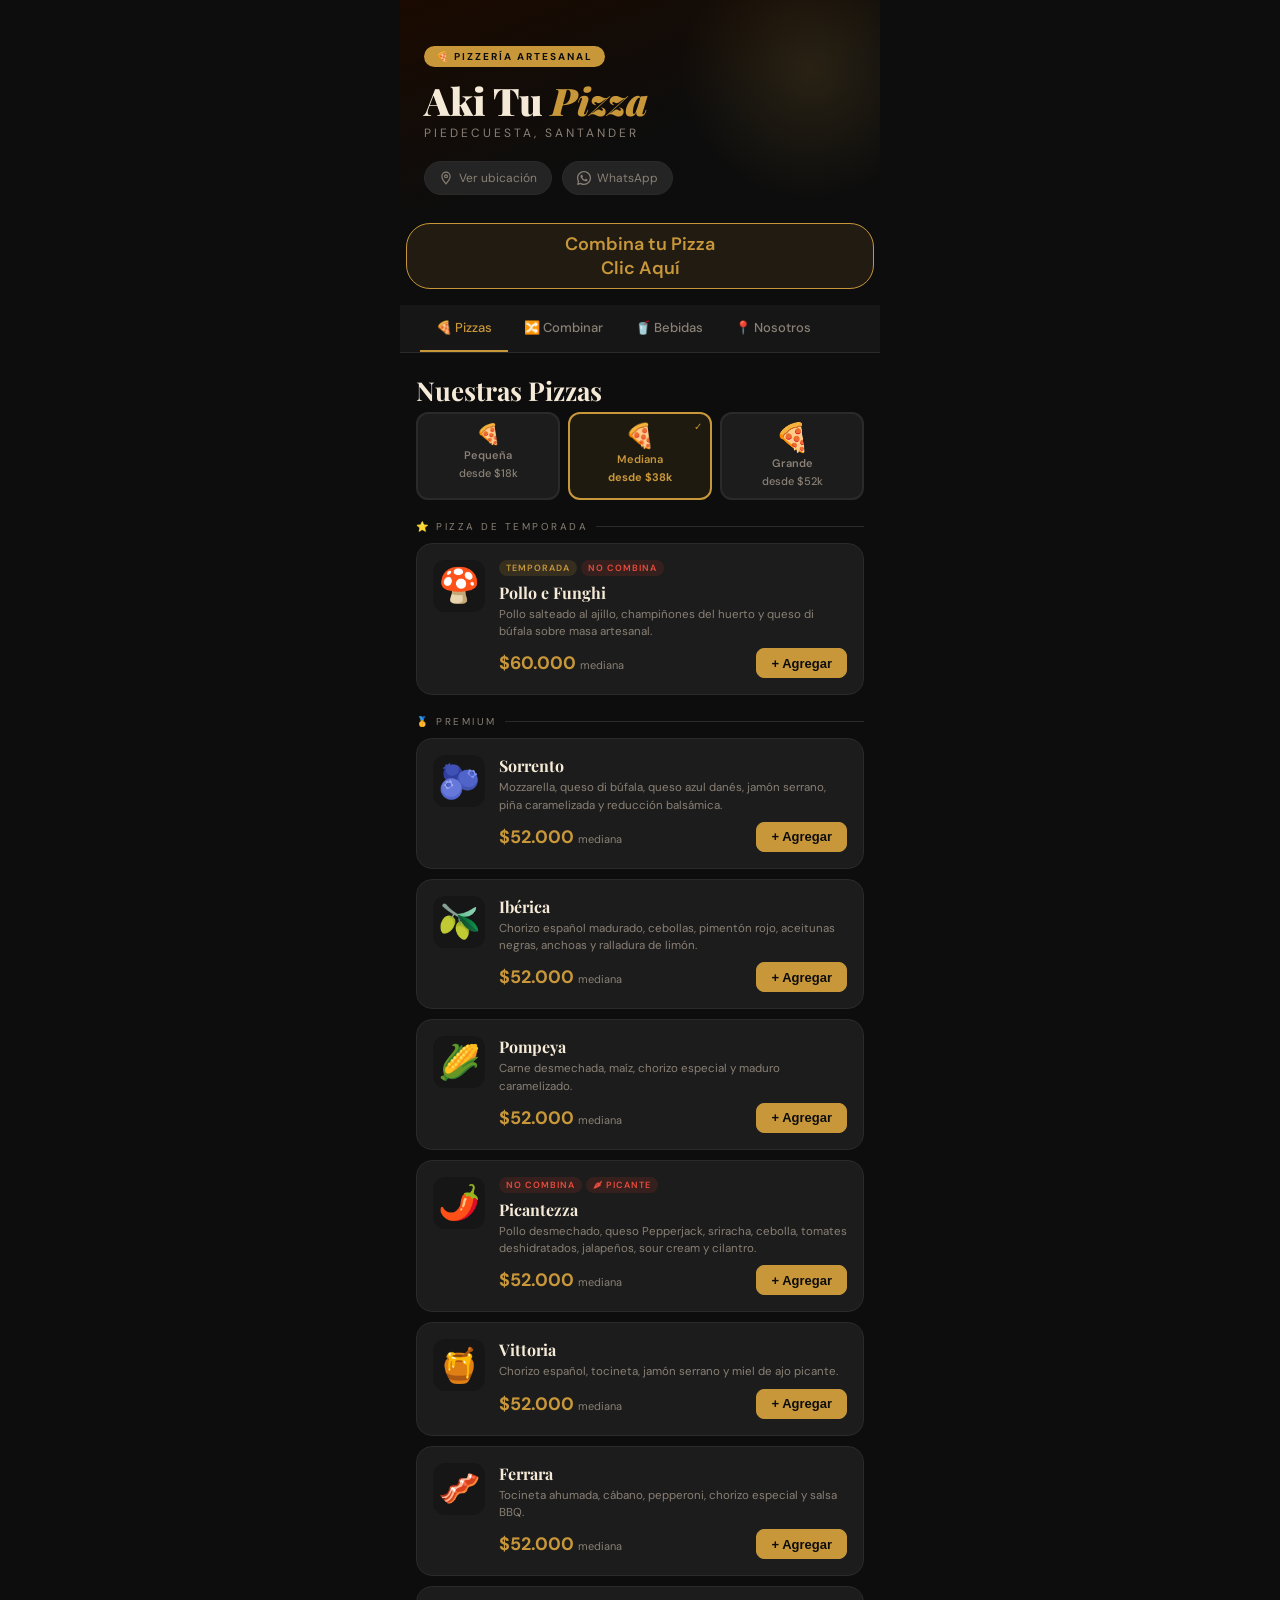
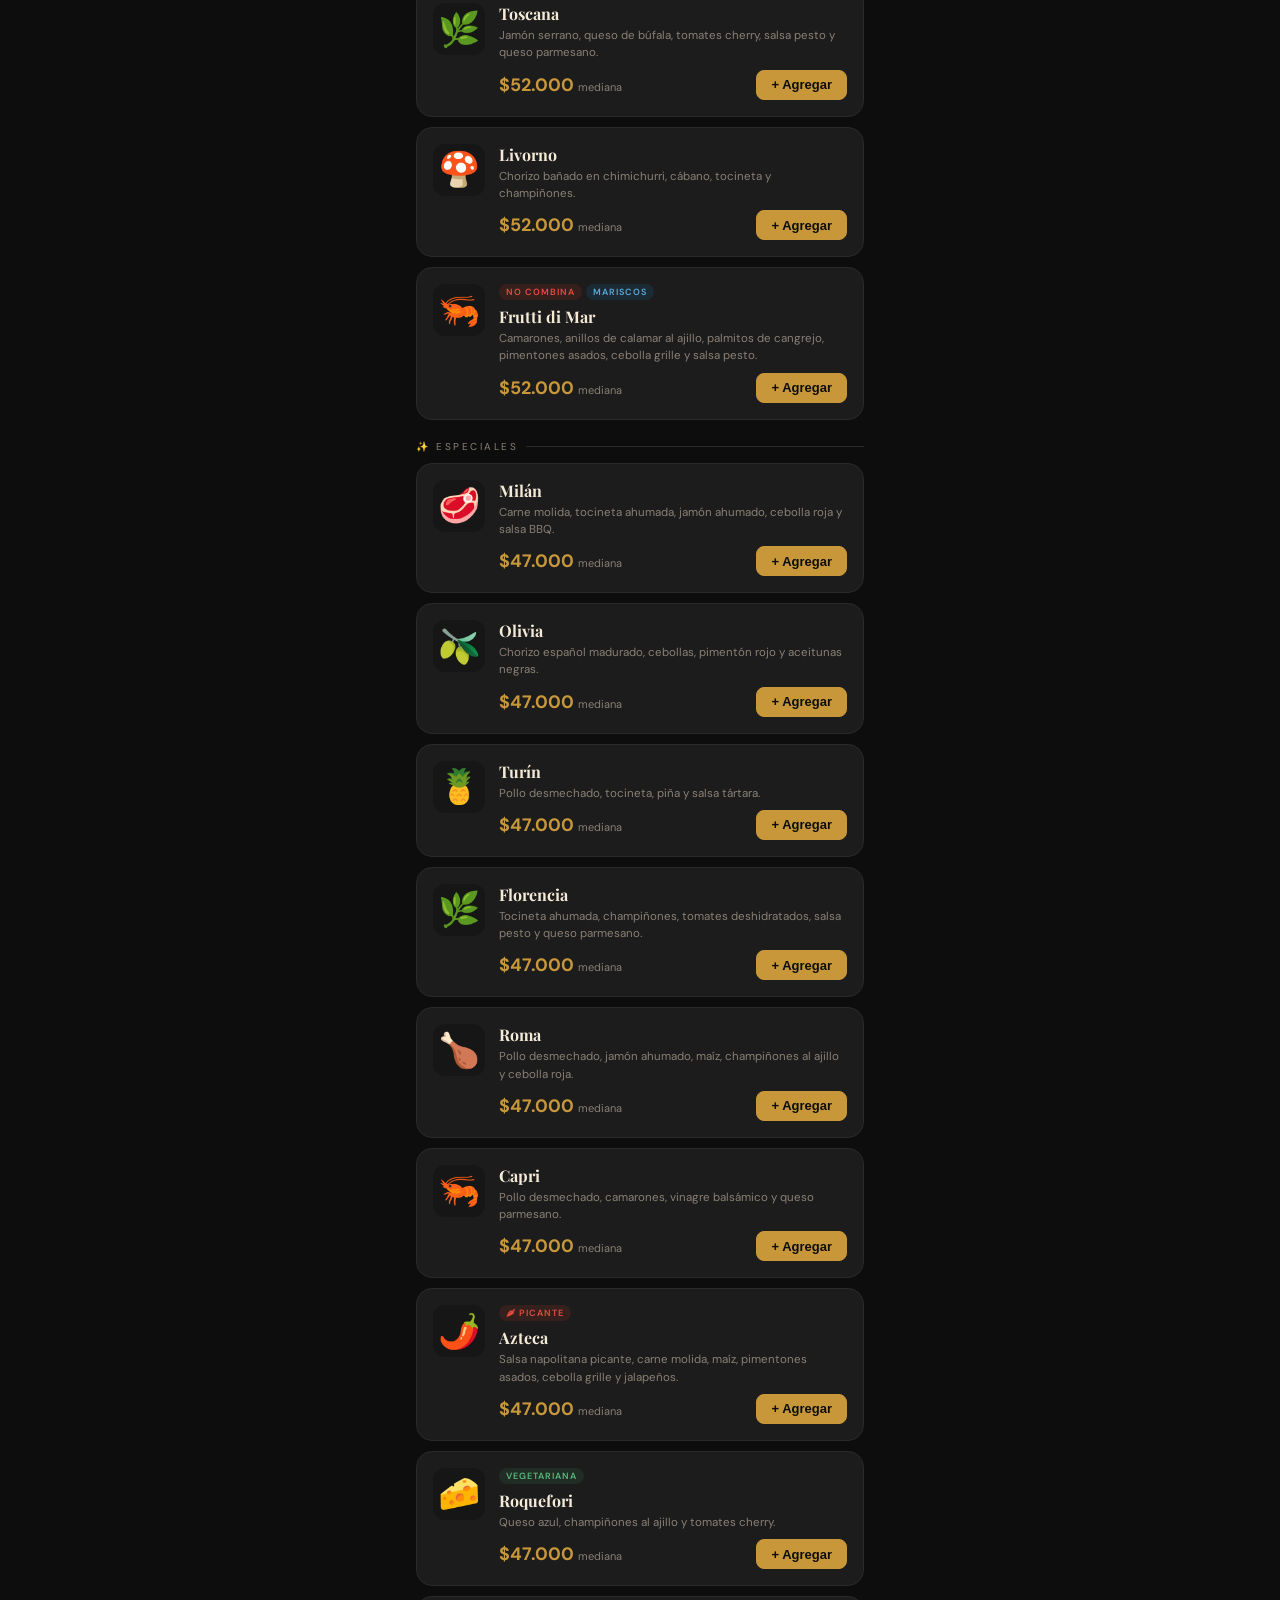
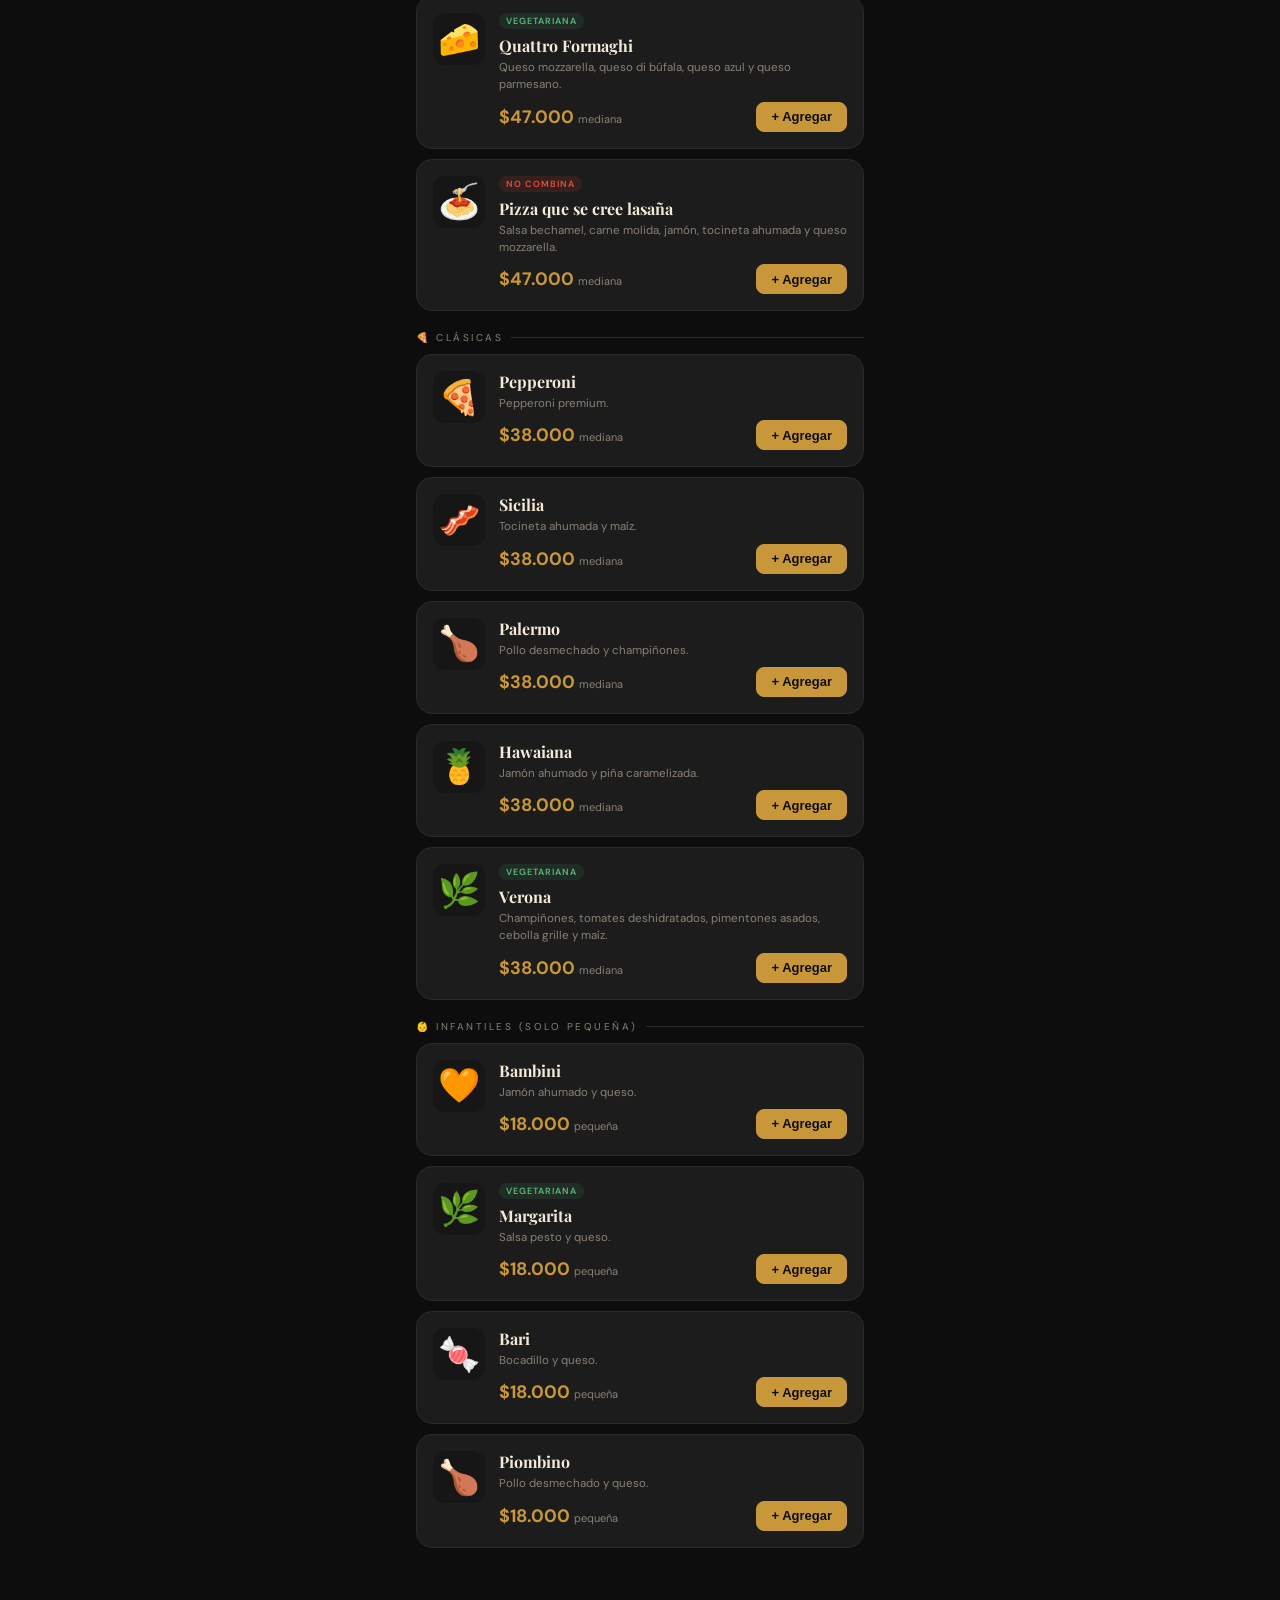
<file: index.html>
<!DOCTYPE html>
<html lang="es">
<head>
<meta charset="UTF-8">
<meta name="viewport" content="width=device-width, initial-scale=1.0, maximum-scale=1.0">
<title>Aki Tu Pizza – Piedecuesta</title>
<link href="https://fonts.googleapis.com/css2?family=Playfair+Display:ital,wght@0,700;0,900;1,700&family=DM+Sans:wght@300;400;500;600&display=swap" rel="stylesheet">
<style>
  :root {
    --bg: #0d0d0d;
    --surface: #161616;
    --card: #1c1c1c;
    --border: #2a2a2a;
    --gold: #c8973a;
    --gold-light: #e8b860;
    --red: #c0392b;
    --red-light: #e74c3c;
    --cream: #f5ead7;
    --text: #f0e8d8;
    --muted: #8a8075;
    --pill-bg: #242424;
    --green: #25D366;
  }
  * { margin: 0; padding: 0; box-sizing: border-box; -webkit-tap-highlight-color: transparent; }
  html { scroll-behavior: smooth; }
  body {
    background: var(--bg);
    color: var(--text);
    font-family: 'DM Sans', sans-serif;
    min-height: 100vh;
    max-width: 480px;
    margin: 0 auto;
    position: relative;
    overflow-x: hidden;
  }

  /* SPLASH */
  .splash {
    position: fixed; inset: 0;
    background: var(--bg);
    display: flex; flex-direction: column; align-items: center; justify-content: center;
    z-index: 999;
    transition: opacity 0.5s;
  }
  .splash.hidden { opacity: 0; pointer-events: none; }
  .splash-title { font-family: 'Playfair Display', serif; font-size: 42px; font-weight: 900; color: var(--cream); }
  .splash-title span { color: var(--gold); font-style: italic; }
  .splash-sub { font-size: 12px; letter-spacing: 3px; text-transform: uppercase; color: var(--muted); margin-top: 6px; }
  .splash-loader { margin-top: 40px; width: 36px; height: 36px; border: 3px solid var(--border); border-top-color: var(--gold); border-radius: 50%; animation: spin 0.8s linear infinite; }
  @keyframes spin { to { transform: rotate(360deg); } }

  /* HERO */
  .hero { background: linear-gradient(160deg, #1a0a00 0%, #0d0d0d 60%); padding: 0; position: relative; overflow: hidden; }
  .hero::before { content: ''; position: absolute; top: -60px; right: -60px; width: 260px; height: 260px; background: radial-gradient(circle, rgba(200,151,58,0.15) 0%, transparent 70%); border-radius: 50%; }
  .hero-inner { padding: 44px 24px 12px; position: relative; z-index: 1; }
  .hero-badge { display: inline-block; background: var(--gold); color: #0d0d0d; font-size: 10px; font-weight: 700; letter-spacing: 2px; text-transform: uppercase; padding: 4px 12px; border-radius: 20px; margin-bottom: 14px; }
  .hero-title { font-family: 'Playfair Display', serif; font-size: 38px; font-weight: 900; line-height: 1.05; color: var(--cream); margin-bottom: 4px; }
  .hero-title span { color: var(--gold); font-style: italic; }
  .hero-sub { font-size: 12px; letter-spacing: 3px; text-transform: uppercase; color: var(--muted); margin-bottom: 20px; }
  .hero-actions { display: flex; gap: 10px; flex-wrap: wrap; }
  .btn-pill { display: flex; align-items: center; gap: 6px; background: var(--pill-bg); border: 1px solid var(--border); color: var(--muted); font-size: 12px; padding: 8px 14px; border-radius: 24px; text-decoration: none; transition: border-color .2s, color .2s; }
  .btn-pill:hover { border-color: var(--gold); color: var(--gold); }
  .btn-pill svg { width: 14px; height: 14px; }

  /* NAV */
  .nav-tabs { display: flex; gap: 0; overflow-x: auto; padding: 0 20px; background: var(--surface); border-bottom: 1px solid var(--border); scrollbar-width: none; position: sticky; top: 0; z-index: 100; }
  .nav-tabs::-webkit-scrollbar { display: none; }
  .tab-btn { flex-shrink: 0; background: none; border: none; color: var(--muted); font-family: 'DM Sans', sans-serif; font-size: 13px; font-weight: 500; padding: 14px 16px; cursor: pointer; border-bottom: 2px solid transparent; transition: color .2s, border-color .2s; white-space: nowrap; }
  .tab-btn.active { color: var(--gold); border-bottom-color: var(--gold); }

  /* SECTIONS */
  .section { display: none; padding: 20px 16px 120px; }
  .section.active { display: block; }
  .section-title { font-family: 'Playfair Display', serif; font-size: 26px; font-weight: 700; color: var(--cream); margin-bottom: 4px; }
  .section-desc { font-size: 12px; color: var(--muted); margin-bottom: 20px; line-height: 1.6; }
  .cat-label { font-size: 10px; letter-spacing: 2.5px; text-transform: uppercase; color: var(--muted); margin: 20px 0 10px; display: flex; align-items: center; gap: 8px; }
  .cat-label::after { content: ''; flex: 1; height: 1px; background: var(--border); }

  /* SIZE SELECTOR */
  .size-selector { display: flex; gap: 8px; margin-bottom: 20px; }
  .size-btn {
    flex: 1; background: var(--card); border: 2px solid var(--border); color: var(--muted);
    font-family: 'DM Sans', sans-serif; font-size: 12px; font-weight: 500;
    padding: 10px 6px; border-radius: 12px; cursor: pointer;
    transition: border-color .2s, color .2s, background .2s;
    display: flex; flex-direction: column; align-items: center; gap: 4px;
    position: relative;
  }
  .size-btn .sz-icon { font-size: 20px; line-height: 1; }
  .size-btn .sz-label { font-size: 11px; font-weight: 600; }
  .size-btn .sz-price { font-size: 11px; color: var(--muted); transition: color .2s; }
  .size-btn.active { background: #1f1a0f; border-color: var(--gold); color: var(--cream); }
  .size-btn.active .sz-price { color: var(--gold); font-weight: 700; }
  .size-btn.active .sz-label { color: var(--gold); }
  .size-btn.unavailable { opacity: 0.3; cursor: not-allowed; }
  .size-check { position: absolute; top: 6px; right: 8px; font-size: 10px; color: var(--gold); display: none; }
  .size-btn.active .size-check { display: block; }

  /* PIZZA CARDS */
  .pizza-grid { display: flex; flex-direction: column; gap: 10px; }
  .pizza-card { background: var(--card); border: 1px solid var(--border); border-radius: 16px; padding: 16px; display: flex; align-items: flex-start; gap: 14px; transition: border-color .2s; position: relative; overflow: hidden; }
  .pizza-card.in-cart { border-color: var(--red); }
  .pizza-emoji { font-size: 34px; flex-shrink: 0; width: 52px; height: 52px; background: var(--surface); border-radius: 12px; display: flex; align-items: center; justify-content: center; }
  .pizza-info { flex: 1; min-width: 0; }
  .pizza-name { font-family: 'Playfair Display', serif; font-size: 16px; font-weight: 700; color: var(--cream); margin-bottom: 3px; }
  .pizza-desc { font-size: 11.5px; color: var(--muted); line-height: 1.5; margin-bottom: 8px; }
  .pizza-footer { display: flex; align-items: center; justify-content: space-between; }
  .pizza-price { font-size: 18px; font-weight: 700; color: var(--gold); }
  .pizza-price .currency { font-size: 11px; font-weight: 400; color: var(--muted); }
  .pizza-tags { display: flex; gap: 4px; flex-wrap: wrap; margin-bottom: 6px; }
  .tag { font-size: 9px; letter-spacing: 1px; text-transform: uppercase; padding: 2px 7px; border-radius: 10px; font-weight: 600; }
  .tag-season { background: rgba(200,151,58,0.15); color: var(--gold); }
  .tag-nocombine { background: rgba(192,57,43,0.15); color: var(--red-light); }
  .tag-veggie { background: rgba(46,139,87,0.15); color: #5cb87a; }
  .tag-hot { background: rgba(192,57,43,0.15); color: var(--red-light); }
  .tag-seafood { background: rgba(30,120,180,0.15); color: #5aabda; }

  /* QTY CONTROL */
  .qty-control { display: flex; align-items: center; gap: 0; }
  .qty-btn { background: var(--surface); border: 1px solid var(--border); color: var(--cream); width: 30px; height: 30px; font-size: 16px; cursor: pointer; display: flex; align-items: center; justify-content: center; transition: background .15s; font-weight: 700; }
  .qty-btn:first-child { border-radius: 8px 0 0 8px; }
  .qty-btn:last-child { border-radius: 0 8px 8px 0; border-color: var(--gold); background: var(--gold); color: #0d0d0d; }
  .qty-btn:last-child:active { opacity: .8; }
  .qty-btn.minus { border-color: var(--red); background: rgba(192,57,43,0.15); color: var(--red-light); }
  .qty-display { background: var(--surface); border-top: 1px solid var(--border); border-bottom: 1px solid var(--border); min-width: 30px; height: 30px; display: flex; align-items: center; justify-content: center; font-size: 13px; font-weight: 700; color: var(--cream); }

  /* COMBINE TAB */
  .steps-bar { display: flex; align-items: center; gap: 0; margin-bottom: 24px; background: var(--surface); border: 1px solid var(--border); border-radius: 14px; overflow: hidden; }
  .step { flex: 1; padding: 12px 8px; text-align: center; border-right: 1px solid var(--border); transition: background .3s; cursor: default; }
  .step:last-child { border-right: none; }
  .step .step-num { width: 22px; height: 22px; border-radius: 50%; background: var(--border); color: var(--muted); font-size: 11px; font-weight: 700; display: flex; align-items: center; justify-content: center; margin: 0 auto 4px; transition: background .3s, color .3s; }
  .step .step-label { font-size: 10px; color: var(--muted); letter-spacing: .5px; line-height: 1.3; }
  .step.active { background: #1f1a0f; }
  .step.active .step-num { background: var(--gold); color: #0d0d0d; }
  .step.active .step-label { color: var(--gold); }
  .step.done { background: rgba(200,151,58,0.05); }
  .step.done .step-num { background: rgba(200,151,58,0.3); color: var(--gold); }
  .step.done .step-label { color: var(--cream); }
  .combine-panel { display: none; }
  .combine-panel.active { display: block; }
  .combine-size-grid { display: flex; gap: 10px; }
  .combine-size-option { flex: 1; background: var(--card); border: 2px solid var(--border); border-radius: 16px; padding: 18px 10px; cursor: pointer; text-align: center; transition: all .2s; }
  .combine-size-option:hover { border-color: var(--gold); }
  .combine-size-option.selected { border-color: var(--gold); background: #1f1a0f; }
  .combine-size-option .cso-icon { font-size: 32px; margin-bottom: 8px; }
  .combine-size-option .cso-name { font-size: 14px; font-weight: 700; color: var(--cream); margin-bottom: 4px; }
  .combine-size-option .cso-price { font-size: 11px; color: var(--muted); }
  .combine-size-option.selected .cso-name { color: var(--gold); }
  .combine-size-option.selected .cso-price { color: var(--gold-light); }
  .step-next-btn { display: block; width: 100%; margin-top: 16px; padding: 14px; background: var(--gold); color: #0d0d0d; border: none; border-radius: 12px; font-family: 'DM Sans', sans-serif; font-size: 15px; font-weight: 700; cursor: pointer; transition: opacity .2s; }
  .step-next-btn:disabled { opacity: 0.3; cursor: not-allowed; }
  .combine-slot-mini { background: var(--card); border: 2px dashed var(--border); border-radius: 14px; padding: 14px 16px; display: flex; align-items: center; gap: 12px; margin-bottom: 16px; min-height: 70px; transition: border-color .2s, border-style .2s; }
  .combine-slot-mini.filled { border-style: solid; border-color: var(--gold); }
  .combine-slot-mini .slot-num { width: 28px; height: 28px; border-radius: 50%; background: var(--border); color: var(--muted); font-size: 12px; font-weight: 700; display: flex; align-items: center; justify-content: center; flex-shrink: 0; }
  .combine-slot-mini.filled .slot-num { background: var(--gold); color: #0d0d0d; }
  .combine-slot-mini .slot-content { flex: 1; }
  .combine-slot-mini .slot-hint { font-size: 12px; color: var(--muted); }
  .combine-slot-mini .slot-pizza-name { font-size: 14px; font-weight: 700; color: var(--cream); }
  .combine-slot-mini .slot-pizza-price { font-size: 12px; color: var(--gold); }
  .combine-slot-mini .slot-emoji { font-size: 22px; }
  .slot-clear-btn { background: none; border: none; color: var(--muted); font-size: 18px; cursor: pointer; padding: 4px; flex-shrink: 0; }
  .combine-pizza-list { display: flex; flex-direction: column; gap: 8px; }
  .combine-pizza-row { background: var(--card); border: 1px solid var(--border); border-radius: 12px; padding: 12px 14px; display: flex; align-items: center; gap: 10px; cursor: pointer; transition: border-color .2s, background .2s; }
  .combine-pizza-row:hover:not(.disabled) { border-color: var(--gold); background: #1a1500; }
  .combine-pizza-row.disabled { opacity: 0.35; cursor: not-allowed; }
  .combine-pizza-row.in-slot-1 { border-color: var(--gold); background: #1a1500; }
  .combine-pizza-row.in-slot-2 { border-color: #e8b860; background: #1a1500; }
  .cpr-emoji { font-size: 24px; }
  .cpr-info { flex: 1; }
  .cpr-name { font-size: 13px; font-weight: 600; color: var(--cream); }
  .cpr-desc { font-size: 11px; color: var(--muted); margin-top: 1px; }
  .cpr-price { font-size: 14px; font-weight: 700; color: var(--gold); flex-shrink: 0; }
  .cpr-slot-badge { font-size: 10px; font-weight: 700; padding: 2px 7px; border-radius: 10px; flex-shrink: 0; }
  .cpr-slot-badge.s1 { background: rgba(200,151,58,0.2); color: var(--gold); }
  .cpr-slot-badge.s2 { background: rgba(232,184,96,0.2); color: #e8b860; }
  .combine-summary { background: linear-gradient(135deg, #1f1200, #1c1c1c); border: 1px solid var(--gold); border-radius: 16px; padding: 20px; margin-top: 8px; }
  .cs-title { font-family: 'Playfair Display', serif; font-size: 18px; color: var(--cream); margin-bottom: 12px; }
  .cs-halves { display: flex; gap: 8px; margin-bottom: 16px; }
  .cs-half { flex: 1; background: var(--card); border-radius: 12px; padding: 12px 10px; text-align: center; }
  .cs-half .ch-emoji { font-size: 24px; }
  .cs-half .ch-name { font-size: 12px; font-weight: 600; color: var(--cream); margin-top: 4px; }
  .cs-half .ch-price { font-size: 11px; color: var(--muted); }
  .cs-divider { display: flex; align-items: center; justify-content: center; font-size: 20px; flex-shrink: 0; padding-top: 8px; }
  .cs-pricing { border-top: 1px solid var(--border); padding-top: 14px; }
  .cs-rule { font-size: 11px; color: var(--muted); margin-bottom: 6px; display: flex; align-items: center; gap: 6px; }
  .cs-rule::before { content: 'ℹ️'; }
  .cs-total { font-size: 28px; font-weight: 700; color: var(--gold); margin-bottom: 14px; }
  .btn-add-combo { display: flex; align-items: center; justify-content: center; gap: 8px; background: var(--green); color: #fff; border: none; border-radius: 12px; padding: 14px; width: 100%; font-family: 'DM Sans', sans-serif; font-size: 15px; font-weight: 700; cursor: pointer; }
  .btn-restart { display: block; width: 100%; margin-top: 10px; padding: 10px; background: none; border: 1px solid var(--border); color: var(--muted); border-radius: 10px; font-family: 'DM Sans', sans-serif; font-size: 13px; cursor: pointer; }

  /* BEBIDAS */
  .drink-grid { display: flex; flex-direction: column; gap: 8px; }
  .drink-card { background: var(--card); border: 1px solid var(--border); border-radius: 14px; padding: 14px 16px; display: flex; align-items: center; gap: 12px; }
  .drink-card.in-cart { border-color: rgba(200,151,58,0.5); }
  .drink-emoji { font-size: 26px; width: 44px; height: 44px; background: var(--surface); border-radius: 10px; display: flex; align-items: center; justify-content: center; flex-shrink: 0; }
  .drink-info { flex: 1; }
  .drink-name { font-size: 14px; font-weight: 600; color: var(--cream); }
  .drink-desc { font-size: 11px; color: var(--muted); line-height: 1.4; margin-top: 1px; }
  .drink-price { font-size: 14px; font-weight: 700; color: var(--gold); flex-shrink: 0; margin-right: 8px; }
  .drink-qty { display: flex; align-items: center; gap: 0; flex-shrink: 0; }
  .dqty-btn { width: 32px; height: 32px; border-radius: 50%; border: none; font-size: 18px; font-weight: 700; cursor: pointer; display: flex; align-items: center; justify-content: center; transition: transform .1s; }
  .dqty-btn:active { transform: scale(0.88); }
  .dqty-add { background: var(--gold); color: #0d0d0d; }
  .dqty-minus { background: rgba(192,57,43,0.2); color: var(--red-light); margin-right: 6px; }
  .dqty-count { min-width: 20px; text-align: center; font-size: 15px; font-weight: 700; color: var(--cream); }

  /* CART */
  .cart-bar { position: fixed; bottom: 0; left: 50%; transform: translateX(-50%); width: 100%; max-width: 480px; background: var(--surface); border-top: 1px solid var(--border); padding: 12px 20px 20px; z-index: 200; display: none; }
  .cart-bar.visible { display: block; }
  .cart-bar-inner { display: flex; align-items: center; gap: 12px; }
  .cart-count { background: var(--red); color: #fff; border-radius: 50%; width: 28px; height: 28px; display: flex; align-items: center; justify-content: center; font-size: 13px; font-weight: 700; flex-shrink: 0; }
  .cart-summary { flex: 1; }
  .cart-summary .items { font-size: 11px; color: var(--muted); }
  .cart-summary .total { font-size: 16px; font-weight: 700; color: var(--gold); }
  .btn-whatsapp { display: flex; align-items: center; gap: 8px; background: var(--green); color: #fff; font-family: 'DM Sans', sans-serif; font-weight: 700; font-size: 14px; padding: 13px 20px; border: none; border-radius: 14px; cursor: pointer; flex-shrink: 0; }

  /* MODAL */
  .modal-overlay { display: none; position: fixed; inset: 0; background: rgba(0,0,0,0.85); z-index: 300; align-items: flex-end; justify-content: center; }
  .modal-overlay.open { display: flex; }
  .modal { background: var(--surface); border-radius: 24px 24px 0 0; width: 100%; max-width: 480px; max-height: 90vh; overflow-y: auto; padding: 0 0 32px; border-top: 1px solid var(--border); }
  .modal-handle { width: 40px; height: 4px; background: var(--border); border-radius: 2px; margin: 14px auto 20px; }
  .modal-title { font-family: 'Playfair Display', serif; font-size: 22px; font-weight: 700; color: var(--cream); padding: 0 20px; margin-bottom: 16px; }
  .cart-item { display: flex; align-items: flex-start; gap: 12px; padding: 12px 20px; border-bottom: 1px solid var(--border); }
  .cart-item-emoji { font-size: 24px; flex-shrink: 0; }
  .cart-item-info { flex: 1; }
  .cart-item-name { font-size: 14px; font-weight: 600; color: var(--cream); }
  .cart-item-details { font-size: 12px; color: var(--muted); margin-top: 2px; }
  .cart-item-price { font-size: 15px; font-weight: 700; color: var(--gold); flex-shrink: 0; }
  .cart-item-remove { background: none; border: none; color: var(--muted); font-size: 18px; cursor: pointer; padding: 0 4px; flex-shrink: 0; }
  .cart-total-row { display: flex; justify-content: space-between; align-items: center; padding: 16px 20px; border-top: 1px solid var(--border); }
  .cart-total-label { font-size: 14px; color: var(--muted); }
  .cart-grand-total { font-size: 22px; font-weight: 700; color: var(--gold); }

  /* CUSTOMER INFO — nuevo */
  .customer-info-section {
    margin: 0 20px 16px;
    background: #111;
    border: 1px solid var(--border);
    border-radius: 14px;
    overflow: hidden;
  }
  .customer-info-header {
    background: #1a1300;
    border-bottom: 1px solid var(--border);
    padding: 10px 14px;
    font-size: 11px;
    letter-spacing: 1.5px;
    text-transform: uppercase;
    color: var(--gold);
    font-weight: 700;
  }
  .customer-field {
    display: flex;
    align-items: center;
    gap: 10px;
    padding: 12px 14px;
    border-bottom: 1px solid var(--border);
  }
  .customer-field:last-child { border-bottom: none; }
  .customer-field-icon { font-size: 16px; flex-shrink: 0; width: 20px; text-align: center; }
  .customer-field input, .customer-field textarea {
    background: none;
    border: none;
    color: var(--text);
    font-family: 'DM Sans', sans-serif;
    font-size: 13px;
    width: 100%;
    outline: none;
    resize: none;
  }
  .customer-field input::placeholder, .customer-field textarea::placeholder { color: var(--muted); }
  .customer-field.required-field .customer-field-icon::after {
    content: '*';
    color: var(--red-light);
    font-size: 10px;
    vertical-align: super;
  }

  /* Status de envío */
  .send-status {
    margin: 0 20px 12px;
    padding: 10px 14px;
    border-radius: 10px;
    font-size: 12px;
    display: none;
    align-items: center;
    gap: 8px;
  }
  .send-status.sending { display: flex; background: rgba(200,151,58,0.1); border: 1px solid rgba(200,151,58,0.3); color: var(--gold); }
  .send-status.success { display: flex; background: rgba(37,211,102,0.1); border: 1px solid rgba(37,211,102,0.3); color: #25D366; }
  .send-status.error { display: flex; background: rgba(192,57,43,0.1); border: 1px solid rgba(192,57,43,0.3); color: var(--red-light); }
  .status-spinner { width: 14px; height: 14px; border: 2px solid rgba(200,151,58,0.3); border-top-color: var(--gold); border-radius: 50%; animation: spin 0.8s linear infinite; flex-shrink: 0; }

  .modal-note { margin: 0 20px 16px; background: #1a1200; border: 1px solid rgba(200,151,58,0.3); border-radius: 10px; padding: 10px 14px; }
  .modal-note label { font-size: 12px; color: var(--muted); display: block; margin-bottom: 6px; }
  .modal-note textarea { background: none; border: none; color: var(--text); font-family: 'DM Sans', sans-serif; font-size: 13px; width: 100%; resize: none; outline: none; min-height: 60px; }
  .btn-send-order { display: flex; align-items: center; justify-content: center; gap: 10px; background: var(--green); color: #fff; font-family: 'DM Sans', sans-serif; font-weight: 700; font-size: 16px; padding: 16px; border: none; border-radius: 14px; cursor: pointer; width: calc(100% - 40px); margin: 0 20px; }
  .btn-send-order:disabled { opacity: 0.5; cursor: not-allowed; }
  .btn-clear-cart { display: block; background: none; border: 1px solid var(--border); color: var(--muted); font-family: 'DM Sans', sans-serif; font-size: 13px; padding: 10px; border-radius: 10px; cursor: pointer; width: calc(100% - 40px); margin: 10px 20px 0; text-align: center; }
  .field-error { color: var(--red-light); font-size: 11px; padding: 0 14px 8px; }

  /* ABOUT */
  .about-card { background: var(--card); border: 1px solid var(--border); border-radius: 16px; padding: 20px; margin-bottom: 12px; }
  .about-card h3 { font-family: 'Playfair Display', serif; font-size: 18px; color: var(--cream); margin-bottom: 8px; }
  .about-card p { font-size: 13px; color: var(--muted); line-height: 1.6; }
  .about-card a { color: var(--gold); text-decoration: none; }
  .empty-state { text-align: center; padding: 40px 20px; color: var(--muted); }
  .empty-state .icon { font-size: 48px; margin-bottom: 12px; }
  .empty-state p { font-size: 14px; line-height: 1.6; }

  @keyframes pulse { 0%,100%{transform:scale(1) translateX(-50%)} 50%{transform:scale(1.02) translateX(-49%)} }
  .cart-bar.bounce { animation: pulse 0.3s ease; }
  @keyframes fadeIn { from{opacity:0;transform:translateY(8px)} to{opacity:1;transform:translateY(0)} }
  .combine-panel.active { animation: fadeIn .25s ease; }
</style>
</head>
<body>

<div class="splash" id="splash">
  <div class="splash-title">Aki Tu <span>Pizza</span></div>
  <div class="splash-sub">Piedecuesta</div>
  <div class="splash-loader"></div>
</div>

<div class="hero">
  <div class="hero-inner">
    <div class="hero-badge">🍕 Pizzería Artesanal</div>
    <div class="hero-title">Aki Tu <span>Pizza</span></div>
    <div class="hero-sub">Piedecuesta, Santander</div>
    <div class="hero-actions">
      <a href="https://maps.app.goo.gl/2JH19VigtJKZnsM77" target="_blank" class="btn-pill">
        <svg viewBox="0 0 24 24" fill="none" stroke="currentColor" stroke-width="2"><path d="M12 2C8.13 2 5 5.13 5 9c0 5.25 7 13 7 13s7-7.75 7-13c0-3.87-3.13-7-7-7z"/><circle cx="12" cy="9" r="2.5"/></svg>
        Ver ubicación
      </a>
      <a href="https://wa.me/573053698712" target="_blank" class="btn-pill">
        <svg viewBox="0 0 24 24" fill="currentColor"><path d="M17.472 14.382c-.297-.149-1.758-.867-2.03-.967-.273-.099-.471-.148-.67.15-.197.297-.767.966-.94 1.164-.173.199-.347.223-.644.075-.297-.15-1.255-.463-2.39-1.475-.883-.788-1.48-1.761-1.653-2.059-.173-.297-.018-.458.13-.606.134-.133.298-.347.446-.52.149-.174.198-.298.298-.497.099-.198.05-.371-.025-.52-.075-.149-.669-1.612-.916-2.207-.242-.579-.487-.5-.669-.51-.173-.008-.371-.01-.57-.01-.198 0-.52.074-.792.372-.272.297-1.04 1.016-1.04 2.479 0 1.462 1.065 2.875 1.213 3.074.149.198 2.096 3.2 5.077 4.487.709.306 1.262.489 1.694.625.712.227 1.36.195 1.871.118.571-.085 1.758-.719 2.006-1.413.248-.694.248-1.289.173-1.413-.074-.124-.272-.198-.57-.347z"/><path d="M12 0C5.373 0 0 5.373 0 12c0 2.1.546 4.07 1.5 5.786L0 24l6.34-1.47A11.93 11.93 0 0 0 12 24c6.627 0 12-5.373 12-12S18.627 0 12 0zm0 21.818a9.797 9.797 0 0 1-5.015-1.378l-.36-.213-3.73.866.9-3.617-.234-.373A9.77 9.77 0 0 1 2.182 12C2.182 6.57 6.57 2.182 12 2.182S21.818 6.57 21.818 12 17.43 21.818 12 21.818z"/></svg>
        WhatsApp
      </a>
    </div>
    
  </div>
</div>
  <a href="#" onclick="showTab('combinar'); return false;" class="btn-pill" 
   style="border-color:var(--gold);color:var(--gold);background:rgba(200,151,58,0.1);font-weight:600;display: flex;flex-direction: row;flex-wrap: wrap;align-content: center;justify-content: center;font-size: 18px;margin: 16px 6px;text-align:center;">
   Combina tu Pizza <br> Clic Aquí
</a>
<div class="nav-tabs">

  <button class="tab-btn active" onclick="showTab('pizzas')">🍕 Pizzas</button>
 <button class="tab-btn" onclick="showTab('combinar')">🔀 Combinar</button>
  <button class="tab-btn" onclick="showTab('bebidas')">🥤 Bebidas</button>
  <button class="tab-btn" onclick="showTab('nosotros')">📍 Nosotros</button>
</div>

<!-- PIZZAS -->
<div id="tab-pizzas" class="section active">
  <div class="section-title">Nuestras Pizzas</div>
  <div class="size-selector" id="sizeSelector">
    <button class="size-btn" onclick="setSize('pequeña')" data-size="pequeña">
      <span class="size-check">✓</span>
      <span class="sz-icon">🍕</span>
      <span class="sz-label">Pequeña</span>
      <span class="sz-price" id="sp-pequena">desde $18k</span>
    </button>
    <button class="size-btn active" onclick="setSize('mediana')" data-size="mediana">
      <span class="size-check">✓</span>
      <span class="sz-icon" style="font-size:24px">🍕</span>
      <span class="sz-label">Mediana</span>
      <span class="sz-price" id="sp-mediana">desde $38k</span>
    </button>
    <button class="size-btn" onclick="setSize('grande')" data-size="grande">
      <span class="size-check">✓</span>
      <span class="sz-icon" style="font-size:28px">🍕</span>
      <span class="sz-label">Grande</span>
      <span class="sz-price" id="sp-grande">desde $52k</span>
    </button>
  </div>
  <div id="pizzaList"></div>
</div>

<!-- COMBINAR -->
<div id="tab-combinar" class="section">
  <div class="steps-bar">
    <div class="step active" id="step-ind-1"><div class="step-num">1</div><div class="step-label">Elige<br>tamaño</div></div>
    <div class="step" id="step-ind-2"><div class="step-num">2</div><div class="step-label">Mitad<br>1</div></div>
    <div class="step" id="step-ind-3"><div class="step-num">3</div><div class="step-label">Mitad<br>2</div></div>
    <div class="step" id="step-ind-4"><div class="step-num">4</div><div class="step-label">Tu<br>pedido</div></div>
  </div>
  <div class="combine-panel active" id="cpanel-1">
    <div class="section-title" style="margin-bottom:16px">¿Qué tamaño?</div>
    <div class="combine-size-grid">
      <div class="combine-size-option" onclick="selectCombineSize('pequeña', this)"><div class="cso-icon">🍕</div><div class="cso-name">Pequeña</div><div class="cso-price">desde $20.000</div></div>
      <div class="combine-size-option selected" onclick="selectCombineSize('mediana', this)"><div class="cso-icon" style="font-size:40px">🍕</div><div class="cso-name">Mediana</div><div class="cso-price">desde $38.000</div></div>
      <div class="combine-size-option" onclick="selectCombineSize('grande', this)"><div class="cso-icon" style="font-size:44px">🍕</div><div class="cso-name">Grande</div><div class="cso-price">desde $52.000</div></div>
    </div>
    <button class="step-next-btn" onclick="goToStep(2)">Elegir pizzas →</button>
  </div>
  <div class="combine-panel" id="cpanel-2">
    <div class="section-title" style="margin-bottom:14px">Elige tus dos mitades</div>
    <div class="combine-slot-mini" id="cslot-1">
      <div class="slot-num">1</div>
      <div class="slot-content">
        <div class="slot-hint" id="cslot1-hint">Toca una pizza abajo</div>
        <div class="slot-pizza-name" id="cslot1-name" style="display:none"></div>
        <div class="slot-pizza-price" id="cslot1-price" style="display:none"></div>
      </div>
      <span class="slot-emoji" id="cslot1-emoji"></span>
      <button class="slot-clear-btn" id="cslot1-clear" onclick="clearSlot(1)" style="display:none">✕</button>
    </div>
    <div class="combine-slot-mini" id="cslot-2">
      <div class="slot-num">2</div>
      <div class="slot-content">
        <div class="slot-hint" id="cslot2-hint">Toca una pizza abajo</div>
        <div class="slot-pizza-name" id="cslot2-name" style="display:none"></div>
        <div class="slot-pizza-price" id="cslot2-price" style="display:none"></div>
      </div>
      <span class="slot-emoji" id="cslot2-emoji"></span>
      <button class="slot-clear-btn" id="cslot2-clear" onclick="clearSlot(2)" style="display:none">✕</button>
    </div>
    <button class="step-next-btn" id="btn-go-summary" onclick="goToStep(4)" disabled>Ver resumen y precio →</button>
    <div class="cat-label" style="margin-top:20px">Pizzas combinables</div>
    <div class="combine-pizza-list" id="combineList"></div>
  </div>
  <div class="combine-panel" id="cpanel-4">
    <div class="combine-summary" id="combineSummary"></div>
    <button class="btn-restart" onclick="restartCombine()">← Cambiar combinación</button>
  </div>
</div>

<!-- BEBIDAS -->
<div id="tab-bebidas" class="section">
  <div class="section-title">Bebidas</div>
  <div class="section-desc">Toca <strong style="color:var(--gold)">+</strong> para agregar al pedido.</div>
  <div class="drink-grid" id="drinkList"></div>
</div>

<!-- NOSOTROS -->
<div id="tab-nosotros" class="section">
  <div class="section-title">Aki Tu Pizza</div>
  <div class="section-desc">Pizzería artesanal en el corazón de Piedecuesta.</div>
  <div class="about-card"><h3>📍 Ubicación</h3><p>Piedecuesta, Santander, Colombia.<br><a href="https://maps.app.goo.gl/2JH19VigtJKZnsM77" target="_blank">Ver en Google Maps →</a></p></div>
  <div class="about-card"><h3>📞 Contacto</h3><p>WhatsApp: <a href="https://wa.me/573053698712">+57 305 369 8712</a></p></div>
  <div class="about-card"><h3>🔀 Pizza combinada</h3><p>Mitad de cada pizza. Se cobra el precio de la mayor. Algunas pizzas especiales no combinan.</p></div>
  <div class="about-card"><h3>🍫 Postre</h3><p><strong style="color:var(--cream)">Dolce Peccato</strong> — Pastel de chocolate: <strong style="color:var(--gold)">$10.000</strong></p></div>
  <div class="about-card"><h3>🧀 Adicional de queso</h3><p>Pequeña: $6.000 &nbsp;|&nbsp; Mediana: $8.000 &nbsp;|&nbsp; Grande: $11.500</p></div>
</div>

<!-- Cart Bar -->
<div class="cart-bar" id="cartBar">
  <div class="cart-bar-inner">
    <div class="cart-count" id="cartCount">0</div>
    <div class="cart-summary">
      <div class="items" id="cartItems">items en tu pedido</div>
      <div class="total" id="cartTotal">$0</div>
    </div>
    <button class="btn-whatsapp" onclick="openCart()">
    <!--  <svg width="18" height="18" viewBox="0 0 24 24" fill="currentColor"><path d="M17.472 14.382c-.297-.149-1.758-.867-2.03-.967-.273-.099-.471-.148-.67.15-.197.297-.767.966-.94 1.164-.173.199-.347.223-.644.075-.297-.15-1.255-.463-2.39-1.475-.883-.788-1.48-1.761-1.653-2.059-.173-.297-.018-.458.13-.606.134-.133.298-.347.446-.52.149-.174.198-.298.298-.497.099-.198.05-.371-.025-.52-.075-.149-.669-1.612-.916-2.207-.242-.579-.487-.5-.669-.51-.173-.008-.371-.01-.57-.01-.198 0-.52.074-.792.372-.272.297-1.04 1.016-1.04 2.479 0 1.462 1.065 2.875 1.213 3.074.149.198 2.096 3.2 5.077 4.487.709.306 1.262.489 1.694.625.712.227 1.36.195 1.871.118.571-.085 1.758-.719 2.006-1.413.248-.694.248-1.289.173-1.413-.074-.124-.272-.198-.57-.347z"/><path d="M12 0C5.373 0 0 5.373 0 12c0 2.1.546 4.07 1.5 5.786L0 24l6.34-1.47A11.93 11.93 0 0 0 12 24c6.627 0 12-5.373 12-12S18.627 0 12 0zm0 21.818a9.797 9.797 0 0 1-5.015-1.378l-.36-.213-3.73.866.9-3.617-.234-.373A9.77 9.77 0 0 1 2.182 12C2.182 6.57 6.57 2.182 12 2.182S21.818 6.57 21.818 12 17.43 21.818 12 21.818z"/></svg>
    -->  Ver pedido
    </button>
  </div>
</div>

<!-- Modal Cart -->
<div class="modal-overlay" id="cartModal" onclick="closeCartOnOverlay(event)">
  <div class="modal">
    <div class="modal-handle"></div>
    <div class="modal-title">🛒 Tu pedido</div>
    <div id="cartModalItems"></div>
    <div class="cart-total-row">
      <span class="cart-total-label">Total estimado</span>
      <span class="cart-grand-total" id="cartGrandTotal">$0</span>
    </div>

    <!-- CAMPOS NOMBRE Y DIRECCIÓN — nuevo -->
    <div class="customer-info-section">
      <div class="customer-info-header">📋 Datos del pedido</div>
      <div class="customer-field required-field">
        <span class="customer-field-icon">👤</span>
        <input type="text" id="customerName" placeholder="Tu nombre (obligatorio)" maxlength="60" />
      </div>
      <div class="customer-field required-field">
        <span class="customer-field-icon">📍</span>
        <input type="text" id="customerAddress" placeholder="Dirección de entrega (obligatorio)" maxlength="120" />
      </div>
      <div class="customer-field">
        <span class="customer-field-icon">📱</span>
        <input type="tel" id="customerPhone" placeholder="Teléfono (opcional)" maxlength="20" />
      </div>
    </div>
    <div id="fieldError" class="field-error" style="display:none">⚠️ Por favor ingresa tu nombre y dirección.</div>

    <div class="modal-note">
      <label>📝 Nota (opcional)</label>
      <textarea id="orderNote" placeholder="Ej: sin cebolla, extra salsa, referencia del lugar..."></textarea>
    </div>

    <!-- Status de envío a Sheets -->
    <div class="send-status" id="sendStatus">
      <div class="status-spinner" id="statusSpinner"></div>
      <span id="statusText">Guardando pedido...</span>
    </div>

    <button class="btn-send-order" id="btnSendOrder" onclick="sendOrder()">
      <svg width="22" height="22" viewBox="0 0 24 24" fill="currentColor"><path d="M17.472 14.382c-.297-.149-1.758-.867-2.03-.967-.273-.099-.471-.148-.67.15-.197.297-.767.966-.94 1.164-.173.199-.347.223-.644.075-.297-.15-1.255-.463-2.39-1.475-.883-.788-1.48-1.761-1.653-2.059-.173-.297-.018-.458.13-.606.134-.133.298-.347.446-.52.149-.174.198-.298.298-.497.099-.198.05-.371-.025-.52-.075-.149-.669-1.612-.916-2.207-.242-.579-.487-.5-.669-.51-.173-.008-.371-.01-.57-.01-.198 0-.52.074-.792.372-.272.297-1.04 1.016-1.04 2.479 0 1.462 1.065 2.875 1.213 3.074.149.198 2.096 3.2 5.077 4.487.709.306 1.262.489 1.694.625.712.227 1.36.195 1.871.118.571-.085 1.758-.719 2.006-1.413.248-.694.248-1.289.173-1.413-.074-.124-.272-.198-.57-.347z"/><path d="M12 0C5.373 0 0 5.373 0 12c0 2.1.546 4.07 1.5 5.786L0 24l6.34-1.47A11.93 11.93 0 0 0 12 24c6.627 0 12-5.373 12-12S18.627 0 12 0zm0 21.818a9.797 9.797 0 0 1-5.015-1.378l-.36-.213-3.73.866.9-3.617-.234-.373A9.77 9.77 0 0 1 2.182 12C2.182 6.57 6.57 2.182 12 2.182S21.818 6.57 21.818 12 17.43 21.818 12 21.818z"/></svg>
      Enviar pedido por WhatsApp
    </button>
    <button class="btn-clear-cart" onclick="clearCart()">Vaciar pedido</button>
  </div>
</div>

<script>
// ===================== CONFIGURACIÓN =====================
// 🔧 REEMPLAZA esta URL con la de tu Apps Script desplegado
const APPS_SCRIPT_URL = 'https://script.google.com/macros/s/AKfycbx2xQDGeOmpQJa8NUo9nVYkuqESLgNjleXKXbv9V_CtrQg8wZ8KkprVSJJQwMzIDcQn/exec';

// ===================== DATA =====================
const PIZZAS = {
  temporada: [
    { id:'pollo-funghi', name:'Pollo e Funghi', emoji:'🍄', desc:'Pollo salteado al ajillo, champiñones del huerto y queso di búfala sobre masa artesanal.', prices:{pequeña:null,mediana:60000,grande:null}, tags:['season','nocombine'], combinable:false }
  ],
  premium: [
    { id:'sorrento', name:'Sorrento', emoji:'🫐', desc:'Mozzarella, queso di búfala, queso azul danés, jamón serrano, piña caramelizada y reducción balsámica.', prices:{pequeña:28000,mediana:52000,grande:72000}, tags:[], combinable:true },
    { id:'iberica', name:'Ibérica', emoji:'🫒', desc:'Chorizo español madurado, cebollas, pimentón rojo, aceitunas negras, anchoas y ralladura de limón.', prices:{pequeña:28000,mediana:52000,grande:72000}, tags:[], combinable:true },
    { id:'pompeya', name:'Pompeya', emoji:'🌽', desc:'Carne desmechada, maíz, chorizo especial y maduro caramelizado.', prices:{pequeña:28000,mediana:52000,grande:72000}, tags:[], combinable:true },
    { id:'picantezza', name:'Picantezza', emoji:'🌶️', desc:'Pollo desmechado, queso Pepperjack, sriracha, cebolla, tomates deshidratados, jalapeños, sour cream y cilantro.', prices:{pequeña:28000,mediana:52000,grande:72000}, tags:['hot','nocombine'], combinable:false },
    { id:'vittoria', name:'Vittoria', emoji:'🍯', desc:'Chorizo español, tocineta, jamón serrano y miel de ajo picante.', prices:{pequeña:28000,mediana:52000,grande:72000}, tags:[], combinable:true },
    { id:'ferrara', name:'Ferrara', emoji:'🥓', desc:'Tocineta ahumada, cábano, pepperoni, chorizo especial y salsa BBQ.', prices:{pequeña:28000,mediana:52000,grande:72000}, tags:[], combinable:true },
    { id:'toscana', name:'Toscana', emoji:'🌿', desc:'Jamón serrano, queso de búfala, tomates cherry, salsa pesto y queso parmesano.', prices:{pequeña:28000,mediana:52000,grande:72000}, tags:[], combinable:true },
    { id:'livorno', name:'Livorno', emoji:'🍄', desc:'Chorizo bañado en chimichurri, cábano, tocineta y champiñones.', prices:{pequeña:28000,mediana:52000,grande:72000}, tags:[], combinable:true },
    { id:'frutti-di-mar', name:'Frutti di Mar', emoji:'🦐', desc:'Camarones, anillos de calamar al ajillo, palmitos de cangrejo, pimentones asados, cebolla grille y salsa pesto.', prices:{pequeña:28000,mediana:52000,grande:72000}, tags:['seafood','nocombine'], combinable:false }
  ],
  especiales: [
    { id:'milan', name:'Milán', emoji:'🥩', desc:'Carne molida, tocineta ahumada, jamón ahumado, cebolla roja y salsa BBQ.', prices:{pequeña:25000,mediana:47000,grande:64000}, tags:[], combinable:true },
    { id:'olivia', name:'Olivia', emoji:'🫒', desc:'Chorizo español madurado, cebollas, pimentón rojo y aceitunas negras.', prices:{pequeña:25000,mediana:47000,grande:64000}, tags:[], combinable:true },
    { id:'turin', name:'Turín', emoji:'🍍', desc:'Pollo desmechado, tocineta, piña y salsa tártara.', prices:{pequeña:25000,mediana:47000,grande:64000}, tags:[], combinable:true },
    { id:'florencia', name:'Florencia', emoji:'🌿', desc:'Tocineta ahumada, champiñones, tomates deshidratados, salsa pesto y queso parmesano.', prices:{pequeña:25000,mediana:47000,grande:64000}, tags:[], combinable:true },
    { id:'roma', name:'Roma', emoji:'🍗', desc:'Pollo desmechado, jamón ahumado, maíz, champiñones al ajillo y cebolla roja.', prices:{pequeña:25000,mediana:47000,grande:64000}, tags:[], combinable:true },
    { id:'capri', name:'Capri', emoji:'🦐', desc:'Pollo desmechado, camarones, vinagre balsámico y queso parmesano.', prices:{pequeña:25000,mediana:47000,grande:64000}, tags:[], combinable:true },
    { id:'azteca', name:'Azteca', emoji:'🌶️', desc:'Salsa napolitana picante, carne molida, maíz, pimentones asados, cebolla grille y jalapeños.', prices:{pequeña:25000,mediana:47000,grande:64000}, tags:['hot'], combinable:true },
    { id:'roquefori', name:'Roquefori', emoji:'🧀', desc:'Queso azul, champiñones al ajillo y tomates cherry.', prices:{pequeña:25000,mediana:47000,grande:64000}, tags:['veggie'], combinable:true },
    { id:'quattro', name:'Quattro Formaghi', emoji:'🧀', desc:'Queso mozzarella, queso di búfala, queso azul y queso parmesano.', prices:{pequeña:25000,mediana:47000,grande:64000}, tags:['veggie'], combinable:true },
    { id:'lasagna', name:'Pizza que se cree lasaña', emoji:'🍝', desc:'Salsa bechamel, carne molida, jamón, tocineta ahumada y queso mozzarella.', prices:{pequeña:25000,mediana:47000,grande:64000}, tags:['nocombine'], combinable:false }
  ],
  clasicas: [
    { id:'pepperoni', name:'Pepperoni', emoji:'🍕', desc:'Pepperoni premium.', prices:{pequeña:20000,mediana:38000,grande:52000}, tags:[], combinable:true },
    { id:'sicilia', name:'Sicilia', emoji:'🥓', desc:'Tocineta ahumada y maíz.', prices:{pequeña:20000,mediana:38000,grande:52000}, tags:[], combinable:true },
    { id:'palermo', name:'Palermo', emoji:'🍗', desc:'Pollo desmechado y champiñones.', prices:{pequeña:20000,mediana:38000,grande:52000}, tags:[], combinable:true },
    { id:'hawaiana', name:'Hawaiana', emoji:'🍍', desc:'Jamón ahumado y piña caramelizada.', prices:{pequeña:20000,mediana:38000,grande:52000}, tags:[], combinable:true },
    { id:'verona', name:'Verona', emoji:'🌿', desc:'Champiñones, tomates deshidratados, pimentones asados, cebolla grille y maíz.', prices:{pequeña:20000,mediana:38000,grande:52000}, tags:['veggie'], combinable:true }
  ],
  infantiles: [
    { id:'bambini', name:'Bambini', emoji:'🧡', desc:'Jamón ahumado y queso.', prices:{pequeña:18000,mediana:null,grande:null}, tags:[], combinable:false },
    { id:'margarita-inf', name:'Margarita', emoji:'🌿', desc:'Salsa pesto y queso.', prices:{pequeña:18000,mediana:null,grande:null}, tags:['veggie'], combinable:false },
    { id:'bari', name:'Bari', emoji:'🍬', desc:'Bocadillo y queso.', prices:{pequeña:18000,mediana:null,grande:null}, tags:[], combinable:false },
    { id:'piombino', name:'Piombino', emoji:'🍗', desc:'Pollo desmechado y queso.', prices:{pequeña:18000,mediana:null,grande:null}, tags:[], combinable:false }
  ]
};

const BEBIDAS = [
  { cat:'🌿 Sin Alcohol – SouBar', items:[
    { id:'sorella', name:'Sorella', emoji:'🍉', desc:'Sandía, granadina, soda Hatsu, limón y hierbabuena.', price:null, priceNote:'Consultar' },
    { id:'mistero-rosso', name:'Mistero Rosso', emoji:'🌺', desc:'Tamarindo, limón y jamaica.', price:12000 },
    { id:'punch', name:'Punch (Bretaña)', emoji:'🍊', desc:'Manzana, maracuyá, frutos rojos y trozos de piña.', price:12000 },
    { id:'lulada', name:'Lulada (Bretaña)', emoji:'🫙', desc:'Syrup de lulo con jengibre, hierbabuena y limón.', price:12000 },
    { id:'frutos-amarillos', name:'Frutos Amarillos (Bretaña)', emoji:'🥭', desc:'Uchuvas, durazno, mango y maracuyá.', price:12000 },
    { id:'pink-tonic', name:'Pink Tonic (Hatsu)', emoji:'🍓', desc:'Syrup de lichee, limón, fresas, cerezas, agua tónica y soda Hatsu de frambuesa.', price:15000 },
    { id:'frutos-rojos', name:'Frutos Rojos (Hatsu)', emoji:'🍒', desc:'Syrup de frutos rojos, limón, fresas y cerezas con soda Hatsu de sandía y albahaca.', price:15000 },
    { id:'mango-biche', name:'Mango Biche (Hatsu)', emoji:'🥭', desc:'Syrup de mango biche, limón y hierbabuena con soda Hatsu de limón y hierbabuena.', price:15000 }
  ]},
  { cat:'🍷 Vinos', items:[
    { id:'copa-vino', name:'Copa de Vino', emoji:'🍷', desc:'Vino tinto o blanco.', price:10000 },
    { id:'sangria', name:'Sangría', emoji:'🍷', desc:'Jugo de frutas, azúcar, ron añejo, vino tinto o blanco.', price:20000 },
    { id:'tinto-verano', name:'Tinto de Verano', emoji:'🍊', desc:'Vino tinto, limón y ginger ale.', price:16000 },
    { id:'jarra-sangria', name:'Jarra de Sangría (4 copas)', emoji:'🫙', desc:'Frutas picadas, jugo de frutas, azúcar, ron añejo y vino tinto.', price:60000 }
  ]},
  { cat:'🍸 Cócteles', items:[
    { id:'pina-colada', name:'Piña Colada', emoji:'🍍', desc:'Clásico tropical.', price:25000 },
    { id:'vodka-citric', name:'Vodka Citric', emoji:'🍋', desc:'Vodka y cítricos.', price:25000 },
    { id:'gin-tonic-g', name:"Gin Tonic (Gordon's)", emoji:'🫚', desc:"Con Gordon's Gin.", price:19000 },
    { id:'gin-tonic-t', name:'Gin Tonic (Tanqueray)', emoji:'🫚', desc:'Con Tanqueray.', price:28000 },
    { id:'tequila-sunrise', name:'Tequila Sunrise', emoji:'🌅', desc:'Tequila, jugo de naranja y granadina.', price:25000 },
    { id:'margarita', name:'Margarita', emoji:'🍋', desc:'Clásica con tequila.', price:20000 },
    { id:'tom-collins', name:'Tom Collins', emoji:'🍋', desc:'Gin, limón, azúcar y soda.', price:18000 },
    { id:'caipiroska', name:'Caipiroska', emoji:'🍋', desc:'Vodka, limón y azúcar.', price:20000 },
    { id:'mojito', name:'Mojito Cubano', emoji:'🌿', desc:'Ron, hierbabuena, limón, azúcar y soda.', price:18000 },
    { id:'cuba-libre', name:'Cuba Libre', emoji:'🥤', desc:'Ron, Coca-Cola y limón.', price:16000 }
  ]},
  { cat:'🍺 Cervezas', items:[
    { id:'3cord', name:'3 Cordilleras', emoji:'🍺', desc:'Cerveza artesanal premium.', price:7000 },
    { id:'heineken', name:'Heineken', emoji:'🍺', desc:'', price:5500 },
    { id:'stella', name:'Stella Artois', emoji:'🍺', desc:'', price:9000 },
    { id:'coronita', name:'Coronita', emoji:'🍺', desc:'', price:6500 },
    { id:'club-col', name:'Club Colombia', emoji:'🍺', desc:'', price:7000 },
    { id:'aguila', name:'Águila', emoji:'🍺', desc:'', price:6000 }
  ]},
  { cat:'🧊 Granizados', items:[
    { id:'gran-limonada', name:'Granizado Limonada', emoji:'🍋', desc:'', price:7000 },
    { id:'gran-naranjada', name:'Granizado Naranjada', emoji:'🍊', desc:'', price:7000 },
    { id:'gran-maracuya', name:'Granizado Maracuyá', emoji:'🟡', desc:'', price:9000 },
    { id:'gran-hierba', name:'Granizado Limonada Hierbabuena', emoji:'🌿', desc:'', price:8000 },
    { id:'gran-cerezas', name:'Granizado Limonada Cerezas', emoji:'🍒', desc:'', price:10000 },
    { id:'passitano', name:'Passitano', emoji:'🍍', desc:'Piña, mango y maracuyá.', price:12000 },
    { id:'fratello', name:'Fratello', emoji:'🍊', desc:'Piña, naranja, limón y granadina.', price:12000 },
    { id:'gran-coco', name:'Granizado Limonada de Coco', emoji:'🥥', desc:'', price:15000 }
  ]},
  { cat:'🥤 Hatsu & Gaseosas', items:[
    { id:'hatsu-agua', name:'Hatsu Agua', emoji:'💧', desc:'', price:6000 },
    { id:'hatsu-soda', name:'Hatsu Soda', emoji:'🫧', desc:'', price:5000 },
    { id:'hatsu-te', name:'Hatsu Té', emoji:'🍵', desc:'', price:7000 },
    { id:'bretana', name:'Bretaña', emoji:'🥤', desc:'', price:5000 },
    { id:'canada-dry', name:'Canada Dry', emoji:'🥤', desc:'', price:5000 },
    { id:'gaseosa-400', name:'Gaseosa 400ml', emoji:'🥤', desc:'', price:5500 }
  ]}
];

// ===================== STATE =====================
let cart = [];
let currentSize = 'mediana';
let combineSize = 'mediana';
let combineSlots = [null, null];
let currentCombineStep = 1;

function getDrinkQty(id) {
  const item = cart.find(c => c.id === 'beb_' + id);
  return item ? item.qty : 0;
}

// ===================== UTILS =====================
function formatPrice(n) { return '$' + n.toLocaleString('es-CO'); }
function getAllPizzas() { return Object.values(PIZZAS).flat(); }
function getPriceForSize(pizza, size) { return pizza.prices[size] || null; }

// ===================== PIZZAS =====================
function renderPizzas() {
  const container = document.getElementById('pizzaList');
  const cats = [
    { key:'temporada', label:'⭐ Pizza de Temporada' },
    { key:'premium', label:'🥇 Premium' },
    { key:'especiales', label:'✨ Especiales' },
    { key:'clasicas', label:'🍕 Clásicas' },
    { key:'infantiles', label:'👶 Infantiles (solo pequeña)' }
  ];
  let html = '';
  for (const cat of cats) {
    html += `<div class="cat-label">${cat.label}</div><div class="pizza-grid">`;
    for (const pizza of PIZZAS[cat.key]) {
      const size = cat.key === 'infantiles' ? 'pequeña' : currentSize;
      const price = getPriceForSize(pizza, size);
      const cartItem = cart.find(c => c.id === pizza.id + '_' + size);
      const qty = cartItem ? cartItem.qty : 0;
      const unavailable = !price;
      let tagHtml = '';
      if (pizza.tags.includes('season')) tagHtml += '<span class="tag tag-season">Temporada</span>';
      if (pizza.tags.includes('nocombine')) tagHtml += '<span class="tag tag-nocombine">No combina</span>';
      if (pizza.tags.includes('veggie')) tagHtml += '<span class="tag tag-veggie">Vegetariana</span>';
      if (pizza.tags.includes('hot')) tagHtml += '<span class="tag tag-hot">🌶 Picante</span>';
      if (pizza.tags.includes('seafood')) tagHtml += '<span class="tag tag-seafood">Mariscos</span>';
      const qtyHtml = unavailable ? `<span style="font-size:12px;color:var(--muted)">No disponible en este tamaño</span>` :
        qty > 0
          ? `<div class="qty-control">
               <button class="qty-btn minus" onclick="changePizzaQty('${pizza.id}','${cat.key}',-1)">−</button>
               <div class="qty-display">${qty}</div>
               <button class="qty-btn" onclick="changePizzaQty('${pizza.id}','${cat.key}',1)">+</button>
             </div>`
          : `<button class="qty-btn" style="border-radius:8px;width:auto;padding:0 14px;gap:4px;font-size:13px;border-color:var(--gold);background:var(--gold);color:#0d0d0d" onclick="changePizzaQty('${pizza.id}','${cat.key}',1)">+ Agregar</button>`;
      html += `
        <div class="pizza-card ${qty>0?'in-cart':''}" id="pcard-${pizza.id}">
          <div class="pizza-emoji">${pizza.emoji}</div>
          <div class="pizza-info">
            ${tagHtml ? `<div class="pizza-tags">${tagHtml}</div>` : ''}
            <div class="pizza-name">${pizza.name}</div>
            <div class="pizza-desc">${pizza.desc}</div>
            <div class="pizza-footer">
              <div class="pizza-price">${price ? formatPrice(price) : '—'} <span class="currency">${cat.key==='infantiles'?'pequeña':currentSize}</span></div>
              ${qtyHtml}
            </div>
          </div>
        </div>`;
    }
    html += '</div>';
  }
  container.innerHTML = html;
}

function changePizzaQty(pizzaId, cat, delta) {
  const pizza = getAllPizzas().find(p => p.id === pizzaId);
  if (!pizza) return;
  const size = cat === 'infantiles' ? 'pequeña' : currentSize;
  const price = getPriceForSize(pizza, size);
  if (!price) return;
  const uid = pizza.id + '_' + size;
  const existing = cart.find(c => c.id === uid);
  if (existing) {
    existing.qty = Math.max(0, existing.qty + delta);
    if (existing.qty === 0) cart = cart.filter(c => c.id !== uid);
  } else if (delta > 0) {
    cart.push({ id: uid, name: pizza.name, emoji: pizza.emoji, size, price, type:'pizza', qty:1 });
  }
  renderPizzas();
  updateCartBar();
}

function setSize(size) {
  currentSize = size;
  document.querySelectorAll('#sizeSelector .size-btn').forEach(b => {
    b.classList.toggle('active', b.dataset.size === size);
  });
  renderPizzas();
}

// ===================== COMBINE =====================
function selectCombineSize(size, el) {
  combineSize = size;
  document.querySelectorAll('.combine-size-option').forEach(o => o.classList.remove('selected'));
  el.classList.add('selected');
}

function goToStep(step) {
  currentCombineStep = step;
  document.querySelectorAll('.combine-panel').forEach(p => p.classList.remove('active'));
  if (step === 2 || step === 3) {
    document.getElementById('cpanel-2').classList.add('active');
  } else {
    document.getElementById(`cpanel-${step}`).classList.add('active');
  }
  updateStepIndicators();
  if (step === 2 || step === 3) renderCombineList();
  if (step === 4) renderCombineSummary();
}

function updateStepIndicators() {
  const step = currentCombineStep;
  for (let i = 1; i <= 4; i++) {
    const el = document.getElementById(`step-ind-${i}`);
    el.classList.remove('active','done');
    if (i < step) el.classList.add('done');
    else if (i === step) el.classList.add('active');
  }
}

function renderCombineList() {
  const container = document.getElementById('combineList');
  const allCombinable = [];
  for (const cat of ['clasicas','especiales','premium']) {
    for (const p of PIZZAS[cat]) {
      if (p.combinable) allCombinable.push(p);
    }
  }
  let html = '';
  for (const pizza of allCombinable) {
    const price = getPriceForSize(pizza, combineSize);
    if (!price) continue;
    const inSlot1 = combineSlots[0] === pizza.id;
    const inSlot2 = combineSlots[1] === pizza.id;
    const disabled = !inSlot1 && !inSlot2 && combineSlots[0] && combineSlots[1];
    html += `
      <div class="combine-pizza-row ${disabled?'disabled':''} ${inSlot1?'in-slot-1':''} ${inSlot2?'in-slot-2':''}" onclick="${disabled?'':'addToSlot(\''+pizza.id+'\')'}">
        <span class="cpr-emoji">${pizza.emoji}</span>
        <div class="cpr-info">
          <div class="cpr-name">${pizza.name}</div>
          <div class="cpr-desc">${pizza.desc.substring(0,55)}…</div>
        </div>
        <div class="cpr-price">${formatPrice(price)}</div>
        ${inSlot1 ? '<span class="cpr-slot-badge s1">Mitad 1</span>' : ''}
        ${inSlot2 ? '<span class="cpr-slot-badge s2">Mitad 2</span>' : ''}
      </div>`;
  }
  container.innerHTML = html;
  updateCombineSlotUI();
  document.getElementById('btn-go-summary').disabled = !(combineSlots[0] && combineSlots[1]);
}

function addToSlot(pizzaId) {
  if (combineSlots[0] === pizzaId) { clearSlot(1); return; }
  if (combineSlots[1] === pizzaId) { clearSlot(2); return; }
  if (!combineSlots[0]) combineSlots[0] = pizzaId;
  else if (!combineSlots[1]) combineSlots[1] = pizzaId;
  else return;
  renderCombineList();
}

function clearSlot(n) {
  combineSlots[n-1] = null;
  renderCombineList();
}

function updateCombineSlotUI() {
  for (let i = 0; i < 2; i++) {
    const pid = combineSlots[i];
    const slotEl = document.getElementById(`cslot-${i+1}`);
    const hint = document.getElementById(`cslot${i+1}-hint`);
    const name = document.getElementById(`cslot${i+1}-name`);
    const priceEl = document.getElementById(`cslot${i+1}-price`);
    const emoji = document.getElementById(`cslot${i+1}-emoji`);
    const clear = document.getElementById(`cslot${i+1}-clear`);
    if (pid) {
      const pizza = getAllPizzas().find(p => p.id === pid);
      const price = getPriceForSize(pizza, combineSize);
      slotEl.classList.add('filled');
      hint.style.display = 'none';
      name.style.display = 'block'; name.textContent = pizza.name;
      priceEl.style.display = 'block'; priceEl.textContent = price ? formatPrice(price) : '—';
      emoji.textContent = pizza.emoji;
      clear.style.display = 'block';
    } else {
      slotEl.classList.remove('filled');
      hint.style.display = 'block';
      name.style.display = 'none';
      priceEl.style.display = 'none';
      emoji.textContent = '';
      clear.style.display = 'none';
    }
  }
}

function renderCombineSummary() {
  if (!combineSlots[0] || !combineSlots[1]) return;
  const p1 = getAllPizzas().find(p => p.id === combineSlots[0]);
  const p2 = getAllPizzas().find(p => p.id === combineSlots[1]);
  const price1 = getPriceForSize(p1, combineSize) || 0;
  const price2 = getPriceForSize(p2, combineSize) || 0;
  const finalPrice = Math.max(price1, price2);
  const sizeCap = combineSize.charAt(0).toUpperCase() + combineSize.slice(1);
  document.getElementById('combineSummary').innerHTML = `
    <div class="cs-title">🔀 Tu combinación — ${sizeCap}</div>
    <div class="cs-halves">
      <div class="cs-half"><div class="ch-emoji">${p1.emoji}</div><div class="ch-name">${p1.name}</div><div class="ch-price">${formatPrice(price1)}</div></div>
      <div class="cs-divider">+</div>
      <div class="cs-half"><div class="ch-emoji">${p2.emoji}</div><div class="ch-name">${p2.name}</div><div class="ch-price">${formatPrice(price2)}</div></div>
    </div>
    <div class="cs-pricing">
      <div class="cs-rule">Se cobra el precio de la pizza mayor</div>
      <div class="cs-total">${formatPrice(finalPrice)}</div>
      <button class="btn-add-combo" onclick="addCombineToCart()">
       <!-- <svg width="20" height="20" viewBox="0 0 24 24" fill="currentColor"><path d="M17.472 14.382c-.297-.149-1.758-.867-2.03-.967-.273-.099-.471-.148-.67.15-.197.297-.767.966-.94 1.164-.173.199-.347.223-.644.075-.297-.15-1.255-.463-2.39-1.475-.883-.788-1.48-1.761-1.653-2.059-.173-.297-.018-.458.13-.606.134-.133.298-.347.446-.52.149-.174.198-.298.298-.497.099-.198.05-.371-.025-.52-.075-.149-.669-1.612-.916-2.207-.242-.579-.487-.5-.669-.51-.173-.008-.371-.01-.57-.01-.198 0-.52.074-.792.372-.272.297-1.04 1.016-1.04 2.479 0 1.462 1.065 2.875 1.213 3.074.149.198 2.096 3.2 5.077 4.487.709.306 1.262.489 1.694.625.712.227 1.36.195 1.871.118.571-.085 1.758-.719 2.006-1.413.248-.694.248-1.289.173-1.413-.074-.124-.272-.198-.57-.347z"/><path d="M12 0C5.373 0 0 5.373 0 12c0 2.1.546 4.07 1.5 5.786L0 24l6.34-1.47A11.93 11.93 0 0 0 12 24c6.627 0 12-5.373 12-12S18.627 0 12 0zm0 21.818a9.797 9.797 0 0 1-5.015-1.378l-.36-.213-3.73.866.9-3.617-.234-.373A9.77 9.77 0 0 1 2.182 12C2.182 6.57 6.57 2.182 12 2.182S21.818 6.57 21.818 12 17.43 21.818 12 21.818z"/></svg>-->
        Agregar al pedido
      </button>
    </div>`;
}

function addCombineToCart() {
  if (!combineSlots[0] || !combineSlots[1]) return;
  const p1 = getAllPizzas().find(p => p.id === combineSlots[0]);
  const p2 = getAllPizzas().find(p => p.id === combineSlots[1]);
  const price1 = getPriceForSize(p1, combineSize) || 0;
  const price2 = getPriceForSize(p2, combineSize) || 0;
  const finalPrice = Math.max(price1, price2);
  cart.push({ id: `combo_${combineSlots[0]}_${combineSlots[1]}_${combineSize}_${Date.now()}`, name: `Combinada: ${p1.name} + ${p2.name}`, emoji: '🔀', size: combineSize, price: finalPrice, type: 'combo', qty: 1 });
  updateCartBar();
  restartCombine();
  showTab('pizzas');
}

function restartCombine() {
  combineSlots = [null, null];
  combineSize = 'mediana';
  currentCombineStep = 1;
  document.querySelectorAll('.combine-size-option').forEach((o,i) => o.classList.toggle('selected', i===1));
  goToStep(1);
}

// ===================== DRINKS =====================
function renderDrinks() {
  const container = document.getElementById('drinkList');
  let html = '';
  for (const group of BEBIDAS) {
    html += `<div class="cat-label">${group.cat}</div>`;
    for (const d of group.items) {
      const qty = getDrinkQty(d.id);
      html += `
        <div class="drink-card ${qty>0?'in-cart':''}" id="dcard-${d.id}">
          <div class="drink-emoji">${d.emoji}</div>
          <div class="drink-info">
            <div class="drink-name">${d.name}</div>
            ${d.desc ? `<div class="drink-desc">${d.desc}</div>` : ''}
          </div>
          ${d.price ? `<div class="drink-price">${formatPrice(d.price)}</div>` : `<div class="drink-price" style="font-size:12px;color:var(--muted)">${d.priceNote||'—'}</div>`}
          ${d.price ? `
          <div class="drink-qty">
            ${qty > 0 ? `<button class="dqty-btn dqty-minus" onclick="changeDrinkQty('${d.id}',-1)">−</button><span class="dqty-count">${qty}</span>` : ''}
            <button class="dqty-btn dqty-add" onclick="changeDrinkQty('${d.id}',1)">+</button>
          </div>` : ''}
        </div>`;
    }
  }
  container.innerHTML = html;
}

function changeDrinkQty(drinkId, delta) {
  const drink = BEBIDAS.flatMap(g => g.items).find(d => d.id === drinkId);
  if (!drink || !drink.price) return;
  const uid = 'beb_' + drinkId;
  const existing = cart.find(c => c.id === uid);
  if (existing) {
    existing.qty = Math.max(0, existing.qty + delta);
    if (existing.qty === 0) cart = cart.filter(c => c.id !== uid);
  } else if (delta > 0) {
    cart.push({ id: uid, name: drink.name, emoji: drink.emoji, size:'', price: drink.price, type:'bebida', qty:1 });
  }
  renderDrinks();
  updateCartBar();
}

// ===================== CART =====================
function updateCartBar() {
  const bar = document.getElementById('cartBar');
  const totalQty = cart.reduce((s,c) => s + c.qty, 0);
  if (totalQty === 0) { bar.classList.remove('visible'); return; }
  bar.classList.add('visible');
  const total = cart.reduce((s,c) => s + c.price * c.qty, 0);
  document.getElementById('cartCount').textContent = totalQty;
  document.getElementById('cartItems').textContent = `${totalQty} producto${totalQty>1?'s':''} en tu pedido`;
  document.getElementById('cartTotal').textContent = formatPrice(total);
  bar.classList.add('bounce');
  setTimeout(() => bar.classList.remove('bounce'), 300);
}

function openCart() {
  renderCartModal();
  document.getElementById('cartModal').classList.add('open');
  // Limpiar estado previo
  document.getElementById('sendStatus').className = 'send-status';
  document.getElementById('fieldError').style.display = 'none';
  document.getElementById('btnSendOrder').disabled = false;
}

function closeCartOnOverlay(e) {
  if (e.target === document.getElementById('cartModal')) document.getElementById('cartModal').classList.remove('open');
}

function renderCartModal() {
  const container = document.getElementById('cartModalItems');
  if (cart.length === 0) {
    container.innerHTML = '<div class="empty-state"><div class="icon">🛒</div><p>Tu pedido está vacío.</p></div>';
    document.getElementById('cartGrandTotal').textContent = '$0';
    return;
  }
  let html = '';
  for (const item of cart) {
    html += `
      <div class="cart-item">
        <span class="cart-item-emoji">${item.emoji}</span>
        <div class="cart-item-info">
          <div class="cart-item-name">${item.name}</div>
          <div class="cart-item-details">${item.size ? item.size.charAt(0).toUpperCase()+item.size.slice(1) : ''}${item.qty > 1 ? ` × ${item.qty}` : ''}</div>
        </div>
        <div class="cart-item-price">${formatPrice(item.price * item.qty)}</div>
        <button class="cart-item-remove" onclick="removeCartItem('${item.id}')">✕</button>
      </div>`;
  }
  container.innerHTML = html;
  document.getElementById('cartGrandTotal').textContent = formatPrice(cart.reduce((s,c) => s + c.price*c.qty, 0));
}

function removeCartItem(id) {
  cart = cart.filter(c => c.id !== id);
  renderCartModal();
  updateCartBar();
  renderPizzas();
  renderDrinks();
}

function clearCart() {
  cart = [];
  document.getElementById('cartModal').classList.remove('open');
  updateCartBar();
  renderPizzas();
  renderDrinks();
}

// ===================== ENVIAR PEDIDO =====================
async function sendOrder() {
  const name = document.getElementById('customerName').value.trim();
  const address = document.getElementById('customerAddress').value.trim();
  const phone = document.getElementById('customerPhone').value.trim();
  const note = document.getElementById('orderNote').value.trim();
  const errEl = document.getElementById('fieldError');

  // Validar campos obligatorios
  if (!name || !address) {
    errEl.style.display = 'block';
    document.getElementById('customerName').closest('.customer-info-section').scrollIntoView({ behavior: 'smooth' });
    return;
  }
  errEl.style.display = 'none';

  const btn = document.getElementById('btnSendOrder');
  const statusEl = document.getElementById('sendStatus');
  btn.disabled = true;

  // Mostrar estado enviando
  statusEl.className = 'send-status sending';
  document.getElementById('statusSpinner').style.display = 'block';
  document.getElementById('statusText').textContent = 'Guardando pedido en el sistema...';

  const total = cart.reduce((s,c) => s + c.price*c.qty, 0);
  const itemsText = cart.map(item => {
    const size = item.size ? ` (${item.size})` : '';
    const qty = item.qty > 1 ? ` x${item.qty}` : '';
    return `${item.name}${size}${qty}: ${formatPrice(item.price * item.qty)}`;
  }).join(' | ');

  const payload = {
    fecha: new Date().toLocaleString('es-CO', { timeZone: 'America/Bogota' }),
    nombre: name,
    direccion: address,
    telefono: phone || '',
    items: itemsText,
    total: total,
    nota: note || ''
  };

  // Enviar a Google Sheets
  let sheetsOk = false;
  try {
    const resp = await fetch(APPS_SCRIPT_URL, {
      method: 'POST',
      mode: 'no-cors',
      headers: { 'Content-Type': 'application/json' },
      body: JSON.stringify(payload)
    });
    // no-cors siempre retorna opaque, asumimos éxito si no lanza
    sheetsOk = true;
  } catch (err) {
    console.warn('Google Sheets error:', err);
  }

  if (sheetsOk) {
    statusEl.className = 'send-status success';
    document.getElementById('statusSpinner').style.display = 'none';
    document.getElementById('statusText').textContent = '✅ Pedido guardado. Abriendo WhatsApp...';
  } else {
    statusEl.className = 'send-status error';
    document.getElementById('statusSpinner').style.display = 'none';
    document.getElementById('statusText').textContent = '⚠️ No se pudo guardar en el sistema, pero enviando por WhatsApp...';
  }

  // Armar mensaje WhatsApp con nombre y dirección
  setTimeout(() => {
    let msg = '🍕 *Pedido - Aki Tu Pizza Piedecuesta*\n\n';
    msg += `👤 *Cliente:* ${name}\n`;
    msg += `📍 *Dirección:* ${address}\n`;
    if (phone) msg += `📱 *Teléfono:* ${phone}\n`;
    msg += '\n';
    for (const item of cart) {
      const size = item.size ? ` (${item.size})` : '';
      const qty = item.qty > 1 ? ` x${item.qty}` : '';
      msg += `• ${item.name}${size}${qty}: ${formatPrice(item.price * item.qty)}\n`;
    }
    msg += `\n💰 *Total estimado: ${formatPrice(total)}*`;
    if (note) msg += `\n\n📝 Nota: ${note}`;
    msg += '\n\n¡Gracias! 😊';
    window.open(`https://wa.me/573053698712?text=${encodeURIComponent(msg)}`, '_blank');
    btn.disabled = false;
  }, 1200);
}

// ===================== TABS =====================
function showTab(tab) {
  document.querySelectorAll('.section').forEach(s => s.classList.remove('active'));
  document.querySelectorAll('.tab-btn').forEach(b => b.classList.remove('active'));
  document.getElementById(`tab-${tab}`).classList.add('active');
  const idx = ['pizzas','combinar','bebidas','nosotros'].indexOf(tab);
  document.querySelectorAll('.tab-btn')[idx].classList.add('active');
}

// ===================== INIT =====================
window.addEventListener('load', () => {
  renderPizzas();
  renderDrinks();
  setTimeout(() => document.getElementById('splash').classList.add('hidden'), 1000);
});
</script>
</body>
</html>
</file>
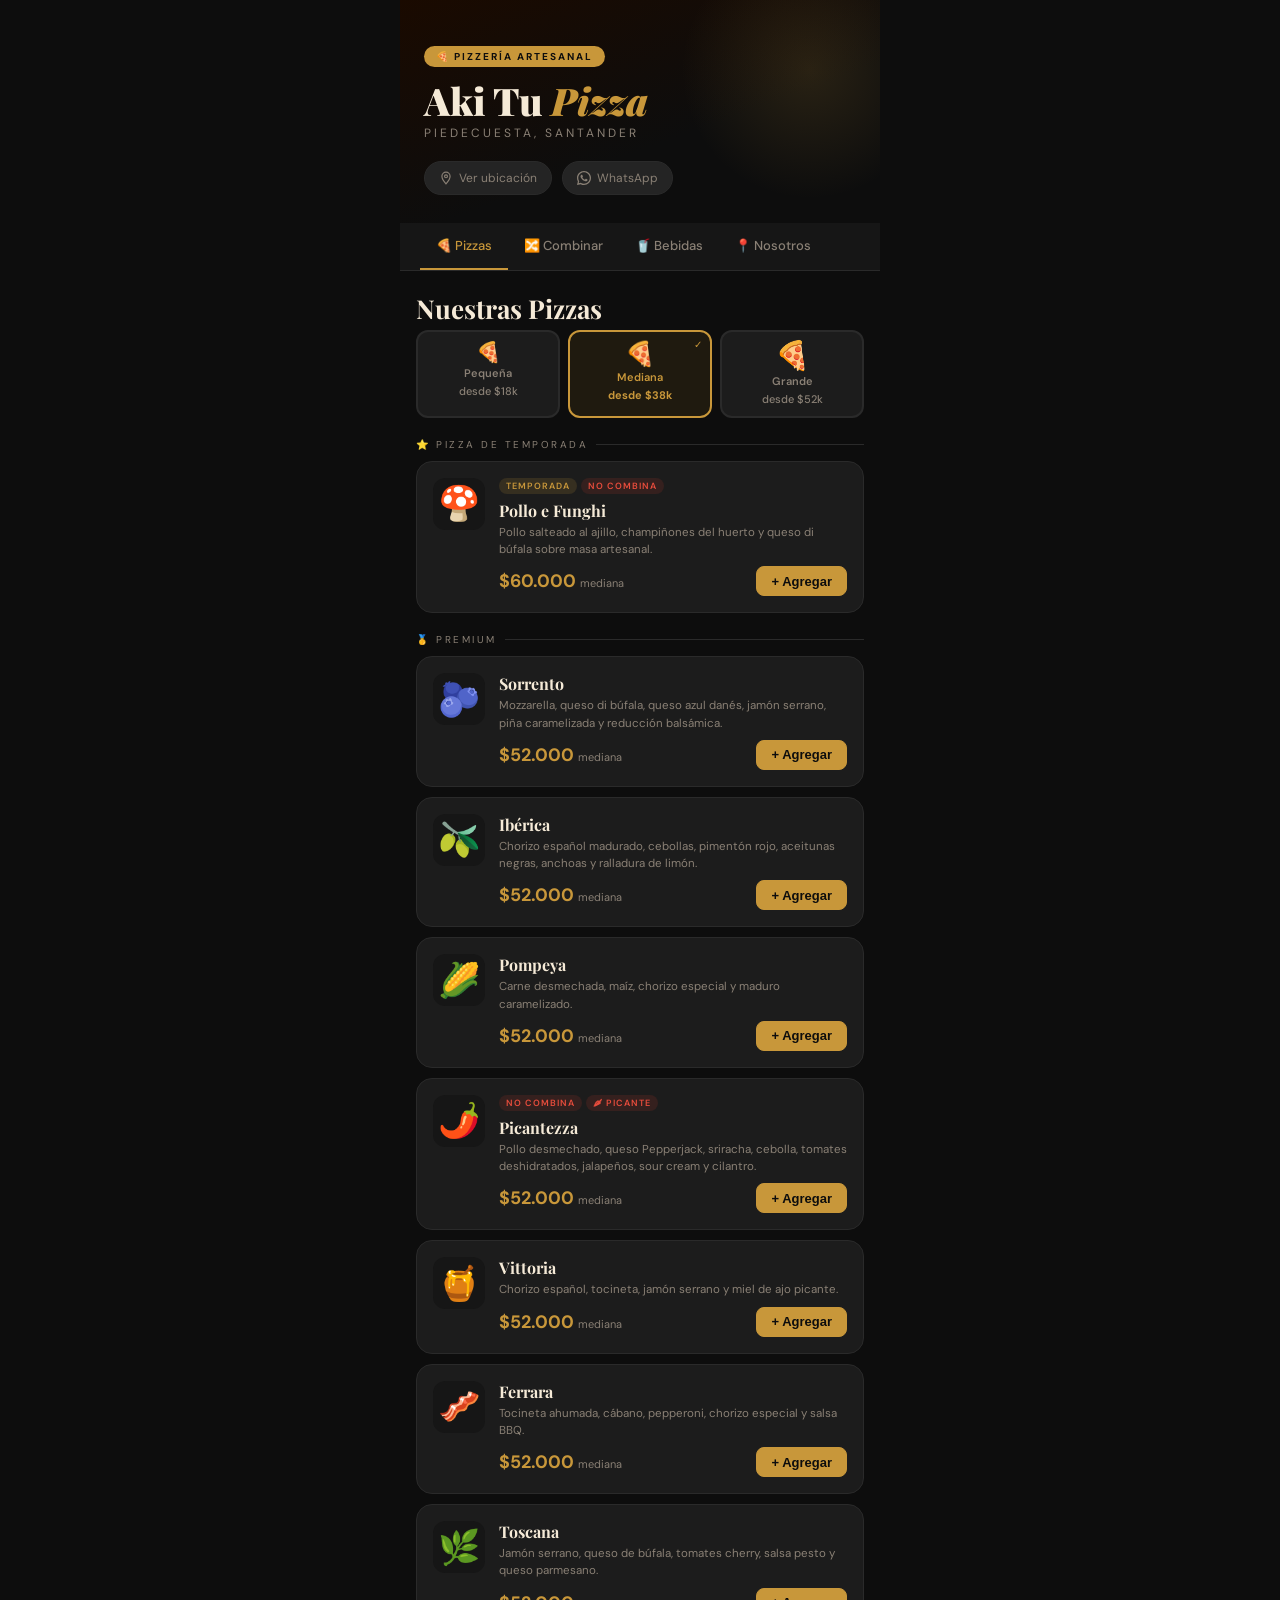
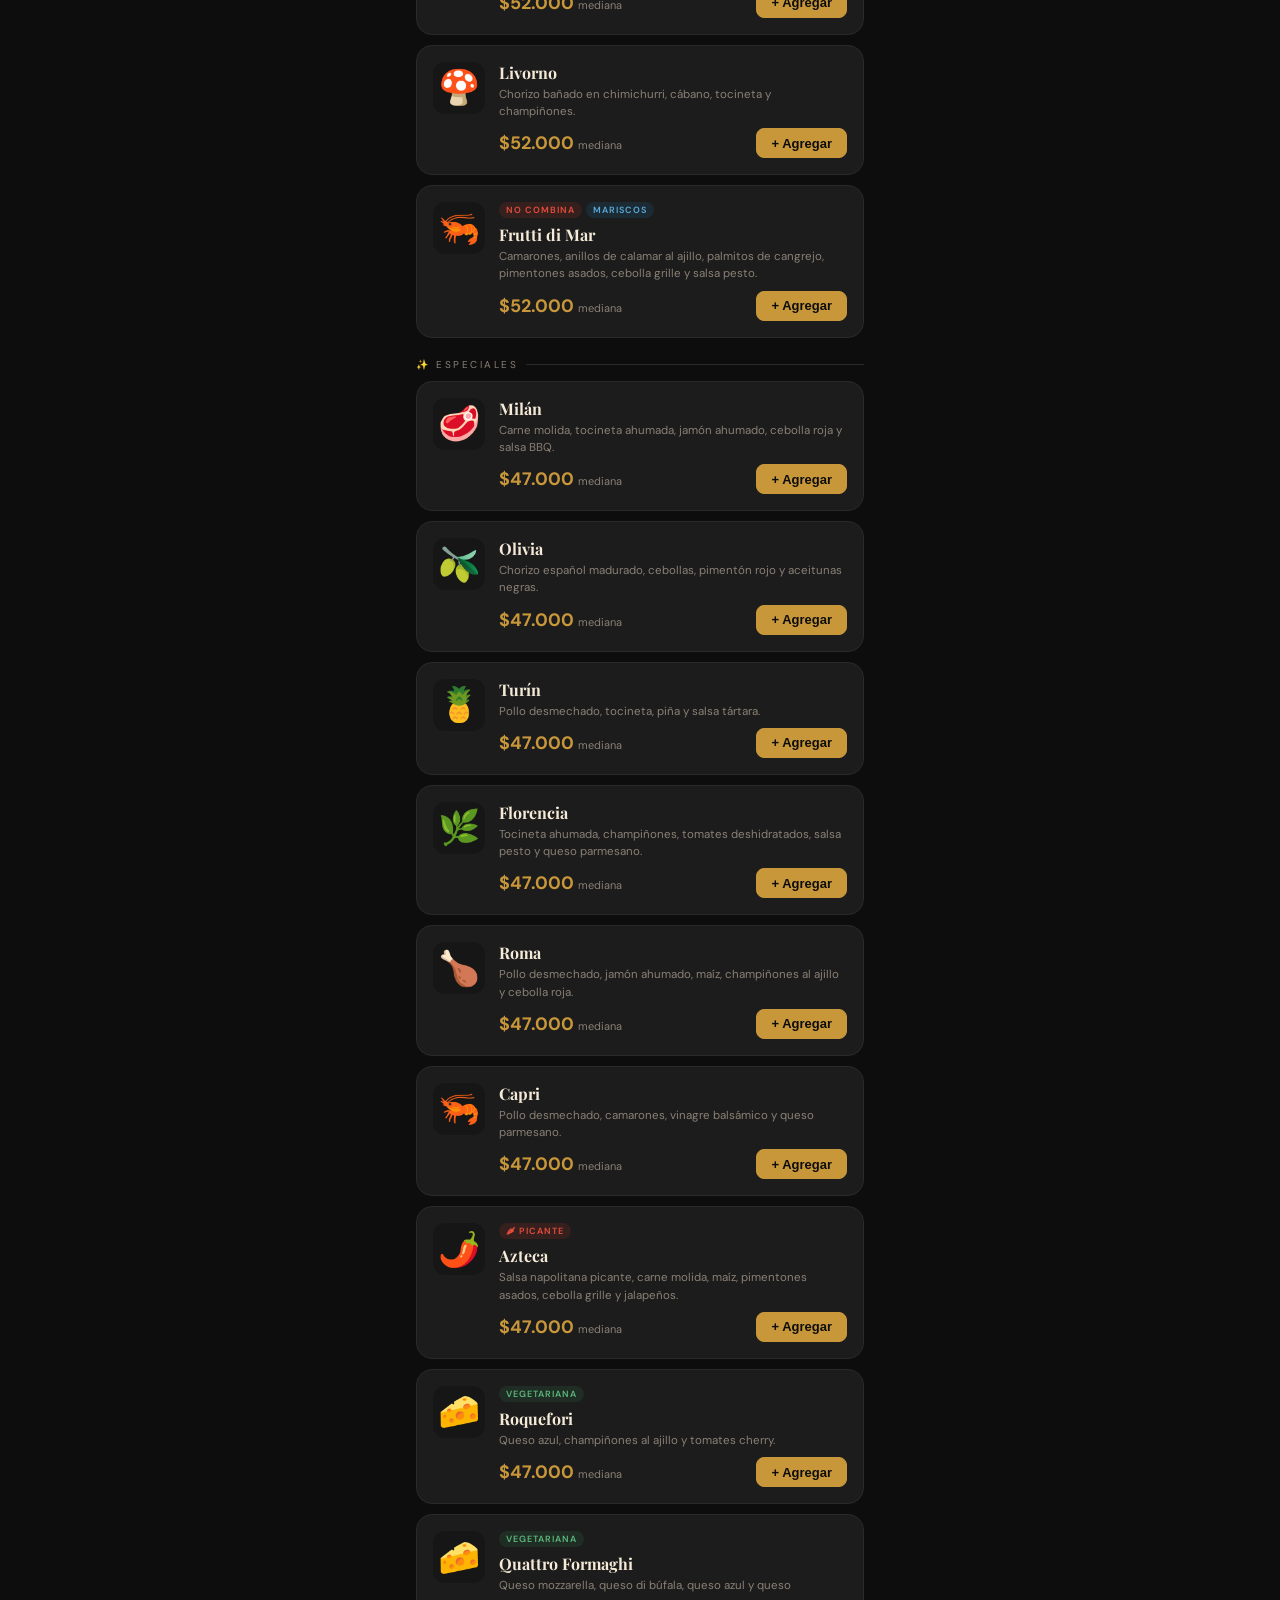
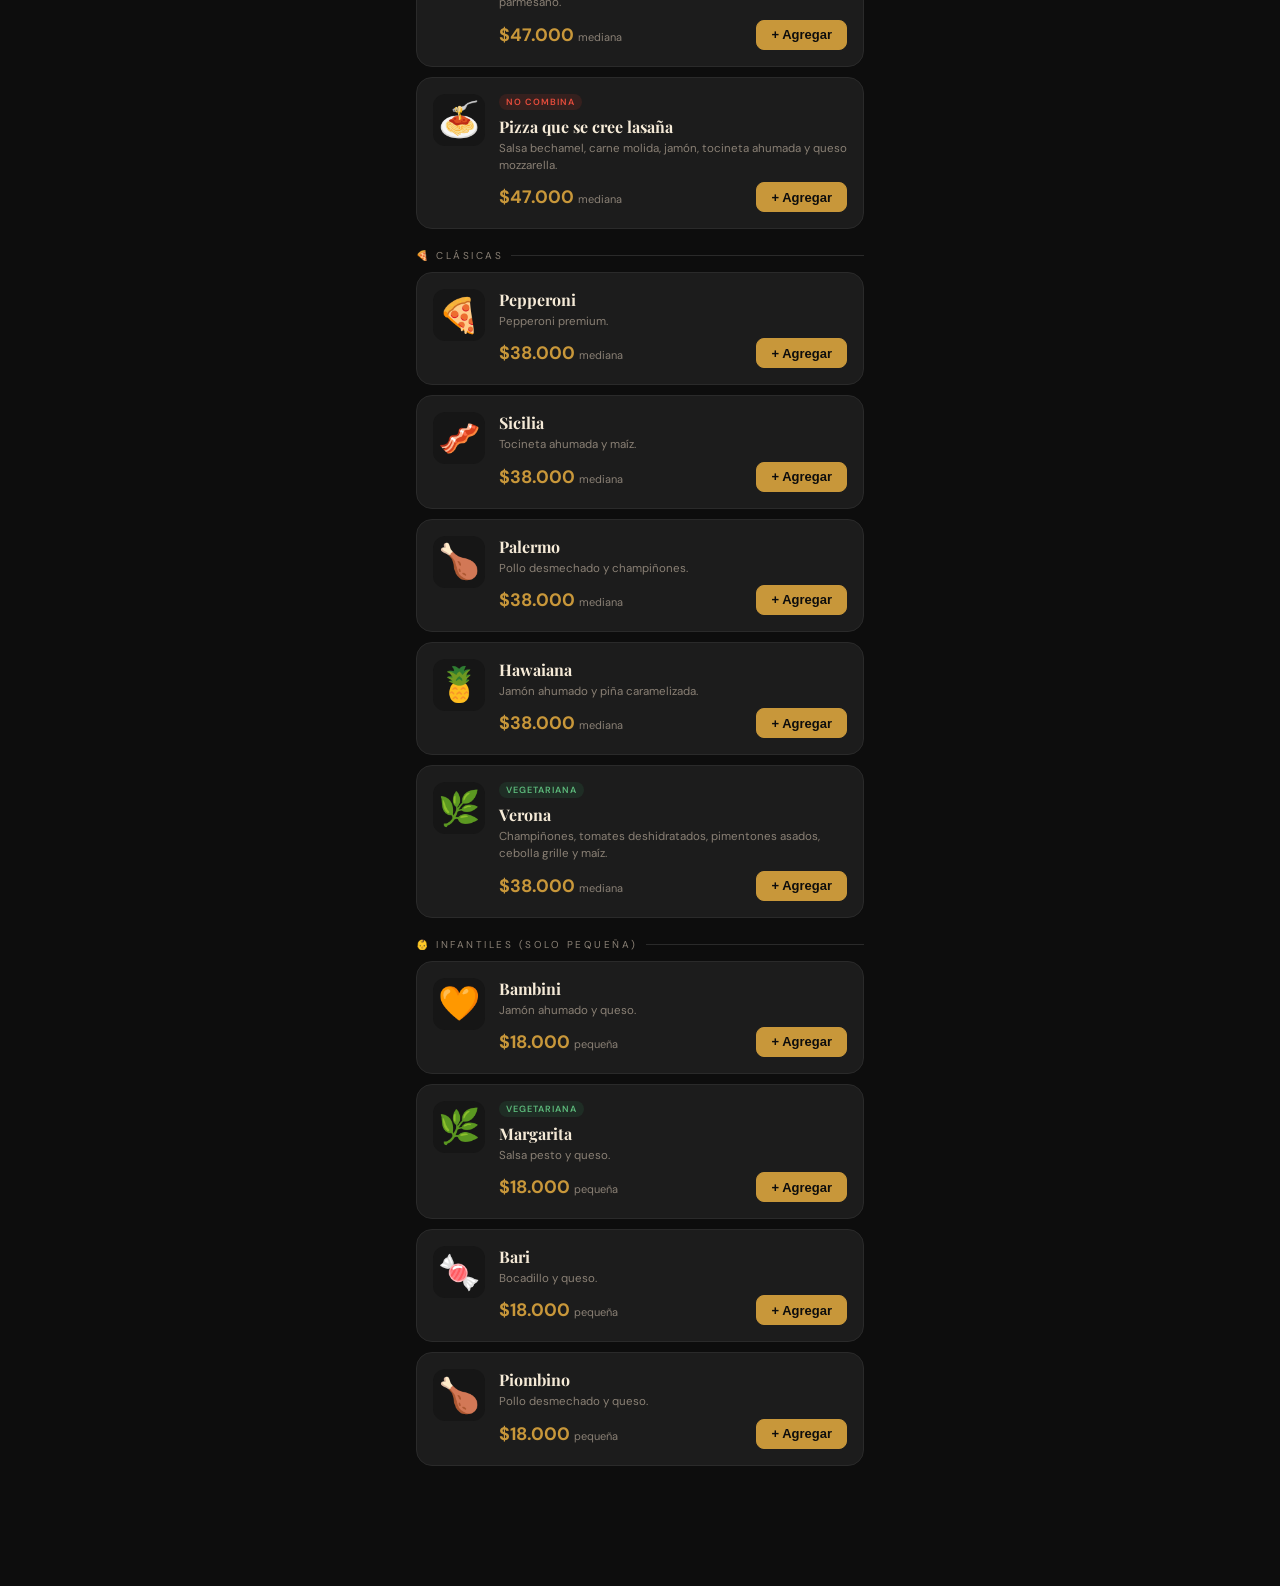
<file: aki-tu-pizza.html>
<!DOCTYPE html>
<html lang="es">
<head>
<meta charset="UTF-8">
<meta name="viewport" content="width=device-width, initial-scale=1.0, maximum-scale=1.0">
<title>Aki Tu Pizza – Piedecuesta</title>
<link href="https://fonts.googleapis.com/css2?family=Playfair+Display:ital,wght@0,700;0,900;1,700&family=DM+Sans:wght@300;400;500;600&display=swap" rel="stylesheet">
<style>
  :root {
    --bg: #0d0d0d;
    --surface: #161616;
    --card: #1c1c1c;
    --border: #2a2a2a;
    --gold: #c8973a;
    --gold-light: #e8b860;
    --red: #c0392b;
    --red-light: #e74c3c;
    --cream: #f5ead7;
    --text: #f0e8d8;
    --muted: #8a8075;
    --pill-bg: #242424;
    --green: #25D366;
  }
  * { margin: 0; padding: 0; box-sizing: border-box; -webkit-tap-highlight-color: transparent; }
  html { scroll-behavior: smooth; }
  body {
    background: var(--bg);
    color: var(--text);
    font-family: 'DM Sans', sans-serif;
    min-height: 100vh;
    max-width: 480px;
    margin: 0 auto;
    position: relative;
    overflow-x: hidden;
  }

  /* SPLASH */
  .splash {
    position: fixed; inset: 0;
    background: var(--bg);
    display: flex; flex-direction: column; align-items: center; justify-content: center;
    z-index: 999;
    transition: opacity 0.5s;
  }
  .splash.hidden { opacity: 0; pointer-events: none; }
  .splash-title { font-family: 'Playfair Display', serif; font-size: 42px; font-weight: 900; color: var(--cream); }
  .splash-title span { color: var(--gold); font-style: italic; }
  .splash-sub { font-size: 12px; letter-spacing: 3px; text-transform: uppercase; color: var(--muted); margin-top: 6px; }
  .splash-loader { margin-top: 40px; width: 36px; height: 36px; border: 3px solid var(--border); border-top-color: var(--gold); border-radius: 50%; animation: spin 0.8s linear infinite; }
  @keyframes spin { to { transform: rotate(360deg); } }

  /* HERO */
  .hero { background: linear-gradient(160deg, #1a0a00 0%, #0d0d0d 60%); padding: 0; position: relative; overflow: hidden; }
  .hero::before { content: ''; position: absolute; top: -60px; right: -60px; width: 260px; height: 260px; background: radial-gradient(circle, rgba(200,151,58,0.15) 0%, transparent 70%); border-radius: 50%; }
  .hero-inner { padding: 44px 24px 28px; position: relative; z-index: 1; }
  .hero-badge { display: inline-block; background: var(--gold); color: #0d0d0d; font-size: 10px; font-weight: 700; letter-spacing: 2px; text-transform: uppercase; padding: 4px 12px; border-radius: 20px; margin-bottom: 14px; }
  .hero-title { font-family: 'Playfair Display', serif; font-size: 38px; font-weight: 900; line-height: 1.05; color: var(--cream); margin-bottom: 4px; }
  .hero-title span { color: var(--gold); font-style: italic; }
  .hero-sub { font-size: 12px; letter-spacing: 3px; text-transform: uppercase; color: var(--muted); margin-bottom: 20px; }
  .hero-actions { display: flex; gap: 10px; flex-wrap: wrap; }
  .btn-pill { display: flex; align-items: center; gap: 6px; background: var(--pill-bg); border: 1px solid var(--border); color: var(--muted); font-size: 12px; padding: 8px 14px; border-radius: 24px; text-decoration: none; transition: border-color .2s, color .2s; }
  .btn-pill:hover { border-color: var(--gold); color: var(--gold); }
  .btn-pill svg { width: 14px; height: 14px; }

  /* NAV */
  .nav-tabs { display: flex; gap: 0; overflow-x: auto; padding: 0 20px; background: var(--surface); border-bottom: 1px solid var(--border); scrollbar-width: none; position: sticky; top: 0; z-index: 100; }
  .nav-tabs::-webkit-scrollbar { display: none; }
  .tab-btn { flex-shrink: 0; background: none; border: none; color: var(--muted); font-family: 'DM Sans', sans-serif; font-size: 13px; font-weight: 500; padding: 14px 16px; cursor: pointer; border-bottom: 2px solid transparent; transition: color .2s, border-color .2s; white-space: nowrap; }
  .tab-btn.active { color: var(--gold); border-bottom-color: var(--gold); }

  /* SECTIONS */
  .section { display: none; padding: 20px 16px 120px; }
  .section.active { display: block; }
  .section-title { font-family: 'Playfair Display', serif; font-size: 26px; font-weight: 700; color: var(--cream); margin-bottom: 4px; }
  .section-desc { font-size: 12px; color: var(--muted); margin-bottom: 20px; line-height: 1.6; }
  .cat-label { font-size: 10px; letter-spacing: 2.5px; text-transform: uppercase; color: var(--muted); margin: 20px 0 10px; display: flex; align-items: center; gap: 8px; }
  .cat-label::after { content: ''; flex: 1; height: 1px; background: var(--border); }

  /* SIZE SELECTOR — muestra precio en cada botón */
  .size-selector { display: flex; gap: 8px; margin-bottom: 20px; }
  .size-btn {
    flex: 1; background: var(--card); border: 2px solid var(--border); color: var(--muted);
    font-family: 'DM Sans', sans-serif; font-size: 12px; font-weight: 500;
    padding: 10px 6px; border-radius: 12px; cursor: pointer;
    transition: border-color .2s, color .2s, background .2s;
    display: flex; flex-direction: column; align-items: center; gap: 4px;
    position: relative;
  }
  .size-btn .sz-icon { font-size: 20px; line-height: 1; }
  .size-btn .sz-label { font-size: 11px; font-weight: 600; }
  .size-btn .sz-price { font-size: 11px; color: var(--muted); transition: color .2s; }
  .size-btn.active { background: #1f1a0f; border-color: var(--gold); color: var(--cream); }
  .size-btn.active .sz-price { color: var(--gold); font-weight: 700; }
  .size-btn.active .sz-label { color: var(--gold); }
  .size-btn.unavailable { opacity: 0.3; cursor: not-allowed; }
  .size-check { position: absolute; top: 6px; right: 8px; font-size: 10px; color: var(--gold); display: none; }
  .size-btn.active .size-check { display: block; }

  /* PIZZA CARDS */
  .pizza-grid { display: flex; flex-direction: column; gap: 10px; }
  .pizza-card { background: var(--card); border: 1px solid var(--border); border-radius: 16px; padding: 16px; display: flex; align-items: flex-start; gap: 14px; transition: border-color .2s; position: relative; overflow: hidden; }
  .pizza-card.in-cart { border-color: var(--red); }
  .pizza-emoji { font-size: 34px; flex-shrink: 0; width: 52px; height: 52px; background: var(--surface); border-radius: 12px; display: flex; align-items: center; justify-content: center; }
  .pizza-info { flex: 1; min-width: 0; }
  .pizza-name { font-family: 'Playfair Display', serif; font-size: 16px; font-weight: 700; color: var(--cream); margin-bottom: 3px; }
  .pizza-desc { font-size: 11.5px; color: var(--muted); line-height: 1.5; margin-bottom: 8px; }
  .pizza-footer { display: flex; align-items: center; justify-content: space-between; }
  .pizza-price { font-size: 18px; font-weight: 700; color: var(--gold); }
  .pizza-price .currency { font-size: 11px; font-weight: 400; color: var(--muted); }
  .pizza-tags { display: flex; gap: 4px; flex-wrap: wrap; margin-bottom: 6px; }
  .tag { font-size: 9px; letter-spacing: 1px; text-transform: uppercase; padding: 2px 7px; border-radius: 10px; font-weight: 600; }
  .tag-season { background: rgba(200,151,58,0.15); color: var(--gold); }
  .tag-nocombine { background: rgba(192,57,43,0.15); color: var(--red-light); }
  .tag-veggie { background: rgba(46,139,87,0.15); color: #5cb87a; }
  .tag-hot { background: rgba(192,57,43,0.15); color: var(--red-light); }
  .tag-seafood { background: rgba(30,120,180,0.15); color: #5aabda; }

  /* QTY CONTROL on pizza cards */
  .qty-control { display: flex; align-items: center; gap: 0; }
  .qty-btn { background: var(--surface); border: 1px solid var(--border); color: var(--cream); width: 30px; height: 30px; font-size: 16px; cursor: pointer; display: flex; align-items: center; justify-content: center; transition: background .15s; font-weight: 700; }
  .qty-btn:first-child { border-radius: 8px 0 0 8px; }
  .qty-btn:last-child { border-radius: 0 8px 8px 0; border-color: var(--gold); background: var(--gold); color: #0d0d0d; }
  .qty-btn:last-child:active { opacity: .8; }
  .qty-btn.minus { border-color: var(--red); background: rgba(192,57,43,0.15); color: var(--red-light); }
  .qty-display { background: var(--surface); border-top: 1px solid var(--border); border-bottom: 1px solid var(--border); min-width: 30px; height: 30px; display: flex; align-items: center; justify-content: center; font-size: 13px; font-weight: 700; color: var(--cream); }

  /* ===================== COMBINE TAB ===================== */
  /* Step indicator */
  .steps-bar {
    display: flex; align-items: center; gap: 0; margin-bottom: 24px;
    background: var(--surface); border: 1px solid var(--border); border-radius: 14px; overflow: hidden;
  }
  .step {
    flex: 1; padding: 12px 8px; text-align: center;
    border-right: 1px solid var(--border); transition: background .3s;
    cursor: default;
  }
  .step:last-child { border-right: none; }
  .step .step-num {
    width: 22px; height: 22px; border-radius: 50%;
    background: var(--border); color: var(--muted);
    font-size: 11px; font-weight: 700; display: flex; align-items: center; justify-content: center;
    margin: 0 auto 4px;
    transition: background .3s, color .3s;
  }
  .step .step-label { font-size: 10px; color: var(--muted); letter-spacing: .5px; line-height: 1.3; }
  .step.active { background: #1f1a0f; }
  .step.active .step-num { background: var(--gold); color: #0d0d0d; }
  .step.active .step-label { color: var(--gold); }
  .step.done { background: rgba(200,151,58,0.05); }
  .step.done .step-num { background: rgba(200,151,58,0.3); color: var(--gold); }
  .step.done .step-label { color: var(--cream); }

  /* Combine step panels */
  .combine-panel { display: none; }
  .combine-panel.active { display: block; }

  /* Size step */
  .combine-size-grid { display: flex; gap: 10px; }
  .combine-size-option {
    flex: 1; background: var(--card); border: 2px solid var(--border); border-radius: 16px;
    padding: 18px 10px; cursor: pointer; text-align: center; transition: all .2s;
  }
  .combine-size-option:hover { border-color: var(--gold); }
  .combine-size-option.selected { border-color: var(--gold); background: #1f1a0f; }
  .combine-size-option .cso-icon { font-size: 32px; margin-bottom: 8px; }
  .combine-size-option .cso-name { font-size: 14px; font-weight: 700; color: var(--cream); margin-bottom: 4px; }
  .combine-size-option .cso-price { font-size: 11px; color: var(--muted); }
  .combine-size-option.selected .cso-name { color: var(--gold); }
  .combine-size-option.selected .cso-price { color: var(--gold-light); }
  .step-next-btn {
    display: block; width: 100%; margin-top: 16px; padding: 14px;
    background: var(--gold); color: #0d0d0d; border: none; border-radius: 12px;
    font-family: 'DM Sans', sans-serif; font-size: 15px; font-weight: 700;
    cursor: pointer; transition: opacity .2s;
  }
  .step-next-btn:disabled { opacity: 0.3; cursor: not-allowed; }

  /* Pizza selection for combine */
  .combine-slot-mini {
    background: var(--card); border: 2px dashed var(--border); border-radius: 14px;
    padding: 14px 16px; display: flex; align-items: center; gap: 12px;
    margin-bottom: 16px; min-height: 70px;
    transition: border-color .2s, border-style .2s;
  }
  .combine-slot-mini.filled { border-style: solid; border-color: var(--gold); }
  .combine-slot-mini .slot-num { width: 28px; height: 28px; border-radius: 50%; background: var(--border); color: var(--muted); font-size: 12px; font-weight: 700; display: flex; align-items: center; justify-content: center; flex-shrink: 0; }
  .combine-slot-mini.filled .slot-num { background: var(--gold); color: #0d0d0d; }
  .combine-slot-mini .slot-content { flex: 1; }
  .combine-slot-mini .slot-hint { font-size: 12px; color: var(--muted); }
  .combine-slot-mini .slot-pizza-name { font-size: 14px; font-weight: 700; color: var(--cream); }
  .combine-slot-mini .slot-pizza-price { font-size: 12px; color: var(--gold); }
  .combine-slot-mini .slot-emoji { font-size: 22px; }
  .slot-clear-btn { background: none; border: none; color: var(--muted); font-size: 18px; cursor: pointer; padding: 4px; flex-shrink: 0; }

  .combine-pizza-list { display: flex; flex-direction: column; gap: 8px; }
  .combine-pizza-row {
    background: var(--card); border: 1px solid var(--border); border-radius: 12px;
    padding: 12px 14px; display: flex; align-items: center; gap: 10px;
    cursor: pointer; transition: border-color .2s, background .2s;
  }
  .combine-pizza-row:hover:not(.disabled) { border-color: var(--gold); background: #1a1500; }
  .combine-pizza-row.disabled { opacity: 0.35; cursor: not-allowed; }
  .combine-pizza-row.in-slot-1 { border-color: var(--gold); background: #1a1500; }
  .combine-pizza-row.in-slot-2 { border-color: #e8b860; background: #1a1500; }
  .cpr-emoji { font-size: 24px; }
  .cpr-info { flex: 1; }
  .cpr-name { font-size: 13px; font-weight: 600; color: var(--cream); }
  .cpr-desc { font-size: 11px; color: var(--muted); margin-top: 1px; }
  .cpr-price { font-size: 14px; font-weight: 700; color: var(--gold); flex-shrink: 0; }
  .cpr-slot-badge { font-size: 10px; font-weight: 700; padding: 2px 7px; border-radius: 10px; flex-shrink: 0; }
  .cpr-slot-badge.s1 { background: rgba(200,151,58,0.2); color: var(--gold); }
  .cpr-slot-badge.s2 { background: rgba(232,184,96,0.2); color: #e8b860; }

  /* Combine summary */
  .combine-summary {
    background: linear-gradient(135deg, #1f1200, #1c1c1c); border: 1px solid var(--gold);
    border-radius: 16px; padding: 20px; margin-top: 8px;
  }
  .cs-title { font-family: 'Playfair Display', serif; font-size: 18px; color: var(--cream); margin-bottom: 12px; }
  .cs-halves { display: flex; gap: 8px; margin-bottom: 16px; }
  .cs-half {
    flex: 1; background: var(--card); border-radius: 12px; padding: 12px 10px; text-align: center;
  }
  .cs-half .ch-emoji { font-size: 24px; }
  .cs-half .ch-name { font-size: 12px; font-weight: 600; color: var(--cream); margin-top: 4px; }
  .cs-half .ch-price { font-size: 11px; color: var(--muted); }
  .cs-divider { display: flex; align-items: center; justify-content: center; font-size: 20px; flex-shrink: 0; padding-top: 8px; }
  .cs-pricing { border-top: 1px solid var(--border); padding-top: 14px; }
  .cs-rule { font-size: 11px; color: var(--muted); margin-bottom: 6px; display: flex; align-items: center; gap: 6px; }
  .cs-rule::before { content: 'ℹ️'; }
  .cs-total { font-size: 28px; font-weight: 700; color: var(--gold); margin-bottom: 14px; }
  .btn-add-combo { display: flex; align-items: center; justify-content: center; gap: 8px; background: var(--green); color: #fff; border: none; border-radius: 12px; padding: 14px; width: 100%; font-family: 'DM Sans', sans-serif; font-size: 15px; font-weight: 700; cursor: pointer; }
  .btn-restart { display: block; width: 100%; margin-top: 10px; padding: 10px; background: none; border: 1px solid var(--border); color: var(--muted); border-radius: 10px; font-family: 'DM Sans', sans-serif; font-size: 13px; cursor: pointer; }

  /* ===================== BEBIDAS TAB ===================== */
  .drink-grid { display: flex; flex-direction: column; gap: 8px; }
  .drink-card {
    background: var(--card); border: 1px solid var(--border); border-radius: 14px;
    padding: 14px 16px; display: flex; align-items: center; gap: 12px;
  }
  .drink-card.in-cart { border-color: rgba(200,151,58,0.5); }
  .drink-emoji { font-size: 26px; width: 44px; height: 44px; background: var(--surface); border-radius: 10px; display: flex; align-items: center; justify-content: center; flex-shrink: 0; }
  .drink-info { flex: 1; }
  .drink-name { font-size: 14px; font-weight: 600; color: var(--cream); }
  .drink-desc { font-size: 11px; color: var(--muted); line-height: 1.4; margin-top: 1px; }
  .drink-price { font-size: 14px; font-weight: 700; color: var(--gold); flex-shrink: 0; margin-right: 8px; }
  /* Qty control for drinks */
  .drink-qty { display: flex; align-items: center; gap: 0; flex-shrink: 0; }
  .dqty-btn { width: 32px; height: 32px; border-radius: 50%; border: none; font-size: 18px; font-weight: 700; cursor: pointer; display: flex; align-items: center; justify-content: center; transition: transform .1s; }
  .dqty-btn:active { transform: scale(0.88); }
  .dqty-add { background: var(--gold); color: #0d0d0d; }
  .dqty-minus { background: rgba(192,57,43,0.2); color: var(--red-light); margin-right: 6px; }
  .dqty-count { min-width: 20px; text-align: center; font-size: 15px; font-weight: 700; color: var(--cream); }

  /* ===================== CART ===================== */
  .cart-bar { position: fixed; bottom: 0; left: 50%; transform: translateX(-50%); width: 100%; max-width: 480px; background: var(--surface); border-top: 1px solid var(--border); padding: 12px 20px 20px; z-index: 200; display: none; }
  .cart-bar.visible { display: block; }
  .cart-bar-inner { display: flex; align-items: center; gap: 12px; }
  .cart-count { background: var(--red); color: #fff; border-radius: 50%; width: 28px; height: 28px; display: flex; align-items: center; justify-content: center; font-size: 13px; font-weight: 700; flex-shrink: 0; }
  .cart-summary { flex: 1; }
  .cart-summary .items { font-size: 11px; color: var(--muted); }
  .cart-summary .total { font-size: 16px; font-weight: 700; color: var(--gold); }
  .btn-whatsapp { display: flex; align-items: center; gap: 8px; background: var(--green); color: #fff; font-family: 'DM Sans', sans-serif; font-weight: 700; font-size: 14px; padding: 13px 20px; border: none; border-radius: 14px; cursor: pointer; flex-shrink: 0; }

  /* CART MODAL */
  .modal-overlay { display: none; position: fixed; inset: 0; background: rgba(0,0,0,0.85); z-index: 300; align-items: flex-end; justify-content: center; }
  .modal-overlay.open { display: flex; }
  .modal { background: var(--surface); border-radius: 24px 24px 0 0; width: 100%; max-width: 480px; max-height: 80vh; overflow-y: auto; padding: 0 0 32px; border-top: 1px solid var(--border); }
  .modal-handle { width: 40px; height: 4px; background: var(--border); border-radius: 2px; margin: 14px auto 20px; }
  .modal-title { font-family: 'Playfair Display', serif; font-size: 22px; font-weight: 700; color: var(--cream); padding: 0 20px; margin-bottom: 16px; }
  .cart-item { display: flex; align-items: flex-start; gap: 12px; padding: 12px 20px; border-bottom: 1px solid var(--border); }
  .cart-item-emoji { font-size: 24px; flex-shrink: 0; }
  .cart-item-info { flex: 1; }
  .cart-item-name { font-size: 14px; font-weight: 600; color: var(--cream); }
  .cart-item-details { font-size: 12px; color: var(--muted); margin-top: 2px; }
  .cart-item-price { font-size: 15px; font-weight: 700; color: var(--gold); flex-shrink: 0; }
  .cart-item-remove { background: none; border: none; color: var(--muted); font-size: 18px; cursor: pointer; padding: 0 4px; flex-shrink: 0; }
  .cart-total-row { display: flex; justify-content: space-between; align-items: center; padding: 16px 20px; border-top: 1px solid var(--border); }
  .cart-total-label { font-size: 14px; color: var(--muted); }
  .cart-grand-total { font-size: 22px; font-weight: 700; color: var(--gold); }
  .modal-note { margin: 0 20px 16px; background: #1a1200; border: 1px solid rgba(200,151,58,0.3); border-radius: 10px; padding: 10px 14px; }
  .modal-note label { font-size: 12px; color: var(--muted); display: block; margin-bottom: 6px; }
  .modal-note textarea { background: none; border: none; color: var(--text); font-family: 'DM Sans', sans-serif; font-size: 13px; width: 100%; resize: none; outline: none; min-height: 60px; }
  .btn-send-order { display: flex; align-items: center; justify-content: center; gap: 10px; background: var(--green); color: #fff; font-family: 'DM Sans', sans-serif; font-weight: 700; font-size: 16px; padding: 16px; border: none; border-radius: 14px; cursor: pointer; width: calc(100% - 40px); margin: 0 20px; }
  .btn-clear-cart { display: block; background: none; border: 1px solid var(--border); color: var(--muted); font-family: 'DM Sans', sans-serif; font-size: 13px; padding: 10px; border-radius: 10px; cursor: pointer; width: calc(100% - 40px); margin: 10px 20px 0; text-align: center; }

  /* ABOUT */
  .about-card { background: var(--card); border: 1px solid var(--border); border-radius: 16px; padding: 20px; margin-bottom: 12px; }
  .about-card h3 { font-family: 'Playfair Display', serif; font-size: 18px; color: var(--cream); margin-bottom: 8px; }
  .about-card p { font-size: 13px; color: var(--muted); line-height: 1.6; }
  .about-card a { color: var(--gold); text-decoration: none; }

  .empty-state { text-align: center; padding: 40px 20px; color: var(--muted); }
  .empty-state .icon { font-size: 48px; margin-bottom: 12px; }
  .empty-state p { font-size: 14px; line-height: 1.6; }

  @keyframes pulse { 0%,100%{transform:scale(1) translateX(-50%)} 50%{transform:scale(1.02) translateX(-49%)} }
  .cart-bar.bounce { animation: pulse 0.3s ease; }
  @keyframes fadeIn { from{opacity:0;transform:translateY(8px)} to{opacity:1;transform:translateY(0)} }
  .combine-panel.active { animation: fadeIn .25s ease; }
</style>
</head>
<body>

<div class="splash" id="splash">
  <div class="splash-title">Aki Tu <span>Pizza</span></div>
  <div class="splash-sub">Piedecuesta</div>
  <div class="splash-loader"></div>
</div>

<div class="hero">
  <div class="hero-inner">
    <div class="hero-badge">🍕 Pizzería Artesanal</div>
    <div class="hero-title">Aki Tu <span>Pizza</span></div>
    <div class="hero-sub">Piedecuesta, Santander</div>
    <div class="hero-actions">
      <a href="https://www.google.com/maps/place/Aki+Tu+Pizza+-+Pizzer%C3%ADa+Artesanal+en+Piedecuesta/@7.0004044,-73.0565809,17z" target="_blank" class="btn-pill">
        <svg viewBox="0 0 24 24" fill="none" stroke="currentColor" stroke-width="2"><path d="M12 2C8.13 2 5 5.13 5 9c0 5.25 7 13 7 13s7-7.75 7-13c0-3.87-3.13-7-7-7z"/><circle cx="12" cy="9" r="2.5"/></svg>
        Ver ubicación
      </a>
      <a href="https://wa.me/573053698712" target="_blank" class="btn-pill">
        <svg viewBox="0 0 24 24" fill="currentColor"><path d="M17.472 14.382c-.297-.149-1.758-.867-2.03-.967-.273-.099-.471-.148-.67.15-.197.297-.767.966-.94 1.164-.173.199-.347.223-.644.075-.297-.15-1.255-.463-2.39-1.475-.883-.788-1.48-1.761-1.653-2.059-.173-.297-.018-.458.13-.606.134-.133.298-.347.446-.52.149-.174.198-.298.298-.497.099-.198.05-.371-.025-.52-.075-.149-.669-1.612-.916-2.207-.242-.579-.487-.5-.669-.51-.173-.008-.371-.01-.57-.01-.198 0-.52.074-.792.372-.272.297-1.04 1.016-1.04 2.479 0 1.462 1.065 2.875 1.213 3.074.149.198 2.096 3.2 5.077 4.487.709.306 1.262.489 1.694.625.712.227 1.36.195 1.871.118.571-.085 1.758-.719 2.006-1.413.248-.694.248-1.289.173-1.413-.074-.124-.272-.198-.57-.347z"/><path d="M12 0C5.373 0 0 5.373 0 12c0 2.1.546 4.07 1.5 5.786L0 24l6.34-1.47A11.93 11.93 0 0 0 12 24c6.627 0 12-5.373 12-12S18.627 0 12 0zm0 21.818a9.797 9.797 0 0 1-5.015-1.378l-.36-.213-3.73.866.9-3.617-.234-.373A9.77 9.77 0 0 1 2.182 12C2.182 6.57 6.57 2.182 12 2.182S21.818 6.57 21.818 12 17.43 21.818 12 21.818z"/></svg>
        WhatsApp
      </a>
    </div>
  </div>
</div>

<div class="nav-tabs">
  <button class="tab-btn active" onclick="showTab('pizzas')">🍕 Pizzas</button>
  <button class="tab-btn" onclick="showTab('combinar')">🔀 Combinar</button>
  <button class="tab-btn" onclick="showTab('bebidas')">🥤 Bebidas</button>
  <button class="tab-btn" onclick="showTab('nosotros')">📍 Nosotros</button>
</div>

<!-- =================== PIZZAS =================== -->
<div id="tab-pizzas" class="section active">
  <div class="section-title">Nuestras Pizzas</div>

  <!-- Size selector con precios -->
  <div class="size-selector" id="sizeSelector">
    <button class="size-btn" onclick="setSize('pequeña')" data-size="pequeña">
      <span class="size-check">✓</span>
      <span class="sz-icon">🍕</span>
      <span class="sz-label">Pequeña</span>
      <span class="sz-price" id="sp-pequena">desde $18k</span>
    </button>
    <button class="size-btn active" onclick="setSize('mediana')" data-size="mediana">
      <span class="size-check">✓</span>
      <span class="sz-icon" style="font-size:24px">🍕</span>
      <span class="sz-label">Mediana</span>
      <span class="sz-price" id="sp-mediana">desde $38k</span>
    </button>
    <button class="size-btn" onclick="setSize('grande')" data-size="grande">
      <span class="size-check">✓</span>
      <span class="sz-icon" style="font-size:28px">🍕</span>
      <span class="sz-label">Grande</span>
      <span class="sz-price" id="sp-grande">desde $52k</span>
    </button>
  </div>

  <div id="pizzaList"></div>
</div>

<!-- =================== COMBINAR =================== -->
<div id="tab-combinar" class="section">

  <!-- Steps bar -->
  <div class="steps-bar">
    <div class="step active" id="step-ind-1">
      <div class="step-num">1</div>
      <div class="step-label">Elige<br>tamaño</div>
    </div>
    <div class="step" id="step-ind-2">
      <div class="step-num">2</div>
      <div class="step-label">Mitad<br>1</div>
    </div>
    <div class="step" id="step-ind-3">
      <div class="step-num">3</div>
      <div class="step-label">Mitad<br>2</div>
    </div>
    <div class="step" id="step-ind-4">
      <div class="step-num">4</div>
      <div class="step-label">Tu<br>pedido</div>
    </div>
  </div>

  <!-- PANEL 1: Tamaño -->
  <div class="combine-panel active" id="cpanel-1">
    <div class="section-title" style="margin-bottom:16px">¿Qué tamaño?</div>
    <div class="combine-size-grid">
      <div class="combine-size-option" onclick="selectCombineSize('pequeña', this)">
        <div class="cso-icon">🍕</div>
        <div class="cso-name">Pequeña</div>
        <div class="cso-price">desde $20.000</div>
      </div>
      <div class="combine-size-option selected" onclick="selectCombineSize('mediana', this)">
        <div class="cso-icon" style="font-size:40px">🍕</div>
        <div class="cso-name">Mediana</div>
        <div class="cso-price">desde $38.000</div>
      </div>
      <div class="combine-size-option" onclick="selectCombineSize('grande', this)">
        <div class="cso-icon" style="font-size:44px">🍕</div>
        <div class="cso-name">Grande</div>
        <div class="cso-price">desde $52.000</div>
      </div>
    </div>
    <button class="step-next-btn" onclick="goToStep(2)">Elegir pizzas →</button>
  </div>

  <!-- PANEL 2 & 3: Elegir mitades -->
  <div class="combine-panel" id="cpanel-2">
    <div class="section-title" style="margin-bottom:14px">Elige tus dos mitades</div>

    <!-- Slot 1 -->
    <div class="combine-slot-mini" id="cslot-1">
      <div class="slot-num">1</div>
      <div class="slot-content">
        <div class="slot-hint" id="cslot1-hint">Toca una pizza abajo</div>
        <div class="slot-pizza-name" id="cslot1-name" style="display:none"></div>
        <div class="slot-pizza-price" id="cslot1-price" style="display:none"></div>
      </div>
      <span class="slot-emoji" id="cslot1-emoji"></span>
      <button class="slot-clear-btn" id="cslot1-clear" onclick="clearSlot(1)" style="display:none">✕</button>
    </div>

    <!-- Slot 2 -->
    <div class="combine-slot-mini" id="cslot-2">
      <div class="slot-num">2</div>
      <div class="slot-content">
        <div class="slot-hint" id="cslot2-hint">Toca una pizza abajo</div>
        <div class="slot-pizza-name" id="cslot2-name" style="display:none"></div>
        <div class="slot-pizza-price" id="cslot2-price" style="display:none"></div>
      </div>
      <span class="slot-emoji" id="cslot2-emoji"></span>
      <button class="slot-clear-btn" id="cslot2-clear" onclick="clearSlot(2)" style="display:none">✕</button>
    </div>

    <button class="step-next-btn" id="btn-go-summary" onclick="goToStep(4)" disabled>Ver resumen y precio →</button>

    <div class="cat-label" style="margin-top:20px">Pizzas combinables</div>
    <div class="combine-pizza-list" id="combineList"></div>
  </div>

  <!-- PANEL 4: Resumen y confirmar -->
  <div class="combine-panel" id="cpanel-4">
    <div class="combine-summary" id="combineSummary"></div>
    <button class="btn-restart" onclick="restartCombine()">← Cambiar combinación</button>
  </div>

</div>

<!-- =================== BEBIDAS =================== -->
<div id="tab-bebidas" class="section">
  <div class="section-title">Bebidas</div>
  <div class="section-desc">Toca <strong style="color:var(--gold)">+</strong> para agregar al pedido. Puedes pedir varias unidades.</div>
  <div class="drink-grid" id="drinkList"></div>
</div>

<!-- =================== NOSOTROS =================== -->
<div id="tab-nosotros" class="section">
  <div class="section-title">Aki Tu Pizza</div>
  <div class="section-desc">Pizzería artesanal en el corazón de Piedecuesta.</div>
  <div class="about-card">
    <h3>📍 Ubicación</h3>
    <p>Piedecuesta, Santander, Colombia.<br><a href="https://www.google.com/maps/place/Aki+Tu+Pizza+-+Pizzer%C3%ADa+Artesanal+en+Piedecuesta/@7.0004044,-73.0565809,17z" target="_blank">Ver en Google Maps →</a></p>
  </div>
  <div class="about-card">
    <h3>📞 Contacto</h3>
    <p>WhatsApp: <a href="https://wa.me/573053698712">+57 305 369 8712</a></p>
  </div>
  <div class="about-card">
    <h3>🔀 Pizza combinada</h3>
    <p>Mitad de cada pizza. Se cobra el precio de la mayor. Algunas pizzas especiales no combinan.</p>
  </div>
  <div class="about-card">
    <h3>🍫 Postre</h3>
    <p><strong style="color:var(--cream)">Dolce Peccato</strong> — Pastel de chocolate: <strong style="color:var(--gold)">$10.000</strong></p>
  </div>
  <div class="about-card">
    <h3>🧀 Adicional de queso</h3>
    <p>Pequeña: $6.000 &nbsp;|&nbsp; Mediana: $8.000 &nbsp;|&nbsp; Grande: $11.500</p>
  </div>
</div>

<!-- Cart Bar -->
<div class="cart-bar" id="cartBar">
  <div class="cart-bar-inner">
    <div class="cart-count" id="cartCount">0</div>
    <div class="cart-summary">
      <div class="items" id="cartItems">items en tu pedido</div>
      <div class="total" id="cartTotal">$0</div>
    </div>
    <button class="btn-whatsapp" onclick="openCart()">
      <svg width="18" height="18" viewBox="0 0 24 24" fill="currentColor"><path d="M17.472 14.382c-.297-.149-1.758-.867-2.03-.967-.273-.099-.471-.148-.67.15-.197.297-.767.966-.94 1.164-.173.199-.347.223-.644.075-.297-.15-1.255-.463-2.39-1.475-.883-.788-1.48-1.761-1.653-2.059-.173-.297-.018-.458.13-.606.134-.133.298-.347.446-.52.149-.174.198-.298.298-.497.099-.198.05-.371-.025-.52-.075-.149-.669-1.612-.916-2.207-.242-.579-.487-.5-.669-.51-.173-.008-.371-.01-.57-.01-.198 0-.52.074-.792.372-.272.297-1.04 1.016-1.04 2.479 0 1.462 1.065 2.875 1.213 3.074.149.198 2.096 3.2 5.077 4.487.709.306 1.262.489 1.694.625.712.227 1.36.195 1.871.118.571-.085 1.758-.719 2.006-1.413.248-.694.248-1.289.173-1.413-.074-.124-.272-.198-.57-.347z"/><path d="M12 0C5.373 0 0 5.373 0 12c0 2.1.546 4.07 1.5 5.786L0 24l6.34-1.47A11.93 11.93 0 0 0 12 24c6.627 0 12-5.373 12-12S18.627 0 12 0zm0 21.818a9.797 9.797 0 0 1-5.015-1.378l-.36-.213-3.73.866.9-3.617-.234-.373A9.77 9.77 0 0 1 2.182 12C2.182 6.57 6.57 2.182 12 2.182S21.818 6.57 21.818 12 17.43 21.818 12 21.818z"/></svg>
      Ver pedido
    </button>
  </div>
</div>

<!-- Modal Cart -->
<div class="modal-overlay" id="cartModal" onclick="closeCartOnOverlay(event)">
  <div class="modal">
    <div class="modal-handle"></div>
    <div class="modal-title">🛒 Tu pedido</div>
    <div id="cartModalItems"></div>
    <div class="cart-total-row">
      <span class="cart-total-label">Total estimado</span>
      <span class="cart-grand-total" id="cartGrandTotal">$0</span>
    </div>
    <div class="modal-note">
      <label>📝 Nota (opcional)</label>
      <textarea id="orderNote" placeholder="Ej: sin cebolla, extra salsa, dirección..."></textarea>
    </div>
    <button class="btn-send-order" onclick="sendToWhatsApp()">
      <svg width="22" height="22" viewBox="0 0 24 24" fill="currentColor"><path d="M17.472 14.382c-.297-.149-1.758-.867-2.03-.967-.273-.099-.471-.148-.67.15-.197.297-.767.966-.94 1.164-.173.199-.347.223-.644.075-.297-.15-1.255-.463-2.39-1.475-.883-.788-1.48-1.761-1.653-2.059-.173-.297-.018-.458.13-.606.134-.133.298-.347.446-.52.149-.174.198-.298.298-.497.099-.198.05-.371-.025-.52-.075-.149-.669-1.612-.916-2.207-.242-.579-.487-.5-.669-.51-.173-.008-.371-.01-.57-.01-.198 0-.52.074-.792.372-.272.297-1.04 1.016-1.04 2.479 0 1.462 1.065 2.875 1.213 3.074.149.198 2.096 3.2 5.077 4.487.709.306 1.262.489 1.694.625.712.227 1.36.195 1.871.118.571-.085 1.758-.719 2.006-1.413.248-.694.248-1.289.173-1.413-.074-.124-.272-.198-.57-.347z"/><path d="M12 0C5.373 0 0 5.373 0 12c0 2.1.546 4.07 1.5 5.786L0 24l6.34-1.47A11.93 11.93 0 0 0 12 24c6.627 0 12-5.373 12-12S18.627 0 12 0zm0 21.818a9.797 9.797 0 0 1-5.015-1.378l-.36-.213-3.73.866.9-3.617-.234-.373A9.77 9.77 0 0 1 2.182 12C2.182 6.57 6.57 2.182 12 2.182S21.818 6.57 21.818 12 17.43 21.818 12 21.818z"/></svg>
      Enviar pedido por WhatsApp
    </button>
    <button class="btn-clear-cart" onclick="clearCart()">Vaciar pedido</button>
  </div>
</div>

<script>
// ===================== DATA =====================
const PIZZAS = {
  temporada: [
    { id:'pollo-funghi', name:'Pollo e Funghi', emoji:'🍄', desc:'Pollo salteado al ajillo, champiñones del huerto y queso di búfala sobre masa artesanal.', prices:{pequeña:null,mediana:60000,grande:null}, tags:['season','nocombine'], combinable:false }
  ],
  premium: [
    { id:'sorrento', name:'Sorrento', emoji:'🫐', desc:'Mozzarella, queso di búfala, queso azul danés, jamón serrano, piña caramelizada y reducción balsámica.', prices:{pequeña:28000,mediana:52000,grande:72000}, tags:[], combinable:true },
    { id:'iberica', name:'Ibérica', emoji:'🫒', desc:'Chorizo español madurado, cebollas, pimentón rojo, aceitunas negras, anchoas y ralladura de limón.', prices:{pequeña:28000,mediana:52000,grande:72000}, tags:[], combinable:true },
    { id:'pompeya', name:'Pompeya', emoji:'🌽', desc:'Carne desmechada, maíz, chorizo especial y maduro caramelizado.', prices:{pequeña:28000,mediana:52000,grande:72000}, tags:[], combinable:true },
    { id:'picantezza', name:'Picantezza', emoji:'🌶️', desc:'Pollo desmechado, queso Pepperjack, sriracha, cebolla, tomates deshidratados, jalapeños, sour cream y cilantro.', prices:{pequeña:28000,mediana:52000,grande:72000}, tags:['hot','nocombine'], combinable:false },
    { id:'vittoria', name:'Vittoria', emoji:'🍯', desc:'Chorizo español, tocineta, jamón serrano y miel de ajo picante.', prices:{pequeña:28000,mediana:52000,grande:72000}, tags:[], combinable:true },
    { id:'ferrara', name:'Ferrara', emoji:'🥓', desc:'Tocineta ahumada, cábano, pepperoni, chorizo especial y salsa BBQ.', prices:{pequeña:28000,mediana:52000,grande:72000}, tags:[], combinable:true },
    { id:'toscana', name:'Toscana', emoji:'🌿', desc:'Jamón serrano, queso de búfala, tomates cherry, salsa pesto y queso parmesano.', prices:{pequeña:28000,mediana:52000,grande:72000}, tags:[], combinable:true },
    { id:'livorno', name:'Livorno', emoji:'🍄', desc:'Chorizo bañado en chimichurri, cábano, tocineta y champiñones.', prices:{pequeña:28000,mediana:52000,grande:72000}, tags:[], combinable:true },
    { id:'frutti-di-mar', name:'Frutti di Mar', emoji:'🦐', desc:'Camarones, anillos de calamar al ajillo, palmitos de cangrejo, pimentones asados, cebolla grille y salsa pesto.', prices:{pequeña:28000,mediana:52000,grande:72000}, tags:['seafood','nocombine'], combinable:false }
  ],
  especiales: [
    { id:'milan', name:'Milán', emoji:'🥩', desc:'Carne molida, tocineta ahumada, jamón ahumado, cebolla roja y salsa BBQ.', prices:{pequeña:25000,mediana:47000,grande:64000}, tags:[], combinable:true },
    { id:'olivia', name:'Olivia', emoji:'🫒', desc:'Chorizo español madurado, cebollas, pimentón rojo y aceitunas negras.', prices:{pequeña:25000,mediana:47000,grande:64000}, tags:[], combinable:true },
    { id:'turin', name:'Turín', emoji:'🍍', desc:'Pollo desmechado, tocineta, piña y salsa tártara.', prices:{pequeña:25000,mediana:47000,grande:64000}, tags:[], combinable:true },
    { id:'florencia', name:'Florencia', emoji:'🌿', desc:'Tocineta ahumada, champiñones, tomates deshidratados, salsa pesto y queso parmesano.', prices:{pequeña:25000,mediana:47000,grande:64000}, tags:[], combinable:true },
    { id:'roma', name:'Roma', emoji:'🍗', desc:'Pollo desmechado, jamón ahumado, maíz, champiñones al ajillo y cebolla roja.', prices:{pequeña:25000,mediana:47000,grande:64000}, tags:[], combinable:true },
    { id:'capri', name:'Capri', emoji:'🦐', desc:'Pollo desmechado, camarones, vinagre balsámico y queso parmesano.', prices:{pequeña:25000,mediana:47000,grande:64000}, tags:[], combinable:true },
    { id:'azteca', name:'Azteca', emoji:'🌶️', desc:'Salsa napolitana picante, carne molida, maíz, pimentones asados, cebolla grille y jalapeños.', prices:{pequeña:25000,mediana:47000,grande:64000}, tags:['hot'], combinable:true },
    { id:'roquefori', name:'Roquefori', emoji:'🧀', desc:'Queso azul, champiñones al ajillo y tomates cherry.', prices:{pequeña:25000,mediana:47000,grande:64000}, tags:['veggie'], combinable:true },
    { id:'quattro', name:'Quattro Formaghi', emoji:'🧀', desc:'Queso mozzarella, queso di búfala, queso azul y queso parmesano.', prices:{pequeña:25000,mediana:47000,grande:64000}, tags:['veggie'], combinable:true },
    { id:'lasagna', name:'Pizza que se cree lasaña', emoji:'🍝', desc:'Salsa bechamel, carne molida, jamón, tocineta ahumada y queso mozzarella.', prices:{pequeña:25000,mediana:47000,grande:64000}, tags:['nocombine'], combinable:false }
  ],
  clasicas: [
    { id:'pepperoni', name:'Pepperoni', emoji:'🍕', desc:'Pepperoni premium.', prices:{pequeña:20000,mediana:38000,grande:52000}, tags:[], combinable:true },
    { id:'sicilia', name:'Sicilia', emoji:'🥓', desc:'Tocineta ahumada y maíz.', prices:{pequeña:20000,mediana:38000,grande:52000}, tags:[], combinable:true },
    { id:'palermo', name:'Palermo', emoji:'🍗', desc:'Pollo desmechado y champiñones.', prices:{pequeña:20000,mediana:38000,grande:52000}, tags:[], combinable:true },
    { id:'hawaiana', name:'Hawaiana', emoji:'🍍', desc:'Jamón ahumado y piña caramelizada.', prices:{pequeña:20000,mediana:38000,grande:52000}, tags:[], combinable:true },
    { id:'verona', name:'Verona', emoji:'🌿', desc:'Champiñones, tomates deshidratados, pimentones asados, cebolla grille y maíz.', prices:{pequeña:20000,mediana:38000,grande:52000}, tags:['veggie'], combinable:true }
  ],
  infantiles: [
    { id:'bambini', name:'Bambini', emoji:'🧡', desc:'Jamón ahumado y queso.', prices:{pequeña:18000,mediana:null,grande:null}, tags:[], combinable:false },
    { id:'margarita-inf', name:'Margarita', emoji:'🌿', desc:'Salsa pesto y queso.', prices:{pequeña:18000,mediana:null,grande:null}, tags:['veggie'], combinable:false },
    { id:'bari', name:'Bari', emoji:'🍬', desc:'Bocadillo y queso.', prices:{pequeña:18000,mediana:null,grande:null}, tags:[], combinable:false },
    { id:'piombino', name:'Piombino', emoji:'🍗', desc:'Pollo desmechado y queso.', prices:{pequeña:18000,mediana:null,grande:null}, tags:[], combinable:false }
  ]
};

const BEBIDAS = [
  { cat:'🌿 Sin Alcohol – SouBar', items:[
    { id:'sorella', name:'Sorella', emoji:'🍉', desc:'Sandía, granadina, soda Hatsu, limón y hierbabuena.', price:null, priceNote:'Consultar' },
    { id:'mistero-rosso', name:'Mistero Rosso', emoji:'🌺', desc:'Tamarindo, limón y jamaica.', price:12000 },
    { id:'punch', name:'Punch (Bretaña)', emoji:'🍊', desc:'Manzana, maracuyá, frutos rojos y trozos de piña.', price:12000 },
    { id:'lulada', name:'Lulada (Bretaña)', emoji:'🫙', desc:'Syrup de lulo con jengibre, hierbabuena y limón.', price:12000 },
    { id:'frutos-amarillos', name:'Frutos Amarillos (Bretaña)', emoji:'🥭', desc:'Uchuvas, durazno, mango y maracuyá.', price:12000 },
    { id:'pink-tonic', name:'Pink Tonic (Hatsu)', emoji:'🍓', desc:'Syrup de lichee, limón, fresas, cerezas, agua tónica y soda Hatsu de frambuesa.', price:15000 },
    { id:'frutos-rojos', name:'Frutos Rojos (Hatsu)', emoji:'🍒', desc:'Syrup de frutos rojos, limón, fresas y cerezas con soda Hatsu de sandía y albahaca.', price:15000 },
    { id:'mango-biche', name:'Mango Biche (Hatsu)', emoji:'🥭', desc:'Syrup de mango biche, limón y hierbabuena con soda Hatsu de limón y hierbabuena.', price:15000 }
  ]},
  { cat:'🍷 Vinos', items:[
    { id:'copa-vino', name:'Copa de Vino', emoji:'🍷', desc:'Vino tinto o blanco.', price:10000 },
    { id:'sangria', name:'Sangría', emoji:'🍷', desc:'Jugo de frutas, azúcar, ron añejo, vino tinto o blanco.', price:20000 },
    { id:'tinto-verano', name:'Tinto de Verano', emoji:'🍊', desc:'Vino tinto, limón y ginger ale.', price:16000 },
    { id:'jarra-sangria', name:'Jarra de Sangría (4 copas)', emoji:'🫙', desc:'Frutas picadas, jugo de frutas, azúcar, ron añejo y vino tinto.', price:60000 }
  ]},
  { cat:'🍸 Cócteles', items:[
    { id:'pina-colada', name:'Piña Colada', emoji:'🍍', desc:'Clásico tropical.', price:25000 },
    { id:'vodka-citric', name:'Vodka Citric', emoji:'🍋', desc:'Vodka y cítricos.', price:25000 },
    { id:'gin-tonic-g', name:"Gin Tonic (Gordon's)", emoji:'🫚', desc:"Con Gordon's Gin.", price:19000 },
    { id:'gin-tonic-t', name:'Gin Tonic (Tanqueray)', emoji:'🫚', desc:'Con Tanqueray.', price:28000 },
    { id:'tequila-sunrise', name:'Tequila Sunrise', emoji:'🌅', desc:'Tequila, jugo de naranja y granadina.', price:25000 },
    { id:'margarita', name:'Margarita', emoji:'🍋', desc:'Clásica con tequila.', price:20000 },
    { id:'tom-collins', name:'Tom Collins', emoji:'🍋', desc:'Gin, limón, azúcar y soda.', price:18000 },
    { id:'caipiroska', name:'Caipiroska', emoji:'🍋', desc:'Vodka, limón y azúcar.', price:20000 },
    { id:'mojito', name:'Mojito Cubano', emoji:'🌿', desc:'Ron, hierbabuena, limón, azúcar y soda.', price:18000 },
    { id:'cuba-libre', name:'Cuba Libre', emoji:'🥤', desc:'Ron, Coca-Cola y limón.', price:16000 }
  ]},
  { cat:'🍺 Cervezas', items:[
    { id:'3cord', name:'3 Cordilleras', emoji:'🍺', desc:'Cerveza artesanal premium.', price:7000 },
    { id:'heineken', name:'Heineken', emoji:'🍺', desc:'', price:5500 },
    { id:'stella', name:'Stella Artois', emoji:'🍺', desc:'', price:9000 },
    { id:'coronita', name:'Coronita', emoji:'🍺', desc:'', price:6500 },
    { id:'club-col', name:'Club Colombia', emoji:'🍺', desc:'', price:7000 },
    { id:'aguila', name:'Águila', emoji:'🍺', desc:'', price:6000 }
  ]},
  { cat:'🧊 Granizados', items:[
    { id:'gran-limonada', name:'Granizado Limonada', emoji:'🍋', desc:'', price:7000 },
    { id:'gran-naranjada', name:'Granizado Naranjada', emoji:'🍊', desc:'', price:7000 },
    { id:'gran-maracuya', name:'Granizado Maracuyá', emoji:'🟡', desc:'', price:9000 },
    { id:'gran-hierba', name:'Granizado Limonada Hierbabuena', emoji:'🌿', desc:'', price:8000 },
    { id:'gran-cerezas', name:'Granizado Limonada Cerezas', emoji:'🍒', desc:'', price:10000 },
    { id:'passitano', name:'Passitano', emoji:'🍍', desc:'Piña, mango y maracuyá.', price:12000 },
    { id:'fratello', name:'Fratello', emoji:'🍊', desc:'Piña, naranja, limón y granadina.', price:12000 },
    { id:'gran-coco', name:'Granizado Limonada de Coco', emoji:'🥥', desc:'', price:15000 }
  ]},
  { cat:'🥤 Hatsu & Gaseosas', items:[
    { id:'hatsu-agua', name:'Hatsu Agua', emoji:'💧', desc:'', price:6000 },
    { id:'hatsu-soda', name:'Hatsu Soda', emoji:'🫧', desc:'', price:5000 },
    { id:'hatsu-te', name:'Hatsu Té', emoji:'🍵', desc:'', price:7000 },
    { id:'bretana', name:'Bretaña', emoji:'🥤', desc:'', price:5000 },
    { id:'canada-dry', name:'Canada Dry', emoji:'🥤', desc:'', price:5000 },
    { id:'gaseosa-400', name:'Gaseosa 400ml', emoji:'🥤', desc:'', price:5500 }
  ]}
];

// ===================== STATE =====================
let cart = [];
let currentSize = 'mediana';
let combineSize = 'mediana';
let combineSlots = [null, null];
let currentCombineStep = 1;
// drinkQty tracked via cart items
function getDrinkQty(id) {
  const item = cart.find(c => c.id === 'beb_' + id);
  return item ? item.qty : 0;
}

// ===================== UTILS =====================
function formatPrice(n) { return '$' + n.toLocaleString('es-CO'); }
function getAllPizzas() { return Object.values(PIZZAS).flat(); }
function getPriceForSize(pizza, size) { return pizza.prices[size] || null; }

// ===================== PIZZAS =====================
function renderPizzas() {
  const container = document.getElementById('pizzaList');
  const cats = [
    { key:'temporada', label:'⭐ Pizza de Temporada' },
    { key:'premium', label:'🥇 Premium' },
    { key:'especiales', label:'✨ Especiales' },
    { key:'clasicas', label:'🍕 Clásicas' },
    { key:'infantiles', label:'👶 Infantiles (solo pequeña)' }
  ];
  let html = '';
  for (const cat of cats) {
    html += `<div class="cat-label">${cat.label}</div><div class="pizza-grid">`;
    for (const pizza of PIZZAS[cat.key]) {
      const size = cat.key === 'infantiles' ? 'pequeña' : currentSize;
      const price = getPriceForSize(pizza, size);
      const cartItem = cart.find(c => c.id === pizza.id + '_' + size);
      const qty = cartItem ? cartItem.qty : 0;
      const unavailable = !price;
      let tagHtml = '';
      if (pizza.tags.includes('season')) tagHtml += '<span class="tag tag-season">Temporada</span>';
      if (pizza.tags.includes('nocombine')) tagHtml += '<span class="tag tag-nocombine">No combina</span>';
      if (pizza.tags.includes('veggie')) tagHtml += '<span class="tag tag-veggie">Vegetariana</span>';
      if (pizza.tags.includes('hot')) tagHtml += '<span class="tag tag-hot">🌶 Picante</span>';
      if (pizza.tags.includes('seafood')) tagHtml += '<span class="tag tag-seafood">Mariscos</span>';

      const qtyHtml = unavailable ? `<span style="font-size:12px;color:var(--muted)">No disponible en este tamaño</span>` :
        qty > 0
          ? `<div class="qty-control">
               <button class="qty-btn minus" onclick="changePizzaQty('${pizza.id}','${cat.key}',-1)">−</button>
               <div class="qty-display">${qty}</div>
               <button class="qty-btn" onclick="changePizzaQty('${pizza.id}','${cat.key}',1)">+</button>
             </div>`
          : `<button class="qty-btn" style="border-radius:8px;width:auto;padding:0 14px;gap:4px;font-size:13px;border-color:var(--gold);background:var(--gold);color:#0d0d0d" onclick="changePizzaQty('${pizza.id}','${cat.key}',1)">+ Agregar</button>`;

      html += `
        <div class="pizza-card ${qty>0?'in-cart':''}" id="pcard-${pizza.id}">
          <div class="pizza-emoji">${pizza.emoji}</div>
          <div class="pizza-info">
            ${tagHtml ? `<div class="pizza-tags">${tagHtml}</div>` : ''}
            <div class="pizza-name">${pizza.name}</div>
            <div class="pizza-desc">${pizza.desc}</div>
            <div class="pizza-footer">
              <div class="pizza-price">${price ? formatPrice(price) : '—'} <span class="currency">${cat.key==='infantiles'?'pequeña':currentSize}</span></div>
              ${qtyHtml}
            </div>
          </div>
        </div>`;
    }
    html += '</div>';
  }
  container.innerHTML = html;
}

function changePizzaQty(pizzaId, cat, delta) {
  const pizza = getAllPizzas().find(p => p.id === pizzaId);
  if (!pizza) return;
  const size = cat === 'infantiles' ? 'pequeña' : currentSize;
  const price = getPriceForSize(pizza, size);
  if (!price) return;
  const uid = pizza.id + '_' + size;
  const existing = cart.find(c => c.id === uid);
  if (existing) {
    existing.qty = Math.max(0, existing.qty + delta);
    if (existing.qty === 0) cart = cart.filter(c => c.id !== uid);
  } else if (delta > 0) {
    cart.push({ id: uid, name: pizza.name, emoji: pizza.emoji, size, price, type:'pizza', qty:1 });
  }
  renderPizzas();
  updateCartBar();
}

function setSize(size) {
  currentSize = size;
  document.querySelectorAll('#sizeSelector .size-btn').forEach(b => {
    b.classList.toggle('active', b.dataset.size === size);
  });
  renderPizzas();
}

// ===================== COMBINE =====================
function selectCombineSize(size, el) {
  combineSize = size;
  document.querySelectorAll('.combine-size-option').forEach(o => o.classList.remove('selected'));
  el.classList.add('selected');
}

function goToStep(step) {
  currentCombineStep = step;
  document.querySelectorAll('.combine-panel').forEach(p => p.classList.remove('active'));
  // Steps 2 and 3 share the same panel
  if (step === 2 || step === 3) {
    document.getElementById('cpanel-2').classList.add('active');
  } else {
    document.getElementById(`cpanel-${step}`).classList.add('active');
  }
  updateStepIndicators();
  if (step === 2 || step === 3) renderCombineList();
  if (step === 4) renderCombineSummary();
}

function updateStepIndicators() {
  const step = currentCombineStep;
  for (let i = 1; i <= 4; i++) {
    const el = document.getElementById(`step-ind-${i}`);
    el.classList.remove('active','done');
    if (i < step) el.classList.add('done');
    else if (i === step) el.classList.add('active');
  }
}

function renderCombineList() {
  const container = document.getElementById('combineList');
  const allCombinable = [];
  for (const cat of ['clasicas','especiales','premium']) {
    for (const p of PIZZAS[cat]) {
      if (p.combinable) allCombinable.push(p);
    }
  }
  let html = '';
  for (const pizza of allCombinable) {
    const price = getPriceForSize(pizza, combineSize);
    if (!price) continue;
    const inSlot1 = combineSlots[0] === pizza.id;
    const inSlot2 = combineSlots[1] === pizza.id;
    const disabled = !inSlot1 && !inSlot2 && combineSlots[0] && combineSlots[1];
    html += `
      <div class="combine-pizza-row ${disabled?'disabled':''} ${inSlot1?'in-slot-1':''} ${inSlot2?'in-slot-2':''}" onclick="${disabled?'':'addToSlot(\''+pizza.id+'\')'}">
        <span class="cpr-emoji">${pizza.emoji}</span>
        <div class="cpr-info">
          <div class="cpr-name">${pizza.name}</div>
          <div class="cpr-desc">${pizza.desc.substring(0,55)}…</div>
        </div>
        <div class="cpr-price">${formatPrice(price)}</div>
        ${inSlot1 ? '<span class="cpr-slot-badge s1">Mitad 1</span>' : ''}
        ${inSlot2 ? '<span class="cpr-slot-badge s2">Mitad 2</span>' : ''}
      </div>`;
  }
  container.innerHTML = html;
  updateCombineSlotUI();
  // update continue button
  const canContinue = combineSlots[0] && combineSlots[1];
  document.getElementById('btn-go-summary').disabled = !canContinue;
}

function addToSlot(pizzaId) {
  if (combineSlots[0] === pizzaId) { clearSlot(1); return; }
  if (combineSlots[1] === pizzaId) { clearSlot(2); return; }
  if (!combineSlots[0]) combineSlots[0] = pizzaId;
  else if (!combineSlots[1]) combineSlots[1] = pizzaId;
  else return; // both full
  renderCombineList();
}

function clearSlot(n) {
  combineSlots[n-1] = null;
  renderCombineList();
}

function updateCombineSlotUI() {
  for (let i = 0; i < 2; i++) {
    const pid = combineSlots[i];
    const slotEl = document.getElementById(`cslot-${i+1}`);
    const hint = document.getElementById(`cslot${i+1}-hint`);
    const name = document.getElementById(`cslot${i+1}-name`);
    const priceEl = document.getElementById(`cslot${i+1}-price`);
    const emoji = document.getElementById(`cslot${i+1}-emoji`);
    const clear = document.getElementById(`cslot${i+1}-clear`);
    if (pid) {
      const pizza = getAllPizzas().find(p => p.id === pid);
      const price = getPriceForSize(pizza, combineSize);
      slotEl.classList.add('filled');
      hint.style.display = 'none';
      name.style.display = 'block'; name.textContent = pizza.name;
      priceEl.style.display = 'block'; priceEl.textContent = price ? formatPrice(price) : '—';
      emoji.textContent = pizza.emoji;
      clear.style.display = 'block';
    } else {
      slotEl.classList.remove('filled');
      hint.style.display = 'block';
      name.style.display = 'none';
      priceEl.style.display = 'none';
      emoji.textContent = '';
      clear.style.display = 'none';
    }
  }
}

function renderCombineSummary() {
  if (!combineSlots[0] || !combineSlots[1]) return;
  const p1 = getAllPizzas().find(p => p.id === combineSlots[0]);
  const p2 = getAllPizzas().find(p => p.id === combineSlots[1]);
  const price1 = getPriceForSize(p1, combineSize) || 0;
  const price2 = getPriceForSize(p2, combineSize) || 0;
  const finalPrice = Math.max(price1, price2);
  const sizeCap = combineSize.charAt(0).toUpperCase() + combineSize.slice(1);
  const summary = document.getElementById('combineSummary');
  summary.innerHTML = `
    <div class="cs-title">🔀 Tu combinación — ${sizeCap}</div>
    <div class="cs-halves">
      <div class="cs-half">
        <div class="ch-emoji">${p1.emoji}</div>
        <div class="ch-name">${p1.name}</div>
        <div class="ch-price">${formatPrice(price1)}</div>
      </div>
      <div class="cs-divider">+</div>
      <div class="cs-half">
        <div class="ch-emoji">${p2.emoji}</div>
        <div class="ch-name">${p2.name}</div>
        <div class="ch-price">${formatPrice(price2)}</div>
      </div>
    </div>
    <div class="cs-pricing">
      <div class="cs-rule">Se cobra el precio de la pizza mayor</div>
      <div class="cs-total">${formatPrice(finalPrice)}</div>
      <button class="btn-add-combo" onclick="addCombineToCart()">
        <svg width="20" height="20" viewBox="0 0 24 24" fill="currentColor"><path d="M17.472 14.382c-.297-.149-1.758-.867-2.03-.967-.273-.099-.471-.148-.67.15-.197.297-.767.966-.94 1.164-.173.199-.347.223-.644.075-.297-.15-1.255-.463-2.39-1.475-.883-.788-1.48-1.761-1.653-2.059-.173-.297-.018-.458.13-.606.134-.133.298-.347.446-.52.149-.174.198-.298.298-.497.099-.198.05-.371-.025-.52-.075-.149-.669-1.612-.916-2.207-.242-.579-.487-.5-.669-.51-.173-.008-.371-.01-.57-.01-.198 0-.52.074-.792.372-.272.297-1.04 1.016-1.04 2.479 0 1.462 1.065 2.875 1.213 3.074.149.198 2.096 3.2 5.077 4.487.709.306 1.262.489 1.694.625.712.227 1.36.195 1.871.118.571-.085 1.758-.719 2.006-1.413.248-.694.248-1.289.173-1.413-.074-.124-.272-.198-.57-.347z"/><path d="M12 0C5.373 0 0 5.373 0 12c0 2.1.546 4.07 1.5 5.786L0 24l6.34-1.47A11.93 11.93 0 0 0 12 24c6.627 0 12-5.373 12-12S18.627 0 12 0zm0 21.818a9.797 9.797 0 0 1-5.015-1.378l-.36-.213-3.73.866.9-3.617-.234-.373A9.77 9.77 0 0 1 2.182 12C2.182 6.57 6.57 2.182 12 2.182S21.818 6.57 21.818 12 17.43 21.818 12 21.818z"/></svg>
        Agregar al pedido
      </button>
    </div>`;
}

function addCombineToCart() {
  if (!combineSlots[0] || !combineSlots[1]) return;
  const p1 = getAllPizzas().find(p => p.id === combineSlots[0]);
  const p2 = getAllPizzas().find(p => p.id === combineSlots[1]);
  const price1 = getPriceForSize(p1, combineSize) || 0;
  const price2 = getPriceForSize(p2, combineSize) || 0;
  const finalPrice = Math.max(price1, price2);
  cart.push({ id: `combo_${combineSlots[0]}_${combineSlots[1]}_${combineSize}_${Date.now()}`, name: `Combinada: ${p1.name} + ${p2.name}`, emoji: '🔀', size: combineSize, price: finalPrice, type: 'combo', qty: 1 });
  updateCartBar();
  restartCombine();
  showTab('pizzas');
}

function restartCombine() {
  combineSlots = [null, null];
  combineSize = 'mediana';
  currentCombineStep = 1;
  document.querySelectorAll('.combine-size-option').forEach((o,i) => o.classList.toggle('selected', i===1));
  goToStep(1);
}

// ===================== DRINKS =====================
function renderDrinks() {
  const container = document.getElementById('drinkList');
  let html = '';
  for (const group of BEBIDAS) {
    html += `<div class="cat-label">${group.cat}</div>`;
    for (const d of group.items) {
      const qty = getDrinkQty(d.id);
      html += `
        <div class="drink-card ${qty>0?'in-cart':''}" id="dcard-${d.id}">
          <div class="drink-emoji">${d.emoji}</div>
          <div class="drink-info">
            <div class="drink-name">${d.name}</div>
            ${d.desc ? `<div class="drink-desc">${d.desc}</div>` : ''}
          </div>
          ${d.price ? `<div class="drink-price">${formatPrice(d.price)}</div>` : `<div class="drink-price" style="font-size:12px;color:var(--muted)">${d.priceNote||'—'}</div>`}
          ${d.price ? `
          <div class="drink-qty">
            ${qty > 0 ? `<button class="dqty-btn dqty-minus" onclick="changeDrinkQty('${d.id}',-1)">−</button><span class="dqty-count">${qty}</span>` : ''}
            <button class="dqty-btn dqty-add" onclick="changeDrinkQty('${d.id}',1)">+</button>
          </div>` : ''}
        </div>`;
    }
  }
  container.innerHTML = html;
}

function changeDrinkQty(drinkId, delta) {
  const drink = BEBIDAS.flatMap(g => g.items).find(d => d.id === drinkId);
  if (!drink || !drink.price) return;
  const uid = 'beb_' + drinkId;
  const existing = cart.find(c => c.id === uid);
  if (existing) {
    existing.qty = Math.max(0, existing.qty + delta);
    if (existing.qty === 0) cart = cart.filter(c => c.id !== uid);
  } else if (delta > 0) {
    cart.push({ id: uid, name: drink.name, emoji: drink.emoji, size:'', price: drink.price, type:'bebida', qty:1 });
  }
  renderDrinks();
  updateCartBar();
}

// ===================== CART =====================
function updateCartBar() {
  const bar = document.getElementById('cartBar');
  const totalQty = cart.reduce((s,c) => s + c.qty, 0);
  if (totalQty === 0) { bar.classList.remove('visible'); return; }
  bar.classList.add('visible');
  const total = cart.reduce((s,c) => s + c.price * c.qty, 0);
  document.getElementById('cartCount').textContent = totalQty;
  document.getElementById('cartItems').textContent = `${totalQty} producto${totalQty>1?'s':''} en tu pedido`;
  document.getElementById('cartTotal').textContent = formatPrice(total);
  bar.classList.add('bounce');
  setTimeout(() => bar.classList.remove('bounce'), 300);
}

function openCart() {
  renderCartModal();
  document.getElementById('cartModal').classList.add('open');
}

function closeCartOnOverlay(e) {
  if (e.target === document.getElementById('cartModal')) document.getElementById('cartModal').classList.remove('open');
}

function renderCartModal() {
  const container = document.getElementById('cartModalItems');
  if (cart.length === 0) {
    container.innerHTML = '<div class="empty-state"><div class="icon">🛒</div><p>Tu pedido está vacío.</p></div>';
    document.getElementById('cartGrandTotal').textContent = '$0';
    return;
  }
  let html = '';
  for (const item of cart) {
    html += `
      <div class="cart-item">
        <span class="cart-item-emoji">${item.emoji}</span>
        <div class="cart-item-info">
          <div class="cart-item-name">${item.name}</div>
          <div class="cart-item-details">${item.size ? item.size.charAt(0).toUpperCase()+item.size.slice(1) : ''}${item.qty > 1 ? ` × ${item.qty}` : ''}</div>
        </div>
        <div class="cart-item-price">${formatPrice(item.price * item.qty)}</div>
        <button class="cart-item-remove" onclick="removeCartItem('${item.id}')">✕</button>
      </div>`;
  }
  container.innerHTML = html;
  document.getElementById('cartGrandTotal').textContent = formatPrice(cart.reduce((s,c) => s + c.price*c.qty, 0));
}

function removeCartItem(id) {
  cart = cart.filter(c => c.id !== id);
  renderCartModal();
  updateCartBar();
  renderPizzas();
  renderDrinks();
}

function clearCart() {
  cart = [];
  document.getElementById('cartModal').classList.remove('open');
  updateCartBar();
  renderPizzas();
  renderDrinks();
}

function sendToWhatsApp() {
  if (cart.length === 0) return;
  const note = document.getElementById('orderNote').value.trim();
  let msg = '🍕 *Pedido - Aki Tu Pizza Piedecuesta*\n\n';
  for (const item of cart) {
    const size = item.size ? ` (${item.size})` : '';
    const qty = item.qty > 1 ? ` x${item.qty}` : '';
    msg += `• ${item.name}${size}${qty}: ${formatPrice(item.price * item.qty)}\n`;
  }
  msg += `\n💰 *Total estimado: ${formatPrice(cart.reduce((s,c)=>s+c.price*c.qty,0))}*`;
  if (note) msg += `\n\n📝 Nota: ${note}`;
  msg += '\n\n¡Gracias! 😊';
  window.open(`https://wa.me/573053698712?text=${encodeURIComponent(msg)}`, '_blank');
}

// ===================== TABS =====================
function showTab(tab) {
  document.querySelectorAll('.section').forEach(s => s.classList.remove('active'));
  document.querySelectorAll('.tab-btn').forEach(b => b.classList.remove('active'));
  document.getElementById(`tab-${tab}`).classList.add('active');
  const idx = ['pizzas','combinar','bebidas','nosotros'].indexOf(tab);
  document.querySelectorAll('.tab-btn')[idx].classList.add('active');
}

// ===================== INIT =====================
window.addEventListener('load', () => {
  renderPizzas();
  renderDrinks();
  setTimeout(() => document.getElementById('splash').classList.add('hidden'), 1000);
});
</script>
</body>
</html>
</file>
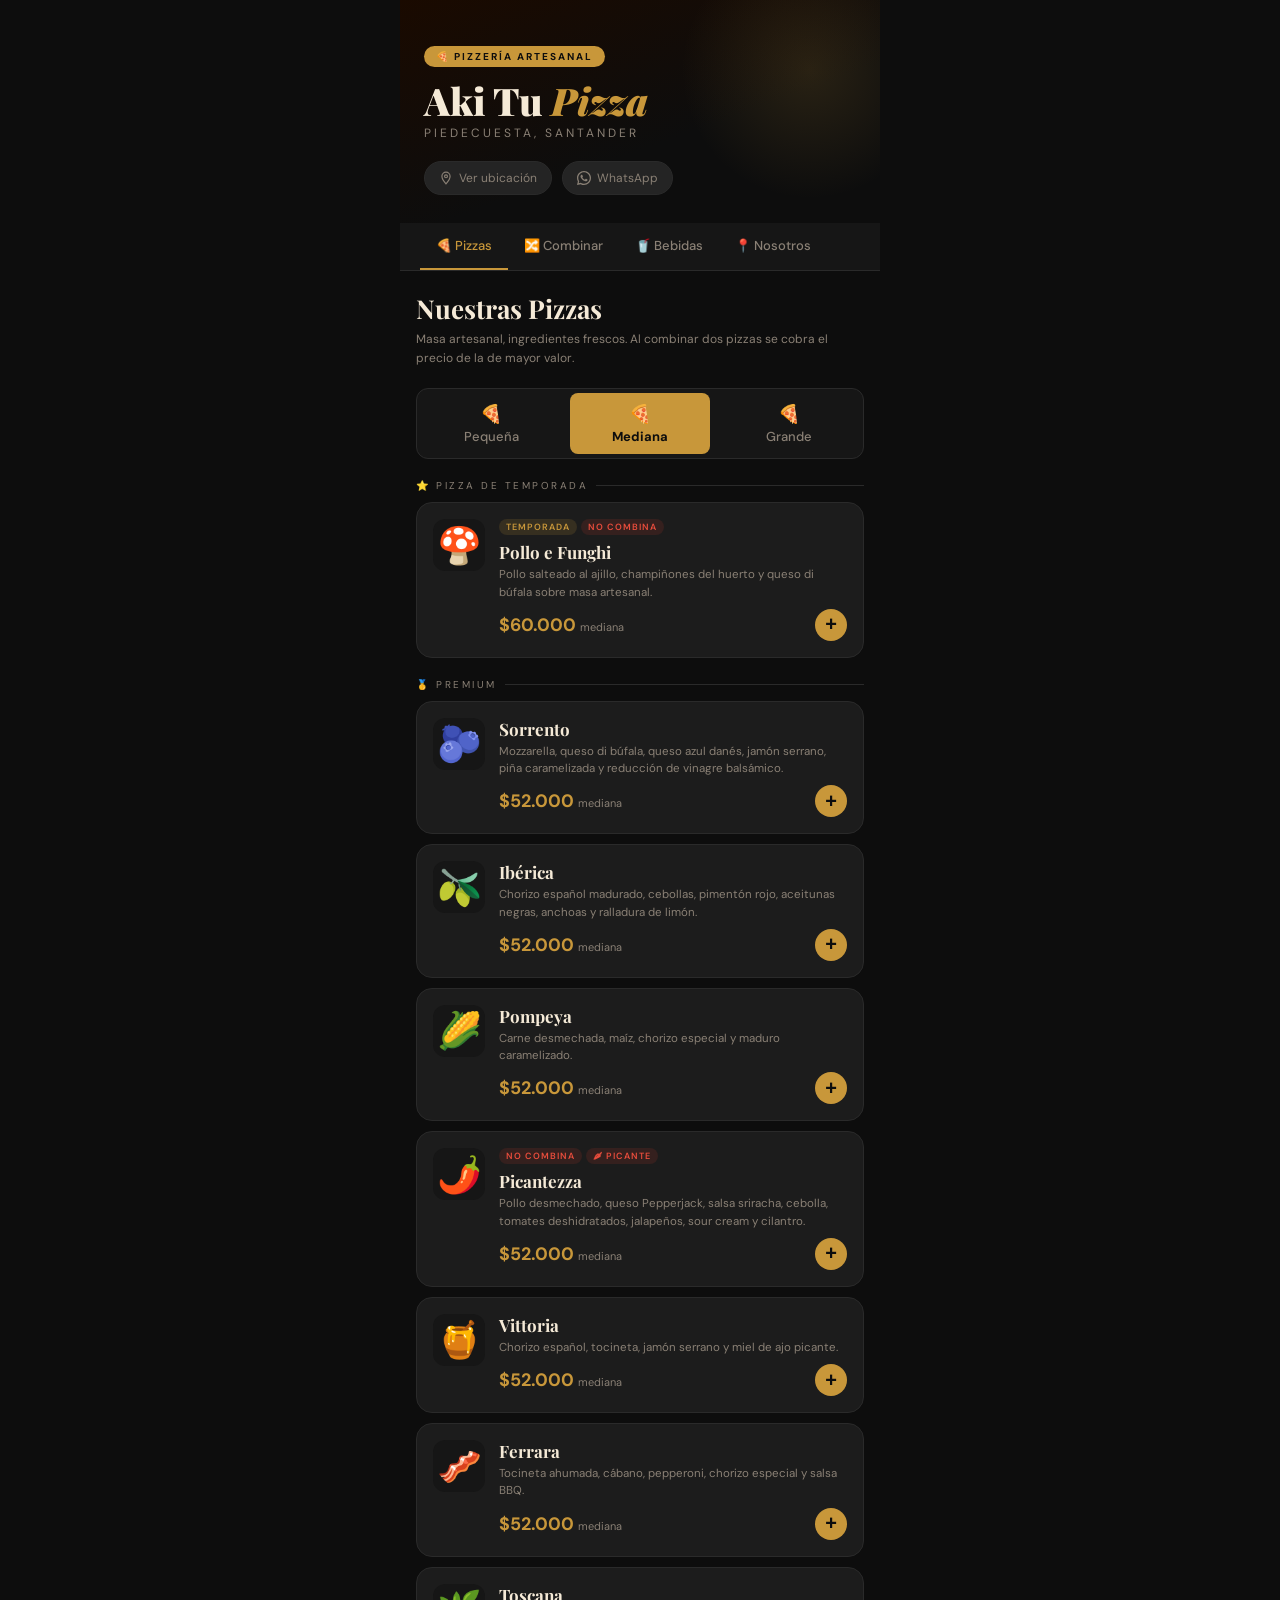
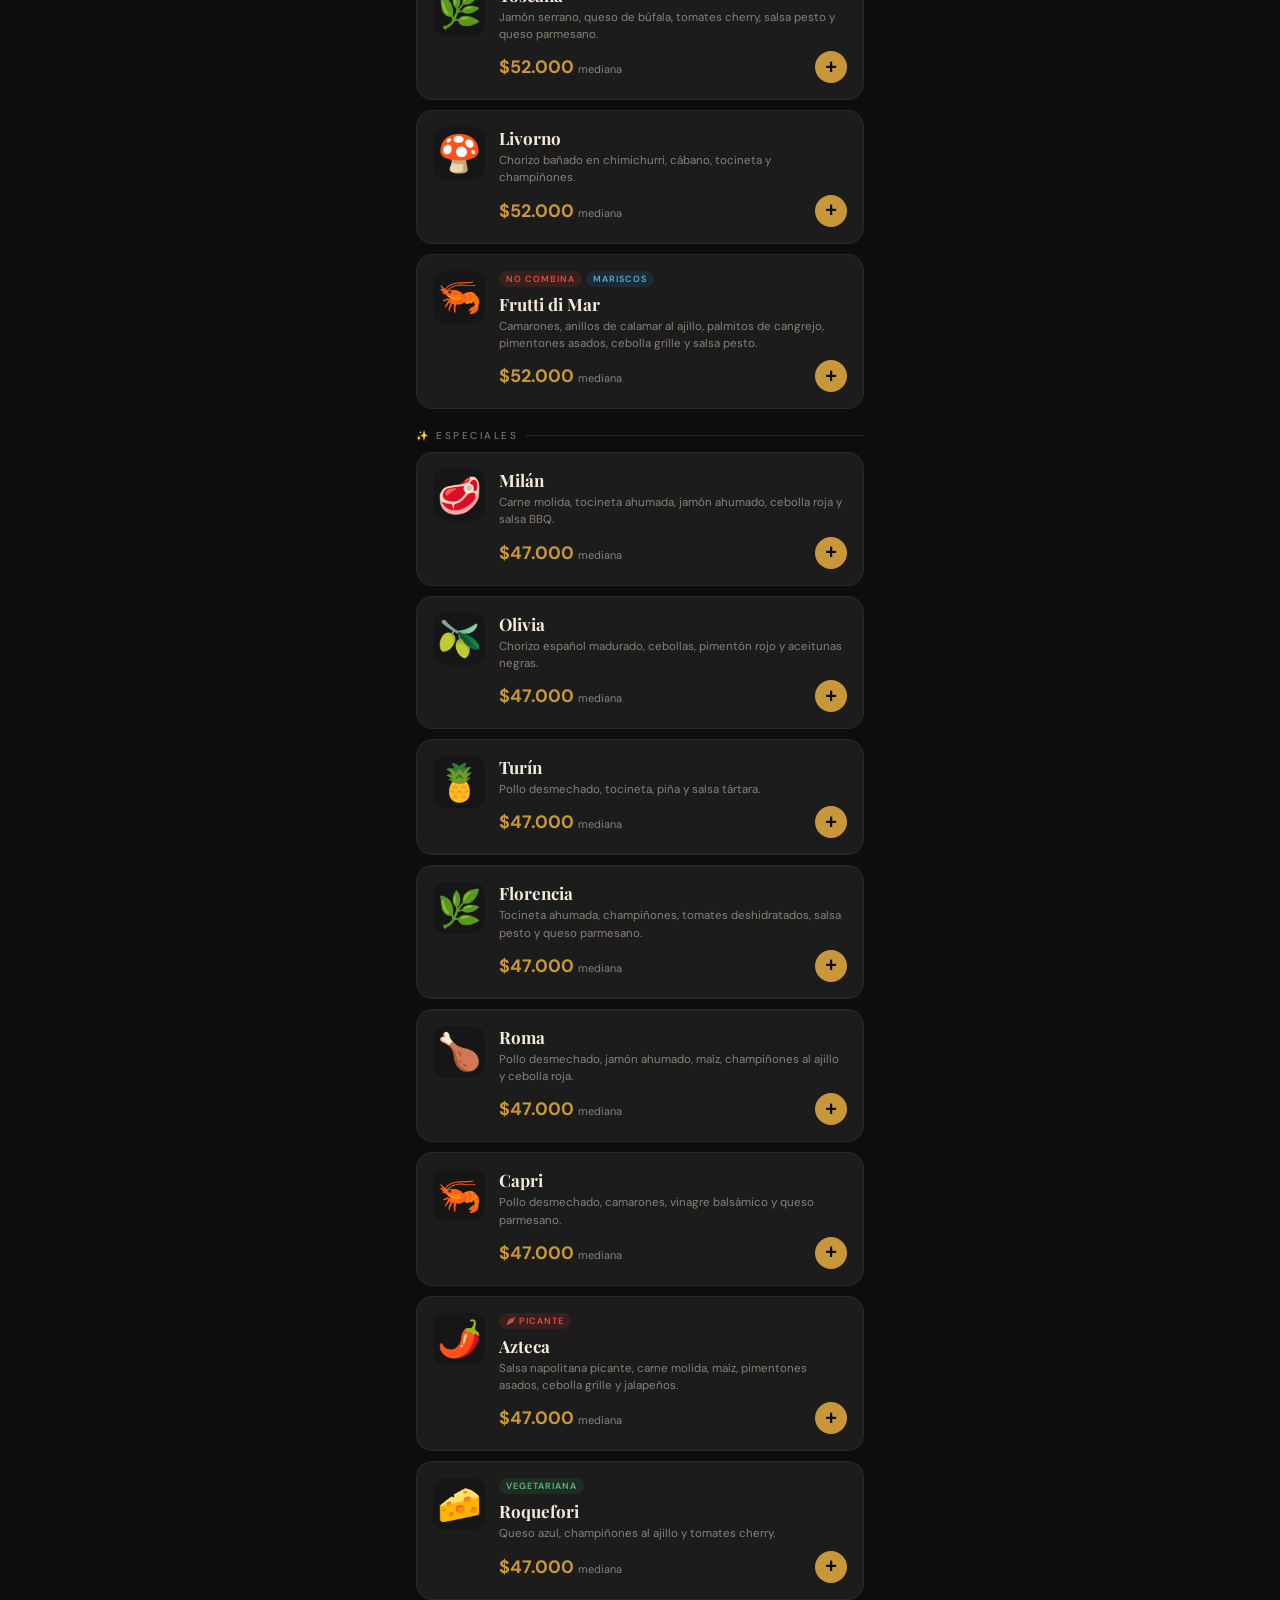
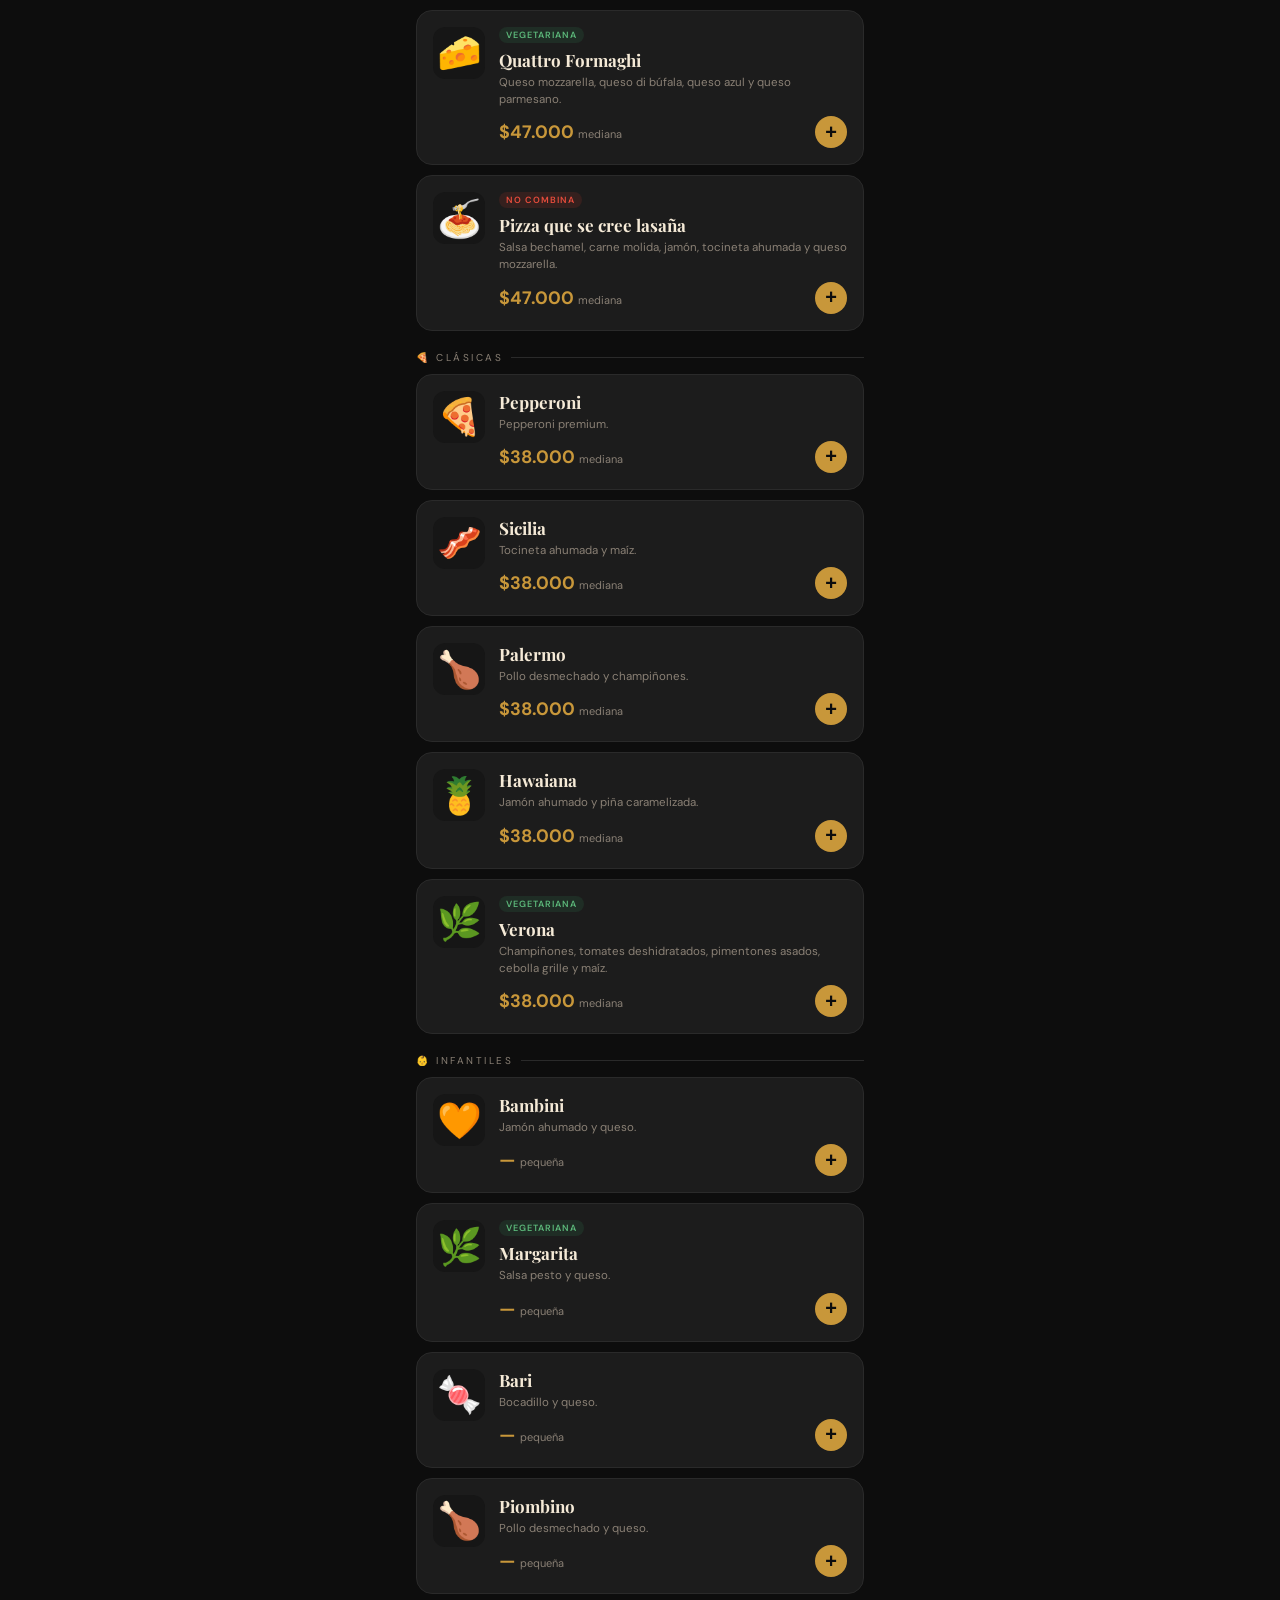
<file: index.html.html>
<!DOCTYPE html>
<html lang="es">
<head>
<meta charset="UTF-8">
<meta name="viewport" content="width=device-width, initial-scale=1.0, maximum-scale=1.0">
<title>Aki Tu Pizza – Piedecuesta</title>
<link href="https://fonts.googleapis.com/css2?family=Playfair+Display:ital,wght@0,700;0,900;1,700&family=DM+Sans:wght@300;400;500;600&display=swap" rel="stylesheet">
<style>
  :root {
    --bg: #0d0d0d;
    --surface: #161616;
    --card: #1c1c1c;
    --border: #2a2a2a;
    --gold: #c8973a;
    --gold-light: #e8b860;
    --red: #c0392b;
    --red-light: #e74c3c;
    --cream: #f5ead7;
    --text: #f0e8d8;
    --muted: #8a8075;
    --pill-bg: #242424;
  }
  * { margin: 0; padding: 0; box-sizing: border-box; -webkit-tap-highlight-color: transparent; }
  html { scroll-behavior: smooth; }
  body {
    background: var(--bg);
    color: var(--text);
    font-family: 'DM Sans', sans-serif;
    min-height: 100vh;
    max-width: 480px;
    margin: 0 auto;
    position: relative;
    overflow-x: hidden;
  }

  /* HEADER */
  .hero {
    background: linear-gradient(160deg, #1a0a00 0%, #0d0d0d 60%);
    padding: 0;
    position: relative;
    overflow: hidden;
  }
  .hero::before {
    content: '';
    position: absolute;
    top: -60px; right: -60px;
    width: 260px; height: 260px;
    background: radial-gradient(circle, rgba(200,151,58,0.15) 0%, transparent 70%);
    border-radius: 50%;
  }
  .hero-inner {
    padding: 44px 24px 28px;
    position: relative;
    z-index: 1;
  }
  .hero-badge {
    display: inline-block;
    background: var(--gold);
    color: #0d0d0d;
    font-size: 10px;
    font-weight: 700;
    letter-spacing: 2px;
    text-transform: uppercase;
    padding: 4px 12px;
    border-radius: 20px;
    margin-bottom: 14px;
  }
  .hero-title {
    font-family: 'Playfair Display', serif;
    font-size: 38px;
    font-weight: 900;
    line-height: 1.05;
    color: var(--cream);
    margin-bottom: 4px;
  }
  .hero-title span { color: var(--gold); font-style: italic; }
  .hero-sub {
    font-size: 12px;
    letter-spacing: 3px;
    text-transform: uppercase;
    color: var(--muted);
    margin-bottom: 20px;
  }
  .hero-actions {
    display: flex;
    gap: 10px;
    flex-wrap: wrap;
  }
  .btn-location {
    display: flex; align-items: center; gap: 6px;
    background: var(--pill-bg);
    border: 1px solid var(--border);
    color: var(--muted);
    font-size: 12px;
    padding: 8px 14px;
    border-radius: 24px;
    text-decoration: none;
    transition: border-color .2s, color .2s;
  }
  .btn-location:hover { border-color: var(--gold); color: var(--gold); }
  .btn-location svg { width: 14px; height: 14px; }

  /* NAV TABS */
  .nav-tabs {
    display: flex;
    gap: 0;
    overflow-x: auto;
    padding: 0 20px;
    background: var(--surface);
    border-bottom: 1px solid var(--border);
    scrollbar-width: none;
    position: sticky;
    top: 0;
    z-index: 100;
  }
  .nav-tabs::-webkit-scrollbar { display: none; }
  .tab-btn {
    flex-shrink: 0;
    background: none;
    border: none;
    color: var(--muted);
    font-family: 'DM Sans', sans-serif;
    font-size: 13px;
    font-weight: 500;
    padding: 14px 16px;
    cursor: pointer;
    border-bottom: 2px solid transparent;
    transition: color .2s, border-color .2s;
    white-space: nowrap;
  }
  .tab-btn.active { color: var(--gold); border-bottom-color: var(--gold); }

  /* SECTIONS */
  .section { display: none; padding: 20px 16px 100px; }
  .section.active { display: block; }
  .section-title {
    font-family: 'Playfair Display', serif;
    font-size: 26px;
    font-weight: 700;
    color: var(--cream);
    margin-bottom: 4px;
  }
  .section-desc {
    font-size: 12px;
    color: var(--muted);
    margin-bottom: 20px;
    line-height: 1.6;
  }

  /* SIZE SELECTOR */
  .size-selector {
    display: flex;
    gap: 8px;
    margin-bottom: 20px;
    background: var(--surface);
    padding: 4px;
    border-radius: 12px;
    border: 1px solid var(--border);
  }
  .size-btn {
    flex: 1;
    background: none;
    border: none;
    color: var(--muted);
    font-family: 'DM Sans', sans-serif;
    font-size: 13px;
    font-weight: 500;
    padding: 9px 8px;
    border-radius: 8px;
    cursor: pointer;
    transition: background .2s, color .2s;
    display: flex; flex-direction: column; align-items: center; gap: 2px;
  }
  .size-btn .size-icon { font-size: 18px; }
  .size-btn .size-price { font-size: 10px; }
  .size-btn.active {
    background: var(--gold);
    color: #0d0d0d;
    font-weight: 700;
  }

  /* PIZZA CARDS */
  .pizza-grid { display: flex; flex-direction: column; gap: 10px; }
  .pizza-card {
    background: var(--card);
    border: 1px solid var(--border);
    border-radius: 16px;
    padding: 16px;
    display: flex;
    align-items: flex-start;
    gap: 14px;
    cursor: pointer;
    transition: border-color .2s, background .2s;
    position: relative;
    overflow: hidden;
  }
  .pizza-card:hover { border-color: var(--gold); }
  .pizza-card.selected { border-color: var(--gold); background: #1f1a0f; }
  .pizza-card.in-cart { border-color: var(--red); }
  .pizza-emoji {
    font-size: 36px;
    flex-shrink: 0;
    width: 52px; height: 52px;
    background: var(--surface);
    border-radius: 12px;
    display: flex; align-items: center; justify-content: center;
  }
  .pizza-info { flex: 1; min-width: 0; }
  .pizza-name {
    font-family: 'Playfair Display', serif;
    font-size: 17px;
    font-weight: 700;
    color: var(--cream);
    margin-bottom: 3px;
  }
  .pizza-desc {
    font-size: 11.5px;
    color: var(--muted);
    line-height: 1.5;
    margin-bottom: 8px;
  }
  .pizza-footer { display: flex; align-items: center; justify-content: space-between; }
  .pizza-price {
    font-size: 18px;
    font-weight: 700;
    color: var(--gold);
  }
  .pizza-price .currency { font-size: 11px; font-weight: 400; color: var(--muted); }
  .pizza-tags { display: flex; gap: 4px; flex-wrap: wrap; margin-bottom: 6px; }
  .tag {
    font-size: 9px;
    letter-spacing: 1px;
    text-transform: uppercase;
    padding: 2px 7px;
    border-radius: 10px;
    font-weight: 600;
  }
  .tag-season { background: rgba(200,151,58,0.15); color: var(--gold); }
  .tag-nocombine { background: rgba(192,57,43,0.15); color: var(--red-light); }
  .tag-veggie { background: rgba(46,139,87,0.15); color: #5cb87a; }
  .tag-hot { background: rgba(192,57,43,0.15); color: var(--red-light); }
  .tag-seafood { background: rgba(30,120,180,0.15); color: #5aabda; }

  .add-btn {
    background: var(--gold);
    color: #0d0d0d;
    border: none;
    border-radius: 50%;
    width: 32px; height: 32px;
    font-size: 20px;
    cursor: pointer;
    display: flex; align-items: center; justify-content: center;
    font-weight: 700;
    flex-shrink: 0;
    transition: background .15s, transform .1s;
  }
  .add-btn:active { transform: scale(0.9); }
  .add-btn.added { background: var(--red); color: #fff; }

  /* COMBINE SECTION */
  .combine-banner {
    background: linear-gradient(135deg, #1a1200, #1c1c1c);
    border: 1px solid var(--gold);
    border-radius: 14px;
    padding: 14px 16px;
    margin-bottom: 16px;
    display: flex;
    align-items: center;
    gap: 12px;
  }
  .combine-icon { font-size: 28px; }
  .combine-text { flex: 1; }
  .combine-text strong { color: var(--gold); font-size: 13px; display: block; margin-bottom: 2px; }
  .combine-text span { color: var(--muted); font-size: 11px; line-height: 1.4; }

  /* CATEGORY LABEL */
  .cat-label {
    font-size: 10px;
    letter-spacing: 2.5px;
    text-transform: uppercase;
    color: var(--muted);
    margin: 20px 0 10px;
    display: flex; align-items: center; gap: 8px;
  }
  .cat-label::after { content: ''; flex: 1; height: 1px; background: var(--border); }

  /* CART */
  .cart-bar {
    position: fixed;
    bottom: 0; left: 50%;
    transform: translateX(-50%);
    width: 100%; max-width: 480px;
    background: var(--surface);
    border-top: 1px solid var(--border);
    padding: 12px 20px 20px;
    z-index: 200;
    display: none;
  }
  .cart-bar.visible { display: block; }
  .cart-bar-inner {
    display: flex; align-items: center; gap: 12px;
  }
  .cart-count {
    background: var(--red);
    color: #fff;
    border-radius: 50%;
    width: 28px; height: 28px;
    display: flex; align-items: center; justify-content: center;
    font-size: 13px; font-weight: 700;
    flex-shrink: 0;
  }
  .cart-summary { flex: 1; }
  .cart-summary .items { font-size: 12px; color: var(--muted); }
  .cart-summary .total { font-size: 16px; font-weight: 700; color: var(--gold); }
  .btn-whatsapp {
    display: flex; align-items: center; gap: 8px;
    background: #25D366;
    color: #fff;
    font-family: 'DM Sans', sans-serif;
    font-weight: 700;
    font-size: 14px;
    padding: 13px 20px;
    border: none;
    border-radius: 14px;
    cursor: pointer;
    flex-shrink: 0;
    transition: background .2s;
  }
  .btn-whatsapp:hover { background: #1ebe5d; }

  /* CART MODAL */
  .modal-overlay {
    display: none;
    position: fixed;
    inset: 0;
    background: rgba(0,0,0,0.85);
    z-index: 300;
    align-items: flex-end;
    justify-content: center;
  }
  .modal-overlay.open { display: flex; }
  .modal {
    background: var(--surface);
    border-radius: 24px 24px 0 0;
    width: 100%; max-width: 480px;
    max-height: 80vh;
    overflow-y: auto;
    padding: 0 0 32px;
    border-top: 1px solid var(--border);
  }
  .modal-handle {
    width: 40px; height: 4px;
    background: var(--border);
    border-radius: 2px;
    margin: 14px auto 20px;
  }
  .modal-title {
    font-family: 'Playfair Display', serif;
    font-size: 22px;
    font-weight: 700;
    color: var(--cream);
    padding: 0 20px;
    margin-bottom: 16px;
  }
  .cart-item {
    display: flex; align-items: flex-start; gap: 12px;
    padding: 12px 20px;
    border-bottom: 1px solid var(--border);
  }
  .cart-item-emoji { font-size: 24px; flex-shrink: 0; }
  .cart-item-info { flex: 1; }
  .cart-item-name { font-size: 14px; font-weight: 600; color: var(--cream); }
  .cart-item-details { font-size: 12px; color: var(--muted); margin-top: 2px; }
  .cart-item-price { font-size: 15px; font-weight: 700; color: var(--gold); flex-shrink: 0; }
  .cart-item-remove {
    background: none; border: none; color: var(--muted); font-size: 18px;
    cursor: pointer; padding: 0 4px; flex-shrink: 0;
  }
  .cart-total-row {
    display: flex; justify-content: space-between; align-items: center;
    padding: 16px 20px;
    border-top: 1px solid var(--border);
  }
  .cart-total-label { font-size: 14px; color: var(--muted); }
  .cart-grand-total { font-size: 22px; font-weight: 700; color: var(--gold); }

  .modal-note {
    margin: 0 20px 16px;
    background: #1a1200;
    border: 1px solid rgba(200,151,58,0.3);
    border-radius: 10px;
    padding: 10px 14px;
  }
  .modal-note label { font-size: 12px; color: var(--muted); display: block; margin-bottom: 6px; }
  .modal-note textarea {
    background: none;
    border: none;
    color: var(--text);
    font-family: 'DM Sans', sans-serif;
    font-size: 13px;
    width: 100%;
    resize: none;
    outline: none;
    min-height: 60px;
  }
  .btn-send-order {
    display: flex; align-items: center; justify-content: center; gap: 10px;
    background: #25D366;
    color: #fff;
    font-family: 'DM Sans', sans-serif;
    font-weight: 700;
    font-size: 16px;
    padding: 16px;
    border: none;
    border-radius: 14px;
    cursor: pointer;
    width: calc(100% - 40px);
    margin: 0 20px;
    transition: background .2s;
  }
  .btn-send-order:hover { background: #1ebe5d; }
  .btn-clear-cart {
    display: block;
    background: none;
    border: 1px solid var(--border);
    color: var(--muted);
    font-family: 'DM Sans', sans-serif;
    font-size: 13px;
    padding: 10px;
    border-radius: 10px;
    cursor: pointer;
    width: calc(100% - 40px);
    margin: 10px 20px 0;
    text-align: center;
  }

  /* BEBIDAS */
  .drink-grid { display: flex; flex-direction: column; gap: 8px; }
  .drink-card {
    background: var(--card);
    border: 1px solid var(--border);
    border-radius: 14px;
    padding: 14px 16px;
    display: flex; align-items: center; gap: 12px;
    cursor: pointer;
    transition: border-color .2s;
  }
  .drink-card:hover { border-color: var(--gold); }
  .drink-card.in-cart { border-color: var(--red); }
  .drink-emoji { font-size: 28px; width: 44px; height: 44px; background: var(--surface); border-radius: 10px; display: flex; align-items: center; justify-content: center; flex-shrink: 0; }
  .drink-info { flex: 1; }
  .drink-name { font-size: 15px; font-weight: 600; color: var(--cream); }
  .drink-desc { font-size: 11px; color: var(--muted); line-height: 1.4; margin-top: 1px; }
  .drink-price { font-size: 16px; font-weight: 700; color: var(--gold); flex-shrink: 0; }

  /* COMBINAR */
  .combine-section-header {
    background: linear-gradient(135deg, #1f1200, #1c1c1c);
    border-radius: 16px;
    padding: 18px;
    margin-bottom: 20px;
    border: 1px solid var(--gold);
  }
  .combine-section-header h2 {
    font-family: 'Playfair Display', serif;
    font-size: 22px; color: var(--cream); margin-bottom: 6px;
  }
  .combine-section-header p { font-size: 12px; color: var(--muted); line-height: 1.5; }
  .combine-slots {
    display: flex; gap: 8px; margin-bottom: 16px;
  }
  .combine-slot {
    flex: 1;
    background: var(--card);
    border: 2px dashed var(--border);
    border-radius: 14px;
    padding: 14px 10px;
    text-align: center;
    min-height: 100px;
    display: flex; flex-direction: column; align-items: center; justify-content: center;
    gap: 6px;
    cursor: pointer;
    transition: border-color .2s;
  }
  .combine-slot.filled { border-style: solid; border-color: var(--gold); background: #1a1200; }
  .combine-slot.filled-2 { border-style: solid; border-color: var(--red); background: #1a0000; }
  .combine-slot-emoji { font-size: 26px; }
  .combine-slot-label { font-size: 11px; color: var(--muted); }
  .combine-slot-name { font-size: 12px; color: var(--cream); font-weight: 600; }
  .combine-slot-remove { font-size: 18px; color: var(--muted); cursor: pointer; }
  .combine-available { display: flex; flex-direction: column; gap: 8px; }
  .combine-pizza-item {
    background: var(--card);
    border: 1px solid var(--border);
    border-radius: 12px;
    padding: 12px 14px;
    display: flex; align-items: center; gap: 10px;
    cursor: pointer;
    transition: border-color .2s, background .2s;
  }
  .combine-pizza-item:hover { border-color: var(--gold); }
  .combine-pizza-item.disabled { opacity: 0.4; cursor: not-allowed; }
  .combine-result {
    margin-top: 20px;
    background: linear-gradient(135deg, #1f1200, #1c1c1c);
    border: 1px solid var(--gold);
    border-radius: 16px;
    padding: 18px;
    display: none;
  }
  .combine-result.show { display: block; }
  .combine-result-title { font-family: 'Playfair Display', serif; font-size: 18px; color: var(--cream); margin-bottom: 8px; }
  .combine-result-detail { font-size: 13px; color: var(--muted); margin-bottom: 14px; }
  .combine-result-price {
    font-size: 26px; font-weight: 700; color: var(--gold); margin-bottom: 14px;
  }

  /* NOSOTROS */
  .about-card {
    background: var(--card);
    border: 1px solid var(--border);
    border-radius: 16px;
    padding: 20px;
    margin-bottom: 12px;
  }
  .about-card h3 { font-family: 'Playfair Display', serif; font-size: 18px; color: var(--cream); margin-bottom: 8px; }
  .about-card p { font-size: 13px; color: var(--muted); line-height: 1.6; }
  .about-card a { color: var(--gold); text-decoration: none; }
  .schedule-row { display: flex; justify-content: space-between; padding: 6px 0; border-bottom: 1px solid var(--border); }
  .schedule-row:last-child { border-bottom: none; }
  .schedule-day { font-size: 13px; color: var(--muted); }
  .schedule-time { font-size: 13px; color: var(--cream); font-weight: 500; }

  .empty-state {
    text-align: center;
    padding: 40px 20px;
    color: var(--muted);
  }
  .empty-state .icon { font-size: 48px; margin-bottom: 12px; }
  .empty-state p { font-size: 14px; line-height: 1.6; }

  /* Pulse animation for cart */
  @keyframes pulse { 0%,100%{transform:scale(1)} 50%{transform:scale(1.05)} }
  .cart-bar.bounce { animation: pulse 0.3s ease; }

  /* Loading screen */
  .splash {
    position: fixed; inset: 0;
    background: var(--bg);
    display: flex; flex-direction: column; align-items: center; justify-content: center;
    z-index: 999;
    transition: opacity 0.5s;
  }
  .splash.hidden { opacity: 0; pointer-events: none; }
  .splash-title {
    font-family: 'Playfair Display', serif;
    font-size: 42px; font-weight: 900;
    color: var(--cream);
  }
  .splash-title span { color: var(--gold); font-style: italic; }
  .splash-sub { font-size: 12px; letter-spacing: 3px; text-transform: uppercase; color: var(--muted); margin-top: 6px; }
  .splash-loader {
    margin-top: 40px;
    width: 36px; height: 36px;
    border: 3px solid var(--border);
    border-top-color: var(--gold);
    border-radius: 50%;
    animation: spin 0.8s linear infinite;
  }
  @keyframes spin { to { transform: rotate(360deg); } }
</style>
</head>
<body>

<!-- Splash -->
<div class="splash" id="splash">
  <div class="splash-title">Aki Tu <span>Pizza</span></div>
  <div class="splash-sub">Piedecuesta</div>
  <div class="splash-loader"></div>
</div>

<!-- Hero -->
<div class="hero">
  <div class="hero-inner">
    <div class="hero-badge">🍕 Pizzería Artesanal</div>
    <div class="hero-title">Aki Tu <span>Pizza</span></div>
    <div class="hero-sub">Piedecuesta, Santander</div>
    <div class="hero-actions">
      <a href="https://www.google.com/maps/place/Aki+Tu+Pizza" target="_blank" class="btn-location">
        <svg viewBox="0 0 24 24" fill="none" stroke="currentColor" stroke-width="2"><path d="M12 2C8.13 2 5 5.13 5 9c0 5.25 7 13 7 13s7-7.75 7-13c0-3.87-3.13-7-7-7z"/><circle cx="12" cy="9" r="2.5"/></svg>
        Ver ubicación
      </a>
      <a href="https://wa.me/573053698712" target="_blank" class="btn-location">
        <svg viewBox="0 0 24 24" fill="currentColor"><path d="M17.472 14.382c-.297-.149-1.758-.867-2.03-.967-.273-.099-.471-.148-.67.15-.197.297-.767.966-.94 1.164-.173.199-.347.223-.644.075-.297-.15-1.255-.463-2.39-1.475-.883-.788-1.48-1.761-1.653-2.059-.173-.297-.018-.458.13-.606.134-.133.298-.347.446-.52.149-.174.198-.298.298-.497.099-.198.05-.371-.025-.52-.075-.149-.669-1.612-.916-2.207-.242-.579-.487-.5-.669-.51-.173-.008-.371-.01-.57-.01-.198 0-.52.074-.792.372-.272.297-1.04 1.016-1.04 2.479 0 1.462 1.065 2.875 1.213 3.074.149.198 2.096 3.2 5.077 4.487.709.306 1.262.489 1.694.625.712.227 1.36.195 1.871.118.571-.085 1.758-.719 2.006-1.413.248-.694.248-1.289.173-1.413-.074-.124-.272-.198-.57-.347z"/><path d="M12 0C5.373 0 0 5.373 0 12c0 2.1.546 4.07 1.5 5.786L0 24l6.34-1.47A11.93 11.93 0 0 0 12 24c6.627 0 12-5.373 12-12S18.627 0 12 0zm0 21.818a9.797 9.797 0 0 1-5.015-1.378l-.36-.213-3.73.866.9-3.617-.234-.373A9.77 9.77 0 0 1 2.182 12C2.182 6.57 6.57 2.182 12 2.182S21.818 6.57 21.818 12 17.43 21.818 12 21.818z"/></svg>
        WhatsApp
      </a>
    </div>
  </div>
</div>

<!-- Nav -->
<div class="nav-tabs">
  <button class="tab-btn active" onclick="showTab('pizzas')">🍕 Pizzas</button>
  <button class="tab-btn" onclick="showTab('combinar')">🔀 Combinar</button>
  <button class="tab-btn" onclick="showTab('bebidas')">🥤 Bebidas</button>
  <button class="tab-btn" onclick="showTab('nosotros')">📍 Nosotros</button>
</div>

<!-- PIZZAS TAB -->
<div id="tab-pizzas" class="section active">
  <div class="section-title">Nuestras Pizzas</div>
  <div class="section-desc">Masa artesanal, ingredientes frescos. Al combinar dos pizzas se cobra el precio de la de mayor valor.</div>

  <div class="size-selector" id="sizeSelector">
    <button class="size-btn" onclick="setSize('pequeña')" data-size="pequeña">
      <span class="size-icon">🍕</span>
      <span>Pequeña</span>
    </button>
    <button class="size-btn active" onclick="setSize('mediana')" data-size="mediana">
      <span class="size-icon">🍕</span>
      <span>Mediana</span>
    </button>
    <button class="size-btn" onclick="setSize('grande')" data-size="grande">
      <span class="size-icon">🍕</span>
      <span>Grande</span>
    </button>
  </div>

  <div id="pizzaList"></div>
</div>

<!-- COMBINAR TAB -->
<div id="tab-combinar" class="section">
  <div class="combine-section-header">
    <h2>🔀 Combiná tu pizza</h2>
    <p>Elige dos pizzas combinables y tendrás la mitad de cada una. Se cobra el precio de la mayor. Nota: las pizzas marcadas <strong style="color:var(--red-light)">NO COMBINA</strong> no aplican.</p>
  </div>

  <div class="combine-slots">
    <div class="combine-slot" id="slot1" onclick="selectSlot(1)">
      <div class="combine-slot-emoji">➕</div>
      <div class="combine-slot-label">Mitad 1</div>
      <div class="combine-slot-name" id="slot1-name">Elige pizza</div>
    </div>
    <div class="combine-slot" id="slot2" onclick="selectSlot(2)">
      <div class="combine-slot-emoji">➕</div>
      <div class="combine-slot-label">Mitad 2</div>
      <div class="combine-slot-name" id="slot2-name">Elige pizza</div>
    </div>
  </div>

  <div class="size-selector" id="combineSizeSelector">
    <button class="size-btn" onclick="setCombineSize('pequeña')" data-size="pequeña">
      <span>Pequeña</span>
    </button>
    <button class="size-btn active" onclick="setCombineSize('mediana')" data-size="mediana">
      <span>Mediana</span>
    </button>
    <button class="size-btn" onclick="setCombineSize('grande')" data-size="grande">
      <span>Grande</span>
    </button>
  </div>

  <div class="combine-result" id="combineResult">
    <div class="combine-result-title">🎉 ¡Combinación lista!</div>
    <div class="combine-result-detail" id="combineDetail"></div>
    <div class="combine-result-price" id="combinePrice"></div>
    <button class="btn-whatsapp" onclick="addCombineToCart()" style="width:100%;justify-content:center;">
      <svg width="20" height="20" viewBox="0 0 24 24" fill="currentColor"><path d="M17.472 14.382c-.297-.149-1.758-.867-2.03-.967-.273-.099-.471-.148-.67.15-.197.297-.767.966-.94 1.164-.173.199-.347.223-.644.075-.297-.15-1.255-.463-2.39-1.475-.883-.788-1.48-1.761-1.653-2.059-.173-.297-.018-.458.13-.606.134-.133.298-.347.446-.52.149-.174.198-.298.298-.497.099-.198.05-.371-.025-.52-.075-.149-.669-1.612-.916-2.207-.242-.579-.487-.5-.669-.51-.173-.008-.371-.01-.57-.01-.198 0-.52.074-.792.372-.272.297-1.04 1.016-1.04 2.479 0 1.462 1.065 2.875 1.213 3.074.149.198 2.096 3.2 5.077 4.487.709.306 1.262.489 1.694.625.712.227 1.36.195 1.871.118.571-.085 1.758-.719 2.006-1.413.248-.694.248-1.289.173-1.413-.074-.124-.272-.198-.57-.347z"/><path d="M12 0C5.373 0 0 5.373 0 12c0 2.1.546 4.07 1.5 5.786L0 24l6.34-1.47A11.93 11.93 0 0 0 12 24c6.627 0 12-5.373 12-12S18.627 0 12 0zm0 21.818a9.797 9.797 0 0 1-5.015-1.378l-.36-.213-3.73.866.9-3.617-.234-.373A9.77 9.77 0 0 1 2.182 12C2.182 6.57 6.57 2.182 12 2.182S21.818 6.57 21.818 12 17.43 21.818 12 21.818z"/></svg>
      Agregar al pedido
    </button>
  </div>

  <div class="cat-label">Pizzas combinables</div>
  <div class="combine-available" id="combineList"></div>
</div>

<!-- BEBIDAS TAB -->
<div id="tab-bebidas" class="section">
  <div class="section-title">Bebidas</div>
  <div class="section-desc">Sin alcohol, vinos, cócteles, cervezas y más.</div>
  <div class="drink-grid" id="drinkList"></div>
</div>

<!-- NOSOTROS -->
<div id="tab-nosotros" class="section">
  <div class="section-title">Aki Tu Pizza</div>
  <div class="section-desc">Pizzería artesanal en el corazón de Piedecuesta.</div>
  <div class="about-card">
    <h3>📍 Ubicación</h3>
    <p>Piedecuesta, Santander, Colombia.<br><a href="https://www.google.com/maps/place/Aki+Tu+Pizza+-+Pizzer%C3%ADa+Artesanal+en+Piedecuesta/@7.0004044,-73.0565809,17z" target="_blank">Ver en Google Maps →</a></p>
  </div>
  <div class="about-card">
    <h3>📞 Contacto</h3>
    <p>WhatsApp: <a href="https://wa.me/573053698712">+57 305 369 8712</a></p>
  </div>
  <div class="about-card">
    <h3>ℹ️ Política de combinaciones</h3>
    <p>Al pedir una pizza combinada, se cobra el precio de la pizza de mayor valor. Algunas pizzas especiales no se pueden combinar (marcadas con el sello rojo).</p>
  </div>
  <div class="about-card">
    <h3>🍫 Postre</h3>
    <p><strong style="color:var(--cream)">Dolce Peccato</strong> — Porción de pastel de chocolate.<br><strong style="color:var(--gold)">$10.000</strong></p>
  </div>
  <div class="about-card">
    <h3>🧀 Adicional de queso</h3>
    <p>Pequeña: $6.000 &nbsp;|&nbsp; Mediana: $8.000 &nbsp;|&nbsp; Grande: $11.500</p>
  </div>
</div>

<!-- Cart Bar -->
<div class="cart-bar" id="cartBar">
  <div class="cart-bar-inner">
    <div class="cart-count" id="cartCount">0</div>
    <div class="cart-summary">
      <div class="items" id="cartItems">items en tu pedido</div>
      <div class="total" id="cartTotal">$0</div>
    </div>
    <button class="btn-whatsapp" onclick="openCart()">
      <svg width="18" height="18" viewBox="0 0 24 24" fill="currentColor"><path d="M17.472 14.382c-.297-.149-1.758-.867-2.03-.967-.273-.099-.471-.148-.67.15-.197.297-.767.966-.94 1.164-.173.199-.347.223-.644.075-.297-.15-1.255-.463-2.39-1.475-.883-.788-1.48-1.761-1.653-2.059-.173-.297-.018-.458.13-.606.134-.133.298-.347.446-.52.149-.174.198-.298.298-.497.099-.198.05-.371-.025-.52-.075-.149-.669-1.612-.916-2.207-.242-.579-.487-.5-.669-.51-.173-.008-.371-.01-.57-.01-.198 0-.52.074-.792.372-.272.297-1.04 1.016-1.04 2.479 0 1.462 1.065 2.875 1.213 3.074.149.198 2.096 3.2 5.077 4.487.709.306 1.262.489 1.694.625.712.227 1.36.195 1.871.118.571-.085 1.758-.719 2.006-1.413.248-.694.248-1.289.173-1.413-.074-.124-.272-.198-.57-.347z"/><path d="M12 0C5.373 0 0 5.373 0 12c0 2.1.546 4.07 1.5 5.786L0 24l6.34-1.47A11.93 11.93 0 0 0 12 24c6.627 0 12-5.373 12-12S18.627 0 12 0zm0 21.818a9.797 9.797 0 0 1-5.015-1.378l-.36-.213-3.73.866.9-3.617-.234-.373A9.77 9.77 0 0 1 2.182 12C2.182 6.57 6.57 2.182 12 2.182S21.818 6.57 21.818 12 17.43 21.818 12 21.818z"/></svg>
      Pedido
    </button>
  </div>
</div>

<!-- Modal Cart -->
<div class="modal-overlay" id="cartModal" onclick="closeCartOnOverlay(event)">
  <div class="modal">
    <div class="modal-handle"></div>
    <div class="modal-title">🛒 Tu pedido</div>
    <div id="cartModalItems"></div>
    <div class="cart-total-row">
      <span class="cart-total-label">Total</span>
      <span class="cart-grand-total" id="cartGrandTotal">$0</span>
    </div>
    <div class="modal-note">
      <label>📝 Nota adicional (opcional)</label>
      <textarea id="orderNote" placeholder="Ej: sin cebolla, extra salsa..."></textarea>
    </div>
    <button class="btn-send-order" onclick="sendToWhatsApp()">
      <svg width="22" height="22" viewBox="0 0 24 24" fill="currentColor"><path d="M17.472 14.382c-.297-.149-1.758-.867-2.03-.967-.273-.099-.471-.148-.67.15-.197.297-.767.966-.94 1.164-.173.199-.347.223-.644.075-.297-.15-1.255-.463-2.39-1.475-.883-.788-1.48-1.761-1.653-2.059-.173-.297-.018-.458.13-.606.134-.133.298-.347.446-.52.149-.174.198-.298.298-.497.099-.198.05-.371-.025-.52-.075-.149-.669-1.612-.916-2.207-.242-.579-.487-.5-.669-.51-.173-.008-.371-.01-.57-.01-.198 0-.52.074-.792.372-.272.297-1.04 1.016-1.04 2.479 0 1.462 1.065 2.875 1.213 3.074.149.198 2.096 3.2 5.077 4.487.709.306 1.262.489 1.694.625.712.227 1.36.195 1.871.118.571-.085 1.758-.719 2.006-1.413.248-.694.248-1.289.173-1.413-.074-.124-.272-.198-.57-.347z"/><path d="M12 0C5.373 0 0 5.373 0 12c0 2.1.546 4.07 1.5 5.786L0 24l6.34-1.47A11.93 11.93 0 0 0 12 24c6.627 0 12-5.373 12-12S18.627 0 12 0zm0 21.818a9.797 9.797 0 0 1-5.015-1.378l-.36-.213-3.73.866.9-3.617-.234-.373A9.77 9.77 0 0 1 2.182 12C2.182 6.57 6.57 2.182 12 2.182S21.818 6.57 21.818 12 17.43 21.818 12 21.818z"/></svg>
      Enviar pedido por WhatsApp
    </button>
    <button class="btn-clear-cart" onclick="clearCart()">Vaciar pedido</button>
  </div>
</div>

<script>
// ===================== DATA =====================
const PIZZAS = {
  temporada: [
    { id:'pollo-funghi', name:'Pollo e Funghi', emoji:'🍄', desc:'Pollo salteado al ajillo, champiñones del huerto y queso di búfala sobre masa artesanal.', prices:{pequeña:null,mediana:60000,grande:null}, tags:['season','nocombine'], combinable:false }
  ],
  premium: [
    { id:'sorrento', name:'Sorrento', emoji:'🫐', desc:'Mozzarella, queso di búfala, queso azul danés, jamón serrano, piña caramelizada y reducción de vinagre balsámico.', prices:{pequeña:28000,mediana:52000,grande:72000}, tags:[], combinable:true },
    { id:'iberica', name:'Ibérica', emoji:'🫒', desc:'Chorizo español madurado, cebollas, pimentón rojo, aceitunas negras, anchoas y ralladura de limón.', prices:{pequeña:28000,mediana:52000,grande:72000}, tags:[], combinable:true },
    { id:'pompeya', name:'Pompeya', emoji:'🌽', desc:'Carne desmechada, maíz, chorizo especial y maduro caramelizado.', prices:{pequeña:28000,mediana:52000,grande:72000}, tags:[], combinable:true },
    { id:'picantezza', name:'Picantezza', emoji:'🌶️', desc:'Pollo desmechado, queso Pepperjack, salsa sriracha, cebolla, tomates deshidratados, jalapeños, sour cream y cilantro.', prices:{pequeña:28000,mediana:52000,grande:72000}, tags:['hot','nocombine'], combinable:false },
    { id:'vittoria', name:'Vittoria', emoji:'🍯', desc:'Chorizo español, tocineta, jamón serrano y miel de ajo picante.', prices:{pequeña:28000,mediana:52000,grande:72000}, tags:[], combinable:true },
    { id:'ferrara', name:'Ferrara', emoji:'🥓', desc:'Tocineta ahumada, cábano, pepperoni, chorizo especial y salsa BBQ.', prices:{pequeña:28000,mediana:52000,grande:72000}, tags:[], combinable:true },
    { id:'toscana', name:'Toscana', emoji:'🌿', desc:'Jamón serrano, queso de búfala, tomates cherry, salsa pesto y queso parmesano.', prices:{pequeña:28000,mediana:52000,grande:72000}, tags:[], combinable:true },
    { id:'livorno', name:'Livorno', emoji:'🍄', desc:'Chorizo bañado en chimichurri, cábano, tocineta y champiñones.', prices:{pequeña:28000,mediana:52000,grande:72000}, tags:[], combinable:true },
    { id:'frutti-di-mar', name:'Frutti di Mar', emoji:'🦐', desc:'Camarones, anillos de calamar al ajillo, palmitos de cangrejo, pimentones asados, cebolla grille y salsa pesto.', prices:{pequeña:28000,mediana:52000,grande:72000}, tags:['seafood','nocombine'], combinable:false }
  ],
  especiales: [
    { id:'milan', name:'Milán', emoji:'🥩', desc:'Carne molida, tocineta ahumada, jamón ahumado, cebolla roja y salsa BBQ.', prices:{pequeña:25000,mediana:47000,grande:64000}, tags:[], combinable:true },
    { id:'olivia', name:'Olivia', emoji:'🫒', desc:'Chorizo español madurado, cebollas, pimentón rojo y aceitunas negras.', prices:{pequeña:25000,mediana:47000,grande:64000}, tags:[], combinable:true },
    { id:'turin', name:'Turín', emoji:'🍍', desc:'Pollo desmechado, tocineta, piña y salsa tártara.', prices:{pequeña:25000,mediana:47000,grande:64000}, tags:[], combinable:true },
    { id:'florencia', name:'Florencia', emoji:'🌿', desc:'Tocineta ahumada, champiñones, tomates deshidratados, salsa pesto y queso parmesano.', prices:{pequeña:25000,mediana:47000,grande:64000}, tags:[], combinable:true },
    { id:'roma', name:'Roma', emoji:'🍗', desc:'Pollo desmechado, jamón ahumado, maíz, champiñones al ajillo y cebolla roja.', prices:{pequeña:25000,mediana:47000,grande:64000}, tags:[], combinable:true },
    { id:'capri', name:'Capri', emoji:'🦐', desc:'Pollo desmechado, camarones, vinagre balsámico y queso parmesano.', prices:{pequeña:25000,mediana:47000,grande:64000}, tags:[], combinable:true },
    { id:'azteca', name:'Azteca', emoji:'🌶️', desc:'Salsa napolitana picante, carne molida, maíz, pimentones asados, cebolla grille y jalapeños.', prices:{pequeña:25000,mediana:47000,grande:64000}, tags:['hot'], combinable:true },
    { id:'roquefori', name:'Roquefori', emoji:'🧀', desc:'Queso azul, champiñones al ajillo y tomates cherry.', prices:{pequeña:25000,mediana:47000,grande:64000}, tags:['veggie'], combinable:true },
    { id:'quattro', name:'Quattro Formaghi', emoji:'🧀', desc:'Queso mozzarella, queso di búfala, queso azul y queso parmesano.', prices:{pequeña:25000,mediana:47000,grande:64000}, tags:['veggie'], combinable:true },
    { id:'lasagna', name:'Pizza que se cree lasaña', emoji:'🍝', desc:'Salsa bechamel, carne molida, jamón, tocineta ahumada y queso mozzarella.', prices:{pequeña:25000,mediana:47000,grande:64000}, tags:['nocombine'], combinable:false }
  ],
  clasicas: [
    { id:'pepperoni', name:'Pepperoni', emoji:'🍕', desc:'Pepperoni premium.', prices:{pequeña:20000,mediana:38000,grande:52000}, tags:[], combinable:true },
    { id:'sicilia', name:'Sicilia', emoji:'🥓', desc:'Tocineta ahumada y maíz.', prices:{pequeña:20000,mediana:38000,grande:52000}, tags:[], combinable:true },
    { id:'palermo', name:'Palermo', emoji:'🍗', desc:'Pollo desmechado y champiñones.', prices:{pequeña:20000,mediana:38000,grande:52000}, tags:[], combinable:true },
    { id:'hawaiana', name:'Hawaiana', emoji:'🍍', desc:'Jamón ahumado y piña caramelizada.', prices:{pequeña:20000,mediana:38000,grande:52000}, tags:[], combinable:true },
    { id:'verona', name:'Verona', emoji:'🌿', desc:'Champiñones, tomates deshidratados, pimentones asados, cebolla grille y maíz.', prices:{pequeña:20000,mediana:38000,grande:52000}, tags:['veggie'], combinable:true }
  ],
  infantiles: [
    { id:'bambini', name:'Bambini', emoji:'🧡', desc:'Jamón ahumado y queso.', prices:{pequeña:18000,mediana:null,grande:null}, tags:[], combinable:false },
    { id:'margarita-inf', name:'Margarita', emoji:'🌿', desc:'Salsa pesto y queso.', prices:{pequeña:18000,mediana:null,grande:null}, tags:['veggie'], combinable:false },
    { id:'bari', name:'Bari', emoji:'🍬', desc:'Bocadillo y queso.', prices:{pequeña:18000,mediana:null,grande:null}, tags:[], combinable:false },
    { id:'piombino', name:'Piombino', emoji:'🍗', desc:'Pollo desmechado y queso.', prices:{pequeña:18000,mediana:null,grande:null}, tags:[], combinable:false }
  ]
};

const BEBIDAS = [
  { cat:'🌿 Sin Alcohol – SouBar', items:[
    { id:'sorella', name:'Sorella', emoji:'🍉', desc:'Sandía, granadina, soda Hatsu, limón y hierbabuena.', price:null, priceNote:'Consultar' },
    { id:'mistero-rosso', name:'Mistero Rosso', emoji:'🌺', desc:'Tamarindo, limón y jamaica.', price:12000 },
    { id:'punch', name:'Punch (Bretaña)', emoji:'🍊', desc:'Manzana, maracuyá, frutos rojos y trozos de piña.', price:12000 },
    { id:'lulada', name:'Lulada (Bretaña)', emoji:'🫙', desc:'Syrup de lulo con jengibre, hierbabuena y limón.', price:12000 },
    { id:'frutos-amarillos', name:'Frutos Amarillos (Bretaña)', emoji:'🥭', desc:'Uchuvas, durazno, mango y maracuyá.', price:12000 },
    { id:'pink-tonic', name:'Pink Tonic (Hatsu)', emoji:'🍓', desc:'Syrup de lichee, limón, fresas, cerezas, agua tónica y soda Hatsu de frambuesa.', price:15000 },
    { id:'frutos-rojos', name:'Frutos Rojos (Hatsu)', emoji:'🍒', desc:'Syrup de frutos rojos, limón, fresas y cerezas con soda Hatsu de sandía y albahaca.', price:15000 },
    { id:'mango-biche', name:'Mango Biche (Hatsu)', emoji:'🥭', desc:'Syrup de mango biche, limón y hierbabuena con soda Hatsu de limón y hierbabuena.', price:15000 }
  ]},
  { cat:'🍷 Vinos', items:[
    { id:'copa-vino', name:'Copa de Vino', emoji:'🍷', desc:'Vino tinto o blanco.', price:10000 },
    { id:'sangria', name:'Sangría', emoji:'🍷', desc:'Jugo de frutas, azúcar, ron añejo, vino tinto o blanco.', price:20000 },
    { id:'tinto-verano', name:'Tinto de Verano', emoji:'🍊', desc:'Vino tinto, limón y ginger ale.', price:16000 },
    { id:'jarra-sangria', name:'Jarra de Sangría (4 copas)', emoji:'🫙', desc:'Frutas picadas, jugo de frutas, azúcar, ron añejo y vino tinto.', price:60000 }
  ]},
  { cat:'🍸 Cócteles', items:[
    { id:'pina-colada', name:'Piña Colada', emoji:'🍍', desc:'Clásico tropical.', price:25000 },
    { id:'vodka-citric', name:'Vodka Citric', emoji:'🍋', desc:'Vodka y cítricos.', price:25000 },
    { id:'gin-tonic-g', name:"Gin Tonic (Gordon's)", emoji:'🫚', desc:"Con Gordon's Gin.", price:19000 },
    { id:'gin-tonic-t', name:'Gin Tonic (Tanqueray)', emoji:'🫚', desc:'Con Tanqueray.', price:28000 },
    { id:'tequila-sunrise', name:'Tequila Sunrise', emoji:'🌅', desc:'Tequila, jugo de naranja y granadina.', price:25000 },
    { id:'margarita', name:'Margarita', emoji:'🍋', desc:'Clásica con tequila.', price:20000 },
    { id:'tom-collins', name:'Tom Collins', emoji:'🍋', desc:'Gin, limón, azúcar y soda.', price:18000 },
    { id:'caipiroska', name:'Caipiroska', emoji:'🍋', desc:'Vodka, limón y azúcar.', price:20000 },
    { id:'mojito', name:'Mojito Cubano', emoji:'🌿', desc:'Ron, hierbabuena, limón, azúcar y soda.', price:18000 },
    { id:'cuba-libre', name:'Cuba Libre', emoji:'🥤', desc:'Ron, Coca-Cola y limón.', price:16000 }
  ]},
  { cat:'🍺 Cervezas', items:[
    { id:'3cord', name:'3 Cordilleras', emoji:'🍺', desc:'Cerveza artesanal premium.', price:7000 },
    { id:'heineken', name:'Heineken', emoji:'🍺', desc:'', price:5500 },
    { id:'stella', name:'Stella Artois', emoji:'🍺', desc:'', price:9000 },
    { id:'coronita', name:'Coronita', emoji:'🍺', desc:'', price:6500 },
    { id:'club-col', name:'Club Colombia', emoji:'🍺', desc:'', price:7000 },
    { id:'aguila', name:'Águila', emoji:'🍺', desc:'', price:6000 }
  ]},
  { cat:'🧊 Granizados', items:[
    { id:'gran-limonada', name:'Granizado Limonada', emoji:'🍋', desc:'', price:7000 },
    { id:'gran-naranjada', name:'Granizado Naranjada', emoji:'🍊', desc:'', price:7000 },
    { id:'gran-maracuya', name:'Granizado Maracuyá', emoji:'🟡', desc:'', price:9000 },
    { id:'gran-hierba', name:'Granizado Limonada Hierbabuena', emoji:'🌿', desc:'', price:8000 },
    { id:'gran-cerezas', name:'Granizado Limonada Cerezas', emoji:'🍒', desc:'', price:10000 },
    { id:'passitano', name:'Passitano', emoji:'🍍', desc:'Piña, mango y maracuyá.', price:12000 },
    { id:'fratello', name:'Fratello', emoji:'🍊', desc:'Piña, naranja, limón y granadina.', price:12000 },
    { id:'gran-coco', name:'Granizado Limonada de Coco', emoji:'🥥', desc:'', price:15000 }
  ]},
  { cat:'🥤 Hatsu & Gaseosas', items:[
    { id:'hatsu-agua', name:'Hatsu Agua', emoji:'💧', desc:'', price:6000 },
    { id:'hatsu-soda', name:'Hatsu Soda', emoji:'🫧', desc:'', price:5000 },
    { id:'hatsu-te', name:'Hatsu Té', emoji:'🍵', desc:'', price:7000 },
    { id:'bretana', name:'Bretaña', emoji:'🥤', desc:'', price:5000 },
    { id:'canada-dry', name:'Canada Dry', emoji:'🥤', desc:'', price:5000 },
    { id:'gaseosa-400', name:'Gaseosa 400ml', emoji:'🥤', desc:'', price:5500 }
  ]}
];

// ===================== STATE =====================
let cart = [];
let currentSize = 'mediana';
let combineSize = 'mediana';
let combineSlots = [null, null];
let activeSlot = null;
let cartId = 0;

// ===================== RENDER =====================
function formatPrice(n) { return '$' + n.toLocaleString('es-CO'); }

function getPriceForSize(pizza, size) {
  return pizza.prices[size];
}

function renderPizzas() {
  const container = document.getElementById('pizzaList');
  const cats = [
    { key:'temporada', label:'⭐ Pizza de Temporada' },
    { key:'premium', label:'🥇 Premium' },
    { key:'especiales', label:'✨ Especiales' },
    { key:'clasicas', label:'🍕 Clásicas' },
    { key:'infantiles', label:'👶 Infantiles' }
  ];
  let html = '';
  for (const cat of cats) {
    const pizzas = PIZZAS[cat.key];
    html += `<div class="cat-label">${cat.label}</div><div class="pizza-grid">`;
    for (const pizza of pizzas) {
      const price = getPriceForSize(pizza, currentSize);
      const priceStr = price ? formatPrice(price) : '—';
      const inCart = cart.some(c => c.id === pizza.id + '_' + currentSize);
      let tagHtml = '';
      if (pizza.tags.includes('season')) tagHtml += '<span class="tag tag-season">Temporada</span>';
      if (pizza.tags.includes('nocombine')) tagHtml += '<span class="tag tag-nocombine">No combina</span>';
      if (pizza.tags.includes('veggie')) tagHtml += '<span class="tag tag-veggie">Vegetariana</span>';
      if (pizza.tags.includes('hot')) tagHtml += '<span class="tag tag-hot">🌶 Picante</span>';
      if (pizza.tags.includes('seafood')) tagHtml += '<span class="tag tag-seafood">Mariscos</span>';
      html += `
        <div class="pizza-card ${inCart?'in-cart':''}" id="pcard-${pizza.id}">
          <div class="pizza-emoji">${pizza.emoji}</div>
          <div class="pizza-info">
            ${tagHtml ? `<div class="pizza-tags">${tagHtml}</div>` : ''}
            <div class="pizza-name">${pizza.name}</div>
            <div class="pizza-desc">${pizza.desc}</div>
            <div class="pizza-footer">
              <div class="pizza-price">${priceStr} <span class="currency">${cat.key==='infantiles'?'pequeña':currentSize}</span></div>
              <button class="add-btn ${inCart?'added':''}" onclick="addPizzaToCart('${pizza.id}','${cat.key}')" ${!price?'disabled':''}>
                ${inCart ? '✓' : '+'}
              </button>
            </div>
          </div>
        </div>`;
    }
    html += '</div>';
  }
  container.innerHTML = html;
}

function renderCombineList() {
  const container = document.getElementById('combineList');
  let html = '';
  const allCombinable = [];
  for (const cat of ['clasicas','especiales','premium']) {
    for (const p of PIZZAS[cat]) {
      if (p.combinable) allCombinable.push(p);
    }
  }
  for (const pizza of allCombinable) {
    const price = getPriceForSize(pizza, combineSize);
    const inSlot = combineSlots.includes(pizza.id);
    html += `
      <div class="combine-pizza-item ${inSlot?'disabled':''}" onclick="addToSlot('${pizza.id}')">
        <span style="font-size:24px">${pizza.emoji}</span>
        <div style="flex:1">
          <div style="font-size:14px;font-weight:600;color:var(--cream)">${pizza.name}</div>
          <div style="font-size:11px;color:var(--muted)">${pizza.desc.substring(0,60)}…</div>
        </div>
        <div style="font-size:14px;font-weight:700;color:var(--gold)">${price?formatPrice(price):'—'}</div>
      </div>`;
  }
  container.innerHTML = html;
}

function renderDrinks() {
  const container = document.getElementById('drinkList');
  let html = '';
  for (const group of BEBIDAS) {
    html += `<div class="cat-label">${group.cat}</div>`;
    for (const d of group.items) {
      const inCart = cart.some(c => c.id === 'beb_' + d.id);
      html += `
        <div class="drink-card ${inCart?'in-cart':''}" id="dcard-${d.id}">
          <div class="drink-emoji">${d.emoji}</div>
          <div class="drink-info">
            <div class="drink-name">${d.name}</div>
            ${d.desc ? `<div class="drink-desc">${d.desc}</div>` : ''}
          </div>
          <div style="display:flex;align-items:center;gap:8px;flex-shrink:0">
            <div class="drink-price">${d.price ? formatPrice(d.price) : (d.priceNote || '—')}</div>
            ${d.price ? `<button class="add-btn ${inCart?'added':''}" onclick="addDrinkToCart('${d.id}')">${inCart?'✓':'+'}</button>` : ''}
          </div>
        </div>`;
    }
  }
  container.innerHTML = html;
}

// ===================== ACTIONS =====================
function setSize(size) {
  currentSize = size;
  document.querySelectorAll('#sizeSelector .size-btn').forEach(b => {
    b.classList.toggle('active', b.dataset.size === size);
  });
  renderPizzas();
}

function setCombineSize(size) {
  combineSize = size;
  document.querySelectorAll('#combineSizeSelector .size-btn').forEach(b => {
    b.classList.toggle('active', b.dataset.size === size);
  });
  renderCombineList();
  updateCombineResult();
}

function getAllPizzas() {
  return Object.values(PIZZAS).flat();
}

function addPizzaToCart(pizzaId, cat) {
  const pizza = getAllPizzas().find(p => p.id === pizzaId);
  if (!pizza) return;
  const size = cat === 'infantiles' ? 'pequeña' : currentSize;
  const price = getPriceForSize(pizza, size);
  if (!price) return;
  const uid = pizza.id + '_' + size;
  const existing = cart.find(c => c.id === uid);
  if (existing) {
    cart = cart.filter(c => c.id !== uid);
  } else {
    cart.push({ id: uid, name: pizza.name, emoji: pizza.emoji, size, price, type:'pizza', qty:1 });
  }
  renderPizzas();
  updateCartBar();
}

function addDrinkToCart(drinkId) {
  const drink = BEBIDAS.flatMap(g => g.items).find(d => d.id === drinkId);
  if (!drink || !drink.price) return;
  const uid = 'beb_' + drinkId;
  const existing = cart.find(c => c.id === uid);
  if (existing) {
    cart = cart.filter(c => c.id !== uid);
  } else {
    cart.push({ id: uid, name: drink.name, emoji: drink.emoji, size:'', price: drink.price, type:'bebida', qty:1 });
  }
  renderDrinks();
  updateCartBar();
}

// COMBINAR
function selectSlot(n) {
  activeSlot = n;
}

function addToSlot(pizzaId) {
  if (!activeSlot) { activeSlot = combineSlots[0] ? 2 : 1; }
  if (combineSlots.includes(pizzaId)) return;
  combineSlots[activeSlot - 1] = pizzaId;
  activeSlot = activeSlot === 1 ? 2 : 1;
  updateCombineSlots();
  updateCombineResult();
  renderCombineList();
}

function updateCombineSlots() {
  for (let i = 0; i < 2; i++) {
    const slot = document.getElementById(`slot${i+1}`);
    const nameEl = document.getElementById(`slot${i+1}-name`);
    const pid = combineSlots[i];
    if (pid) {
      const pizza = getAllPizzas().find(p => p.id === pid);
      slot.className = `combine-slot ${i===0?'filled':'filled-2'}`;
      slot.querySelector('.combine-slot-emoji').textContent = pizza.emoji;
      nameEl.textContent = pizza.name;
    } else {
      slot.className = 'combine-slot';
      slot.querySelector('.combine-slot-emoji').textContent = '➕';
      nameEl.textContent = 'Elige pizza';
    }
  }
}

function updateCombineResult() {
  const result = document.getElementById('combineResult');
  if (!combineSlots[0] || !combineSlots[1]) { result.classList.remove('show'); return; }
  const p1 = getAllPizzas().find(p => p.id === combineSlots[0]);
  const p2 = getAllPizzas().find(p => p.id === combineSlots[1]);
  const price1 = getPriceForSize(p1, combineSize) || 0;
  const price2 = getPriceForSize(p2, combineSize) || 0;
  const finalPrice = Math.max(price1, price2);
  document.getElementById('combineDetail').textContent = `${p1.name} + ${p2.name} | ${combineSize} | Se cobra el precio mayor`;
  document.getElementById('combinePrice').textContent = formatPrice(finalPrice);
  result.classList.add('show');
}

function addCombineToCart() {
  if (!combineSlots[0] || !combineSlots[1]) return;
  const p1 = getAllPizzas().find(p => p.id === combineSlots[0]);
  const p2 = getAllPizzas().find(p => p.id === combineSlots[1]);
  const price1 = getPriceForSize(p1, combineSize) || 0;
  const price2 = getPriceForSize(p2, combineSize) || 0;
  const finalPrice = Math.max(price1, price2);
  const uid = `combo_${combineSlots[0]}_${combineSlots[1]}_${combineSize}`;
  cart.push({
    id: uid,
    name: `Combinada: ${p1.name} + ${p2.name}`,
    emoji: '🔀',
    size: combineSize,
    price: finalPrice,
    type: 'combo',
    qty: 1
  });
  combineSlots = [null, null];
  updateCombineSlots();
  document.getElementById('combineResult').classList.remove('show');
  renderCombineList();
  updateCartBar();
  showTab('pizzas');
}

// ===================== CART =====================
function updateCartBar() {
  const bar = document.getElementById('cartBar');
  if (cart.length === 0) { bar.classList.remove('visible'); return; }
  bar.classList.add('visible');
  const total = cart.reduce((s,c) => s + c.price * c.qty, 0);
  document.getElementById('cartCount').textContent = cart.reduce((s,c) => s + c.qty, 0);
  document.getElementById('cartItems').textContent = `${cart.length} producto${cart.length>1?'s':''} en tu pedido`;
  document.getElementById('cartTotal').textContent = formatPrice(total);
  bar.classList.add('bounce');
  setTimeout(() => bar.classList.remove('bounce'), 300);
}

function openCart() {
  renderCartModal();
  document.getElementById('cartModal').classList.add('open');
}

function closeCartOnOverlay(e) {
  if (e.target === document.getElementById('cartModal')) {
    document.getElementById('cartModal').classList.remove('open');
  }
}

function renderCartModal() {
  const container = document.getElementById('cartModalItems');
  if (cart.length === 0) {
    container.innerHTML = '<div class="empty-state"><div class="icon">🛒</div><p>Tu pedido está vacío.<br>Agrega pizzas y bebidas.</p></div>';
    document.getElementById('cartGrandTotal').textContent = '$0';
    return;
  }
  let html = '';
  for (const item of cart) {
    html += `
      <div class="cart-item">
        <span class="cart-item-emoji">${item.emoji}</span>
        <div class="cart-item-info">
          <div class="cart-item-name">${item.name}</div>
          <div class="cart-item-details">${item.size ? item.size.charAt(0).toUpperCase() + item.size.slice(1) : ''}</div>
        </div>
        <div class="cart-item-price">${formatPrice(item.price)}</div>
        <button class="cart-item-remove" onclick="removeCartItem('${item.id}')">✕</button>
      </div>`;
  }
  container.innerHTML = html;
  const total = cart.reduce((s,c) => s + c.price * c.qty, 0);
  document.getElementById('cartGrandTotal').textContent = formatPrice(total);
}

function removeCartItem(id) {
  cart = cart.filter(c => c.id !== id);
  renderCartModal();
  updateCartBar();
  renderPizzas();
  renderDrinks();
}

function clearCart() {
  cart = [];
  document.getElementById('cartModal').classList.remove('open');
  updateCartBar();
  renderPizzas();
  renderDrinks();
}

function sendToWhatsApp() {
  if (cart.length === 0) return;
  const note = document.getElementById('orderNote').value.trim();
  let msg = '🍕 *Pedido - Aki Tu Pizza Piedecuesta*\n\n';
  for (const item of cart) {
    const size = item.size ? ` (${item.size})` : '';
    msg += `• ${item.name}${size}: ${formatPrice(item.price)}\n`;
  }
  const total = cart.reduce((s,c) => s + c.price * c.qty, 0);
  msg += `\n💰 *Total estimado: ${formatPrice(total)}*`;
  if (note) msg += `\n\n📝 Nota: ${note}`;
  msg += '\n\n¡Gracias! 😊';
  const encoded = encodeURIComponent(msg);
  window.open(`https://wa.me/573053698712?text=${encoded}`, '_blank');
}

// ===================== TABS =====================
function showTab(tab) {
  document.querySelectorAll('.section').forEach(s => s.classList.remove('active'));
  document.querySelectorAll('.tab-btn').forEach(b => b.classList.remove('active'));
  document.getElementById(`tab-${tab}`).classList.add('active');
  const idx = ['pizzas','combinar','bebidas','nosotros'].indexOf(tab);
  document.querySelectorAll('.tab-btn')[idx].classList.add('active');
  if (tab === 'combinar') renderCombineList();
}

// ===================== INIT =====================
window.addEventListener('load', () => {
  renderPizzas();
  renderDrinks();
  renderCombineList();
  setTimeout(() => {
    document.getElementById('splash').classList.add('hidden');
  }, 1200);
});
</script>
</body>
</html>
</file>
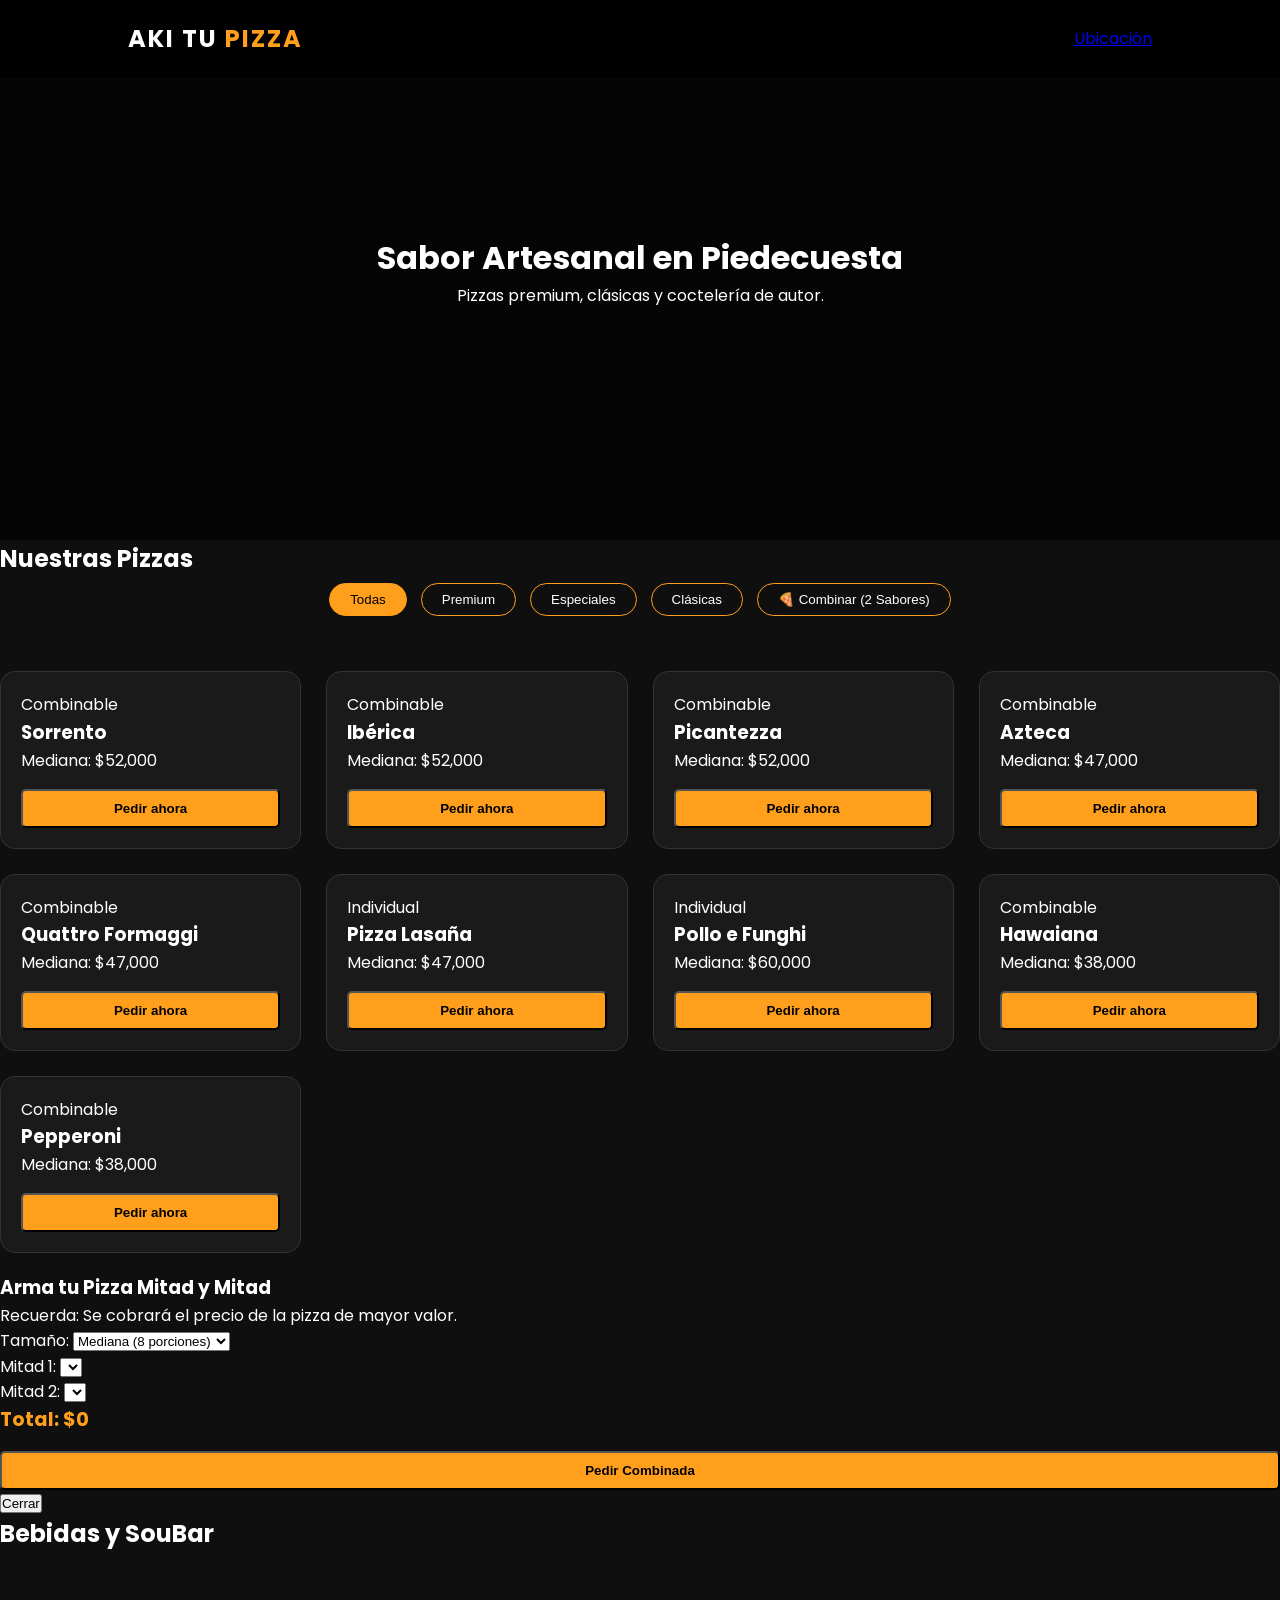
<file: index2.html>
<!DOCTYPE html>
<html lang="es">
<head>
    <meta charset="UTF-8">
    <meta name="viewport" content="width=device-width, initial-scale=1.0">
    <title>Aki Tu Pizza | Menú Digital</title>
    <link rel="stylesheet" href="style.css">
    <link href="https://fonts.googleapis.com/css2?family=Poppins:wght@300;400;600;700&display=swap" rel="stylesheet">
</head>
<body>

    <header>
        <nav>
            <div class="logo">AKI TU <span>PIZZA</span></div>
            <a href="https://linktr.ee/akitupizza" class="btn-contact">Ubicación</a>
        </nav>
        <div class="hero">
            <h1>Sabor Artesanal en Piedecuesta</h1>
            <p>Pizzas premium, clásicas y coctelería de autor.</p>
        </div>
    </header>

    <main class="container">
<section class="menu-section">
    <h2 class="section-title">Nuestras Pizzas</h2>
    <div class="filter-tabs">
        <button class="tab-btn active" onclick="filterMenu('todas', event)">Todas</button>
        <button class="tab-btn" onclick="filterMenu('premium', event)">Premium</button>
        <button class="tab-btn" onclick="filterMenu('especial', event)">Especiales</button>
        <button class="tab-btn" onclick="filterMenu('clasica', event)">Clásicas</button>
        <button class="tab-btn highlight" onclick="openComboModal()">🍕 Combinar (2 Sabores)</button>
    </div>

    <div id="pizza-grid" class="grid"></div>
</section>

<div id="comboModal" class="modal">
    <div class="modal-content">
        <h3>Arma tu Pizza Mitad y Mitad</h3>
        <p>Recuerda: Se cobrará el precio de la pizza de mayor valor.</p>
        
        <label>Tamaño:</label>
        <select id="comboSize" onchange="updateComboPrice()">
            <option value="pequena">Pequeña (4 porciones)</option>
            <option value="mediana" selected>Mediana (8 porciones)</option>
            <option value="grande">Grande (12 porciones)</option>
        </select>

        <div class="combo-selection">
            <div>
                <label>Mitad 1:</label>
                <select id="half1" onchange="updateComboPrice()"></select>
            </div>
            <div>
                <label>Mitad 2:</label>
                <select id="half2" onchange="updateComboPrice()"></select>
            </div>
        </div>

        <div id="totalCombo" class="price">Total: $0</div>
        <button class="btn-order" onclick="sendComboWhatsApp()">Pedir Combinada</button>
        <button class="btn-close" onclick="closeComboModal()">Cerrar</button>
    </div>
</div>

        <section class="menu-section">
            <h2 class="section-title">Bebidas y SouBar</h2>
            <div id="bebida-grid" class="grid">
                </div>
        </section>
    </main>

    <footer>
        <p>&copy; 2024 Aki Tu Pizza Piedecuesta - Cero Alcohol, Full Actitud.</p>
    </footer>

    <script src="script.js"></script>
</body>
</html>
</file>
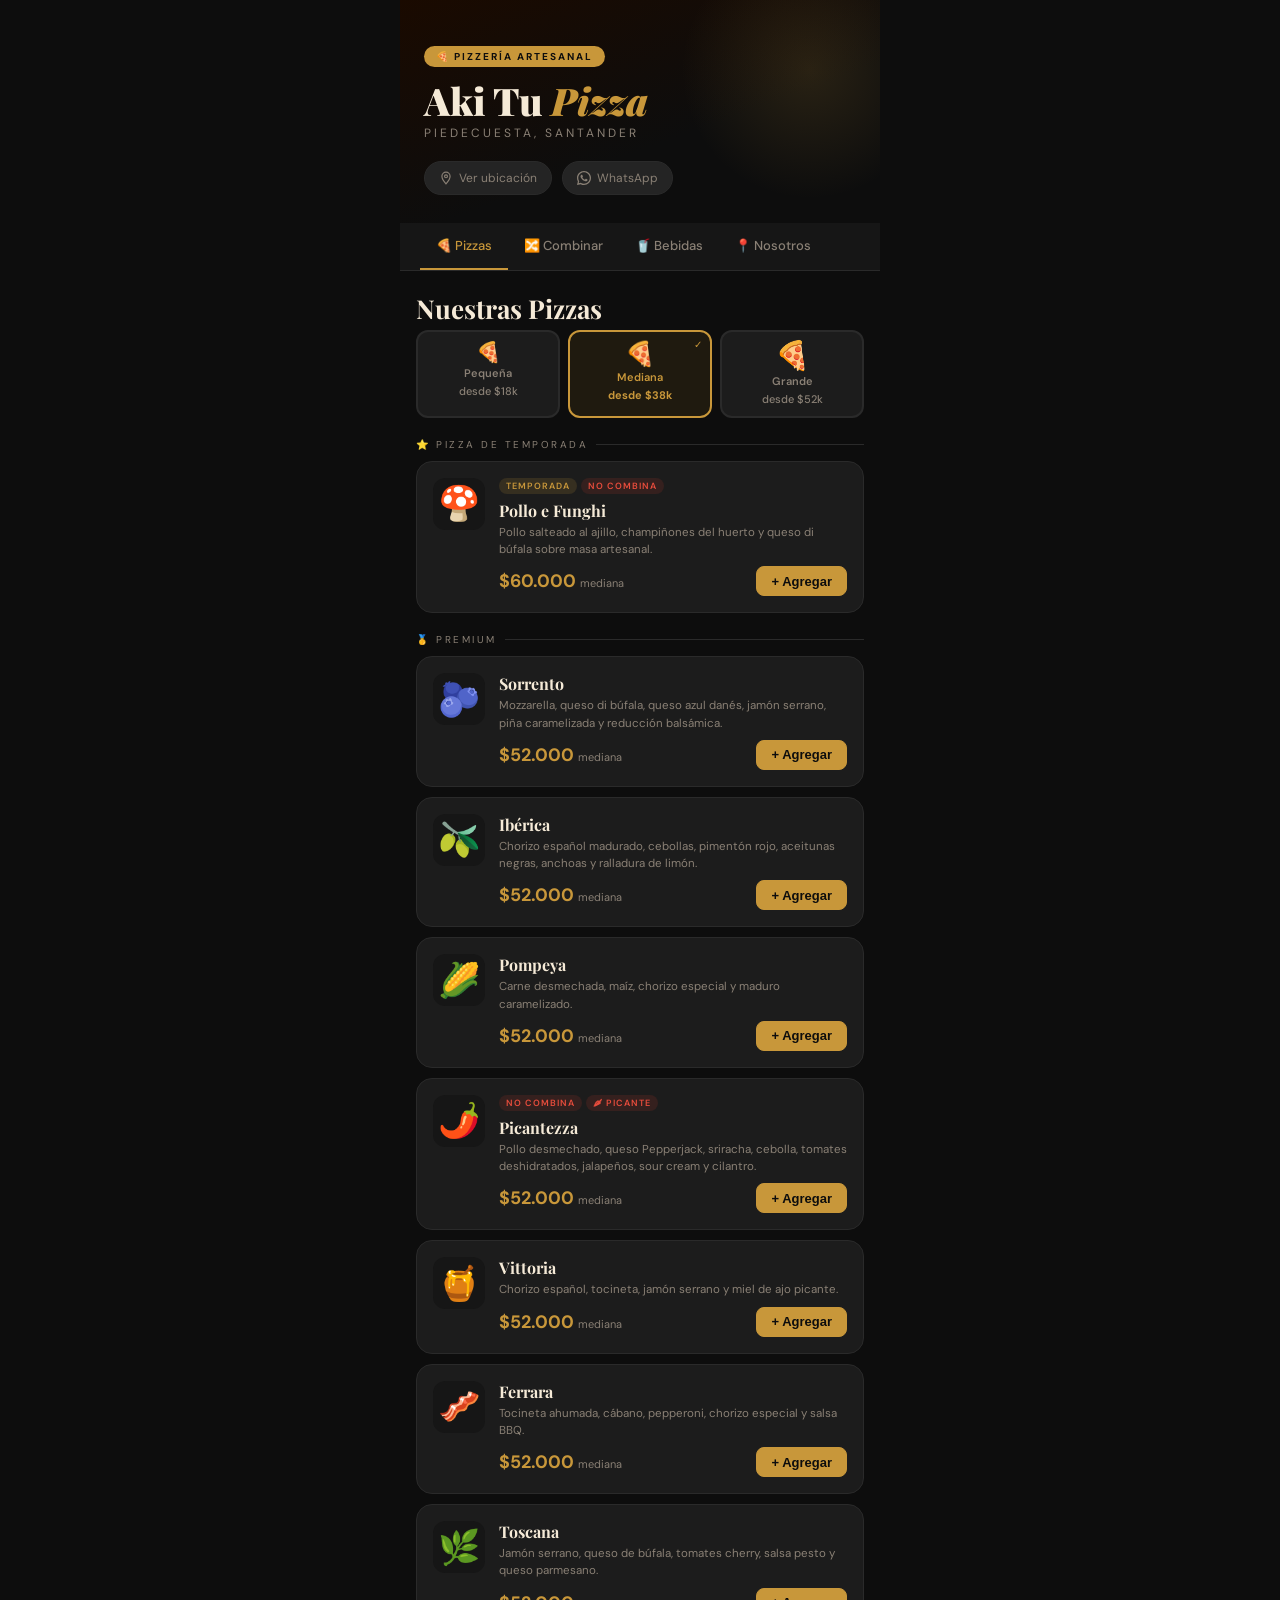
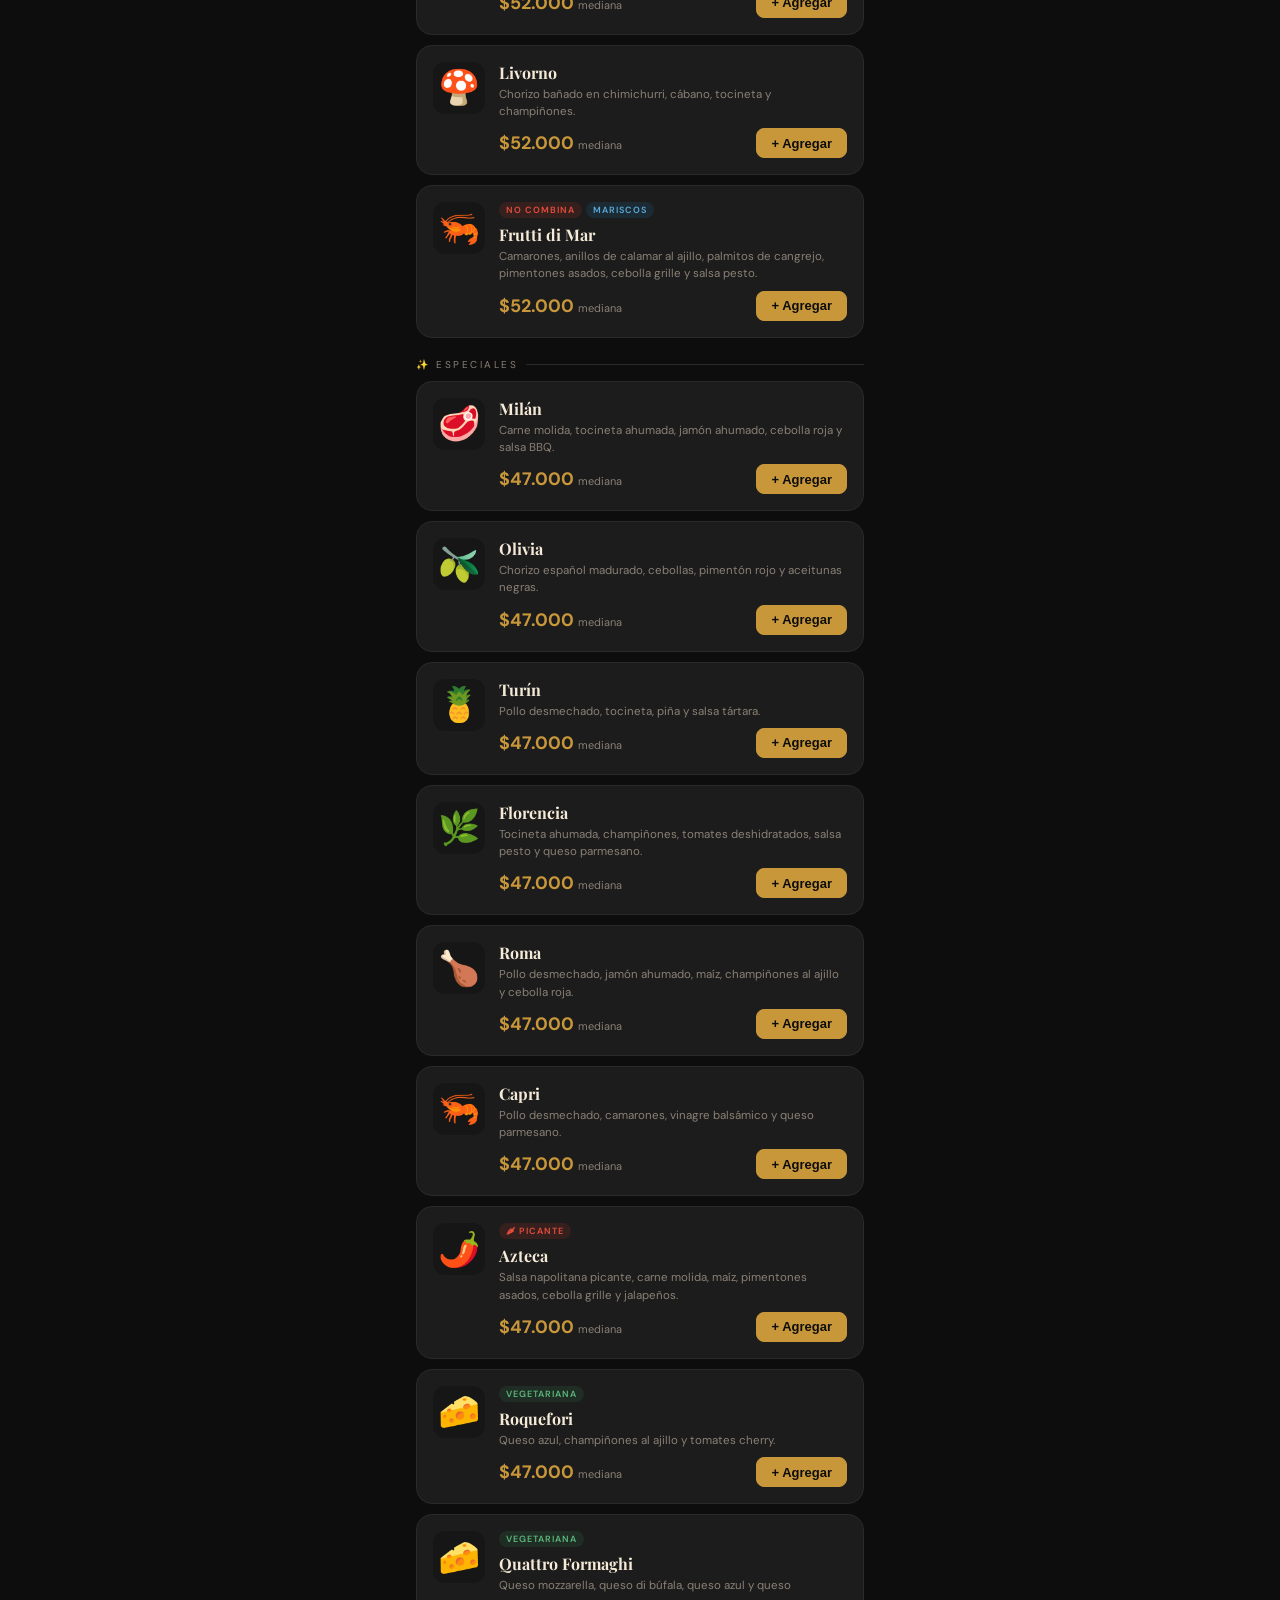
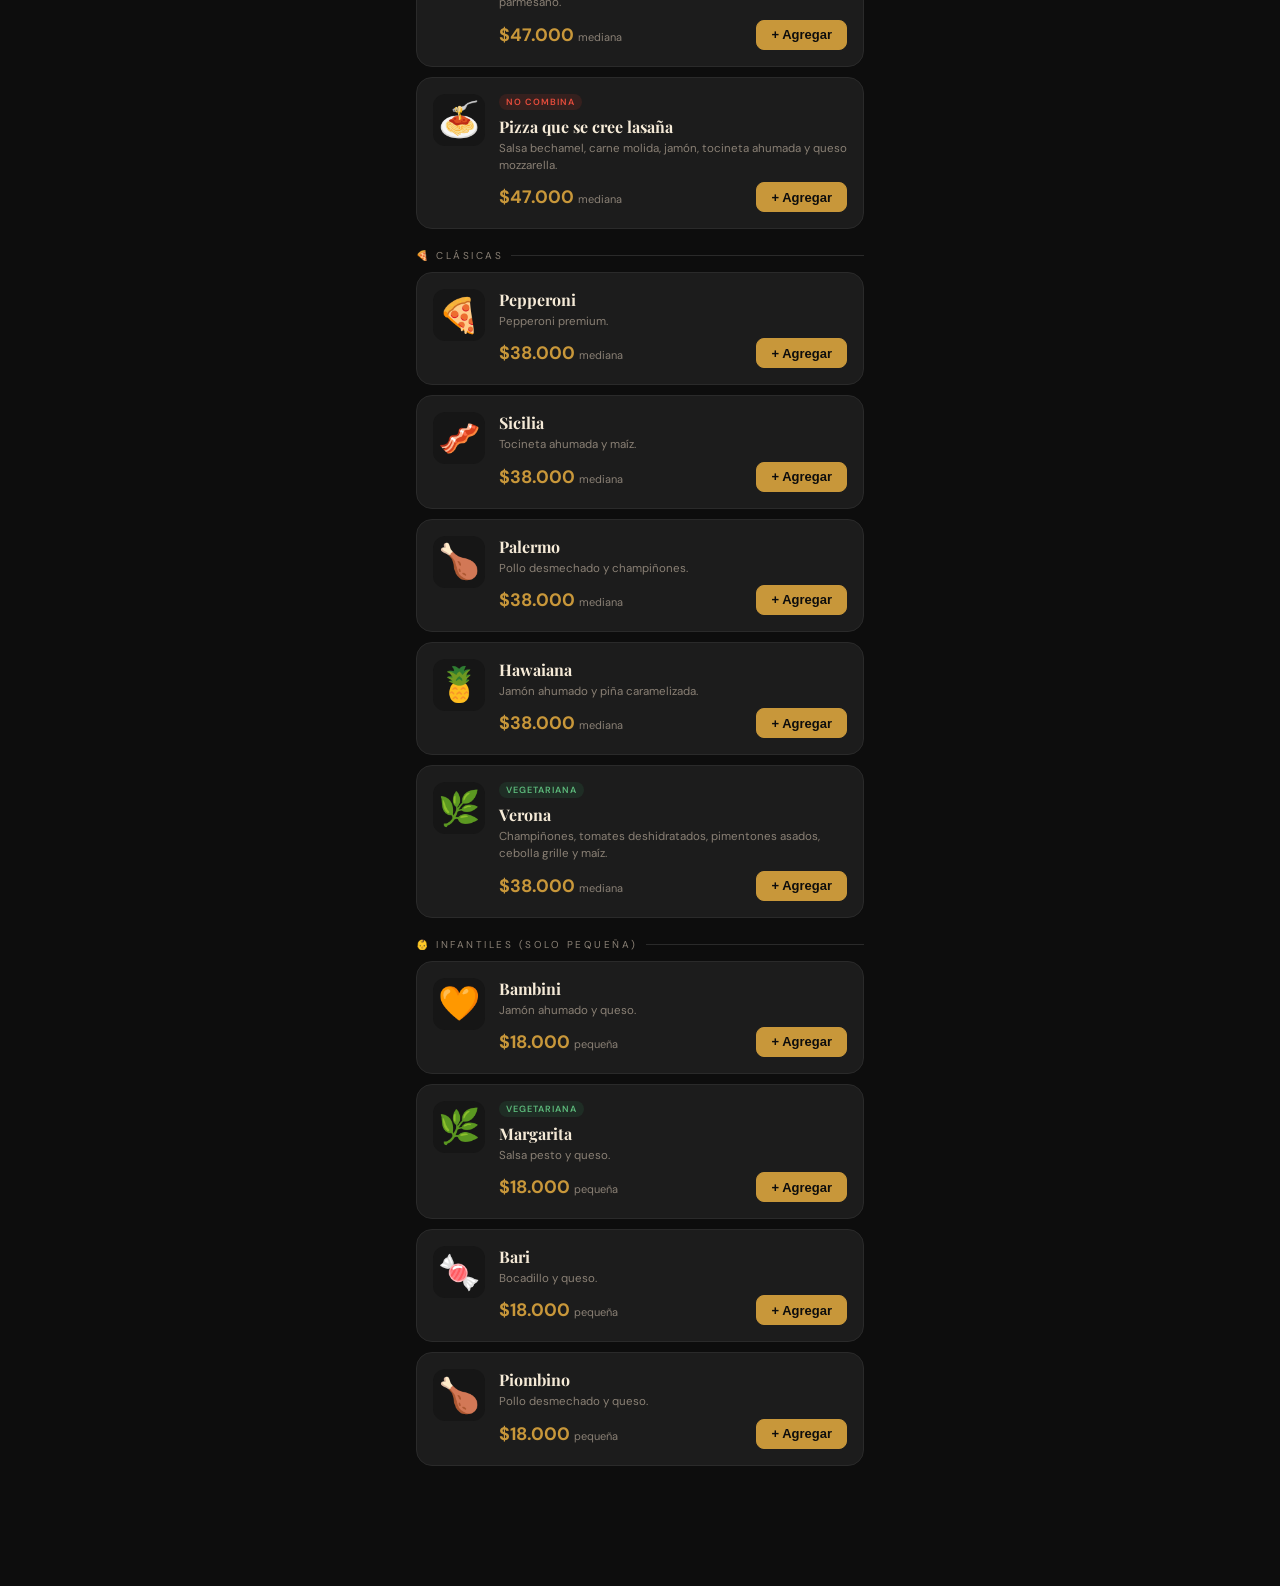
<file: index4.html>
<!DOCTYPE html>
<html lang="es">
<head>
<meta charset="UTF-8">
<meta name="viewport" content="width=device-width, initial-scale=1.0, maximum-scale=1.0">
<title>Aki Tu Pizza – Piedecuesta</title>
<link href="https://fonts.googleapis.com/css2?family=Playfair+Display:ital,wght@0,700;0,900;1,700&family=DM+Sans:wght@300;400;500;600&display=swap" rel="stylesheet">
<style>
  :root {
    --bg: #0d0d0d;
    --surface: #161616;
    --card: #1c1c1c;
    --border: #2a2a2a;
    --gold: #c8973a;
    --gold-light: #e8b860;
    --red: #c0392b;
    --red-light: #e74c3c;
    --cream: #f5ead7;
    --text: #f0e8d8;
    --muted: #8a8075;
    --pill-bg: #242424;
    --green: #25D366;
  }
  * { margin: 0; padding: 0; box-sizing: border-box; -webkit-tap-highlight-color: transparent; }
  html { scroll-behavior: smooth; }
  body {
    background: var(--bg);
    color: var(--text);
    font-family: 'DM Sans', sans-serif;
    min-height: 100vh;
    max-width: 480px;
    margin: 0 auto;
    position: relative;
    overflow-x: hidden;
  }

  /* SPLASH */
  .splash {
    position: fixed; inset: 0;
    background: var(--bg);
    display: flex; flex-direction: column; align-items: center; justify-content: center;
    z-index: 999;
    transition: opacity 0.5s;
  }
  .splash.hidden { opacity: 0; pointer-events: none; }
  .splash-title { font-family: 'Playfair Display', serif; font-size: 42px; font-weight: 900; color: var(--cream); }
  .splash-title span { color: var(--gold); font-style: italic; }
  .splash-sub { font-size: 12px; letter-spacing: 3px; text-transform: uppercase; color: var(--muted); margin-top: 6px; }
  .splash-loader { margin-top: 40px; width: 36px; height: 36px; border: 3px solid var(--border); border-top-color: var(--gold); border-radius: 50%; animation: spin 0.8s linear infinite; }
  @keyframes spin { to { transform: rotate(360deg); } }

  /* HERO */
  .hero { background: linear-gradient(160deg, #1a0a00 0%, #0d0d0d 60%); padding: 0; position: relative; overflow: hidden; }
  .hero::before { content: ''; position: absolute; top: -60px; right: -60px; width: 260px; height: 260px; background: radial-gradient(circle, rgba(200,151,58,0.15) 0%, transparent 70%); border-radius: 50%; }
  .hero-inner { padding: 44px 24px 28px; position: relative; z-index: 1; }
  .hero-badge { display: inline-block; background: var(--gold); color: #0d0d0d; font-size: 10px; font-weight: 700; letter-spacing: 2px; text-transform: uppercase; padding: 4px 12px; border-radius: 20px; margin-bottom: 14px; }
  .hero-title { font-family: 'Playfair Display', serif; font-size: 38px; font-weight: 900; line-height: 1.05; color: var(--cream); margin-bottom: 4px; }
  .hero-title span { color: var(--gold); font-style: italic; }
  .hero-sub { font-size: 12px; letter-spacing: 3px; text-transform: uppercase; color: var(--muted); margin-bottom: 20px; }
  .hero-actions { display: flex; gap: 10px; flex-wrap: wrap; }
  .btn-pill { display: flex; align-items: center; gap: 6px; background: var(--pill-bg); border: 1px solid var(--border); color: var(--muted); font-size: 12px; padding: 8px 14px; border-radius: 24px; text-decoration: none; transition: border-color .2s, color .2s; }
  .btn-pill:hover { border-color: var(--gold); color: var(--gold); }
  .btn-pill svg { width: 14px; height: 14px; }

  /* NAV */
  .nav-tabs { display: flex; gap: 0; overflow-x: auto; padding: 0 20px; background: var(--surface); border-bottom: 1px solid var(--border); scrollbar-width: none; position: sticky; top: 0; z-index: 100; }
  .nav-tabs::-webkit-scrollbar { display: none; }
  .tab-btn { flex-shrink: 0; background: none; border: none; color: var(--muted); font-family: 'DM Sans', sans-serif; font-size: 13px; font-weight: 500; padding: 14px 16px; cursor: pointer; border-bottom: 2px solid transparent; transition: color .2s, border-color .2s; white-space: nowrap; }
  .tab-btn.active { color: var(--gold); border-bottom-color: var(--gold); }

  /* SECTIONS */
  .section { display: none; padding: 20px 16px 120px; }
  .section.active { display: block; }
  .section-title { font-family: 'Playfair Display', serif; font-size: 26px; font-weight: 700; color: var(--cream); margin-bottom: 4px; }
  .section-desc { font-size: 12px; color: var(--muted); margin-bottom: 20px; line-height: 1.6; }
  .cat-label { font-size: 10px; letter-spacing: 2.5px; text-transform: uppercase; color: var(--muted); margin: 20px 0 10px; display: flex; align-items: center; gap: 8px; }
  .cat-label::after { content: ''; flex: 1; height: 1px; background: var(--border); }

  /* SIZE SELECTOR */
  .size-selector { display: flex; gap: 8px; margin-bottom: 20px; }
  .size-btn {
    flex: 1; background: var(--card); border: 2px solid var(--border); color: var(--muted);
    font-family: 'DM Sans', sans-serif; font-size: 12px; font-weight: 500;
    padding: 10px 6px; border-radius: 12px; cursor: pointer;
    transition: border-color .2s, color .2s, background .2s;
    display: flex; flex-direction: column; align-items: center; gap: 4px;
    position: relative;
  }
  .size-btn .sz-icon { font-size: 20px; line-height: 1; }
  .size-btn .sz-label { font-size: 11px; font-weight: 600; }
  .size-btn .sz-price { font-size: 11px; color: var(--muted); transition: color .2s; }
  .size-btn.active { background: #1f1a0f; border-color: var(--gold); color: var(--cream); }
  .size-btn.active .sz-price { color: var(--gold); font-weight: 700; }
  .size-btn.active .sz-label { color: var(--gold); }
  .size-btn.unavailable { opacity: 0.3; cursor: not-allowed; }
  .size-check { position: absolute; top: 6px; right: 8px; font-size: 10px; color: var(--gold); display: none; }
  .size-btn.active .size-check { display: block; }

  /* PIZZA CARDS */
  .pizza-grid { display: flex; flex-direction: column; gap: 10px; }
  .pizza-card { background: var(--card); border: 1px solid var(--border); border-radius: 16px; padding: 16px; display: flex; align-items: flex-start; gap: 14px; transition: border-color .2s; position: relative; overflow: hidden; }
  .pizza-card.in-cart { border-color: var(--red); }
  .pizza-emoji { font-size: 34px; flex-shrink: 0; width: 52px; height: 52px; background: var(--surface); border-radius: 12px; display: flex; align-items: center; justify-content: center; }
  .pizza-info { flex: 1; min-width: 0; }
  .pizza-name { font-family: 'Playfair Display', serif; font-size: 16px; font-weight: 700; color: var(--cream); margin-bottom: 3px; }
  .pizza-desc { font-size: 11.5px; color: var(--muted); line-height: 1.5; margin-bottom: 8px; }
  .pizza-footer { display: flex; align-items: center; justify-content: space-between; }
  .pizza-price { font-size: 18px; font-weight: 700; color: var(--gold); }
  .pizza-price .currency { font-size: 11px; font-weight: 400; color: var(--muted); }
  .pizza-tags { display: flex; gap: 4px; flex-wrap: wrap; margin-bottom: 6px; }
  .tag { font-size: 9px; letter-spacing: 1px; text-transform: uppercase; padding: 2px 7px; border-radius: 10px; font-weight: 600; }
  .tag-season { background: rgba(200,151,58,0.15); color: var(--gold); }
  .tag-nocombine { background: rgba(192,57,43,0.15); color: var(--red-light); }
  .tag-veggie { background: rgba(46,139,87,0.15); color: #5cb87a; }
  .tag-hot { background: rgba(192,57,43,0.15); color: var(--red-light); }
  .tag-seafood { background: rgba(30,120,180,0.15); color: #5aabda; }

  /* QTY CONTROL */
  .qty-control { display: flex; align-items: center; gap: 0; }
  .qty-btn { background: var(--surface); border: 1px solid var(--border); color: var(--cream); width: 30px; height: 30px; font-size: 16px; cursor: pointer; display: flex; align-items: center; justify-content: center; transition: background .15s; font-weight: 700; }
  .qty-btn:first-child { border-radius: 8px 0 0 8px; }
  .qty-btn:last-child { border-radius: 0 8px 8px 0; border-color: var(--gold); background: var(--gold); color: #0d0d0d; }
  .qty-btn:last-child:active { opacity: .8; }
  .qty-btn.minus { border-color: var(--red); background: rgba(192,57,43,0.15); color: var(--red-light); }
  .qty-display { background: var(--surface); border-top: 1px solid var(--border); border-bottom: 1px solid var(--border); min-width: 30px; height: 30px; display: flex; align-items: center; justify-content: center; font-size: 13px; font-weight: 700; color: var(--cream); }

  /* COMBINE TAB */
  .steps-bar { display: flex; align-items: center; gap: 0; margin-bottom: 24px; background: var(--surface); border: 1px solid var(--border); border-radius: 14px; overflow: hidden; }
  .step { flex: 1; padding: 12px 8px; text-align: center; border-right: 1px solid var(--border); transition: background .3s; cursor: default; }
  .step:last-child { border-right: none; }
  .step .step-num { width: 22px; height: 22px; border-radius: 50%; background: var(--border); color: var(--muted); font-size: 11px; font-weight: 700; display: flex; align-items: center; justify-content: center; margin: 0 auto 4px; transition: background .3s, color .3s; }
  .step .step-label { font-size: 10px; color: var(--muted); letter-spacing: .5px; line-height: 1.3; }
  .step.active { background: #1f1a0f; }
  .step.active .step-num { background: var(--gold); color: #0d0d0d; }
  .step.active .step-label { color: var(--gold); }
  .step.done { background: rgba(200,151,58,0.05); }
  .step.done .step-num { background: rgba(200,151,58,0.3); color: var(--gold); }
  .step.done .step-label { color: var(--cream); }
  .combine-panel { display: none; }
  .combine-panel.active { display: block; }
  .combine-size-grid { display: flex; gap: 10px; }
  .combine-size-option { flex: 1; background: var(--card); border: 2px solid var(--border); border-radius: 16px; padding: 18px 10px; cursor: pointer; text-align: center; transition: all .2s; }
  .combine-size-option:hover { border-color: var(--gold); }
  .combine-size-option.selected { border-color: var(--gold); background: #1f1a0f; }
  .combine-size-option .cso-icon { font-size: 32px; margin-bottom: 8px; }
  .combine-size-option .cso-name { font-size: 14px; font-weight: 700; color: var(--cream); margin-bottom: 4px; }
  .combine-size-option .cso-price { font-size: 11px; color: var(--muted); }
  .combine-size-option.selected .cso-name { color: var(--gold); }
  .combine-size-option.selected .cso-price { color: var(--gold-light); }
  .step-next-btn { display: block; width: 100%; margin-top: 16px; padding: 14px; background: var(--gold); color: #0d0d0d; border: none; border-radius: 12px; font-family: 'DM Sans', sans-serif; font-size: 15px; font-weight: 700; cursor: pointer; transition: opacity .2s; }
  .step-next-btn:disabled { opacity: 0.3; cursor: not-allowed; }
  .combine-slot-mini { background: var(--card); border: 2px dashed var(--border); border-radius: 14px; padding: 14px 16px; display: flex; align-items: center; gap: 12px; margin-bottom: 16px; min-height: 70px; transition: border-color .2s, border-style .2s; }
  .combine-slot-mini.filled { border-style: solid; border-color: var(--gold); }
  .combine-slot-mini .slot-num { width: 28px; height: 28px; border-radius: 50%; background: var(--border); color: var(--muted); font-size: 12px; font-weight: 700; display: flex; align-items: center; justify-content: center; flex-shrink: 0; }
  .combine-slot-mini.filled .slot-num { background: var(--gold); color: #0d0d0d; }
  .combine-slot-mini .slot-content { flex: 1; }
  .combine-slot-mini .slot-hint { font-size: 12px; color: var(--muted); }
  .combine-slot-mini .slot-pizza-name { font-size: 14px; font-weight: 700; color: var(--cream); }
  .combine-slot-mini .slot-pizza-price { font-size: 12px; color: var(--gold); }
  .combine-slot-mini .slot-emoji { font-size: 22px; }
  .slot-clear-btn { background: none; border: none; color: var(--muted); font-size: 18px; cursor: pointer; padding: 4px; flex-shrink: 0; }
  .combine-pizza-list { display: flex; flex-direction: column; gap: 8px; }
  .combine-pizza-row { background: var(--card); border: 1px solid var(--border); border-radius: 12px; padding: 12px 14px; display: flex; align-items: center; gap: 10px; cursor: pointer; transition: border-color .2s, background .2s; }
  .combine-pizza-row:hover:not(.disabled) { border-color: var(--gold); background: #1a1500; }
  .combine-pizza-row.disabled { opacity: 0.35; cursor: not-allowed; }
  .combine-pizza-row.in-slot-1 { border-color: var(--gold); background: #1a1500; }
  .combine-pizza-row.in-slot-2 { border-color: #e8b860; background: #1a1500; }
  .cpr-emoji { font-size: 24px; }
  .cpr-info { flex: 1; }
  .cpr-name { font-size: 13px; font-weight: 600; color: var(--cream); }
  .cpr-desc { font-size: 11px; color: var(--muted); margin-top: 1px; }
  .cpr-price { font-size: 14px; font-weight: 700; color: var(--gold); flex-shrink: 0; }
  .cpr-slot-badge { font-size: 10px; font-weight: 700; padding: 2px 7px; border-radius: 10px; flex-shrink: 0; }
  .cpr-slot-badge.s1 { background: rgba(200,151,58,0.2); color: var(--gold); }
  .cpr-slot-badge.s2 { background: rgba(232,184,96,0.2); color: #e8b860; }
  .combine-summary { background: linear-gradient(135deg, #1f1200, #1c1c1c); border: 1px solid var(--gold); border-radius: 16px; padding: 20px; margin-top: 8px; }
  .cs-title { font-family: 'Playfair Display', serif; font-size: 18px; color: var(--cream); margin-bottom: 12px; }
  .cs-halves { display: flex; gap: 8px; margin-bottom: 16px; }
  .cs-half { flex: 1; background: var(--card); border-radius: 12px; padding: 12px 10px; text-align: center; }
  .cs-half .ch-emoji { font-size: 24px; }
  .cs-half .ch-name { font-size: 12px; font-weight: 600; color: var(--cream); margin-top: 4px; }
  .cs-half .ch-price { font-size: 11px; color: var(--muted); }
  .cs-divider { display: flex; align-items: center; justify-content: center; font-size: 20px; flex-shrink: 0; padding-top: 8px; }
  .cs-pricing { border-top: 1px solid var(--border); padding-top: 14px; }
  .cs-rule { font-size: 11px; color: var(--muted); margin-bottom: 6px; display: flex; align-items: center; gap: 6px; }
  .cs-rule::before { content: 'ℹ️'; }
  .cs-total { font-size: 28px; font-weight: 700; color: var(--gold); margin-bottom: 14px; }
  .btn-add-combo { display: flex; align-items: center; justify-content: center; gap: 8px; background: var(--green); color: #fff; border: none; border-radius: 12px; padding: 14px; width: 100%; font-family: 'DM Sans', sans-serif; font-size: 15px; font-weight: 700; cursor: pointer; }
  .btn-restart { display: block; width: 100%; margin-top: 10px; padding: 10px; background: none; border: 1px solid var(--border); color: var(--muted); border-radius: 10px; font-family: 'DM Sans', sans-serif; font-size: 13px; cursor: pointer; }

  /* BEBIDAS */
  .drink-grid { display: flex; flex-direction: column; gap: 8px; }
  .drink-card { background: var(--card); border: 1px solid var(--border); border-radius: 14px; padding: 14px 16px; display: flex; align-items: center; gap: 12px; }
  .drink-card.in-cart { border-color: rgba(200,151,58,0.5); }
  .drink-emoji { font-size: 26px; width: 44px; height: 44px; background: var(--surface); border-radius: 10px; display: flex; align-items: center; justify-content: center; flex-shrink: 0; }
  .drink-info { flex: 1; }
  .drink-name { font-size: 14px; font-weight: 600; color: var(--cream); }
  .drink-desc { font-size: 11px; color: var(--muted); line-height: 1.4; margin-top: 1px; }
  .drink-price { font-size: 14px; font-weight: 700; color: var(--gold); flex-shrink: 0; margin-right: 8px; }
  .drink-qty { display: flex; align-items: center; gap: 0; flex-shrink: 0; }
  .dqty-btn { width: 32px; height: 32px; border-radius: 50%; border: none; font-size: 18px; font-weight: 700; cursor: pointer; display: flex; align-items: center; justify-content: center; transition: transform .1s; }
  .dqty-btn:active { transform: scale(0.88); }
  .dqty-add { background: var(--gold); color: #0d0d0d; }
  .dqty-minus { background: rgba(192,57,43,0.2); color: var(--red-light); margin-right: 6px; }
  .dqty-count { min-width: 20px; text-align: center; font-size: 15px; font-weight: 700; color: var(--cream); }

  /* CART */
  .cart-bar { position: fixed; bottom: 0; left: 50%; transform: translateX(-50%); width: 100%; max-width: 480px; background: var(--surface); border-top: 1px solid var(--border); padding: 12px 20px 20px; z-index: 200; display: none; }
  .cart-bar.visible { display: block; }
  .cart-bar-inner { display: flex; align-items: center; gap: 12px; }
  .cart-count { background: var(--red); color: #fff; border-radius: 50%; width: 28px; height: 28px; display: flex; align-items: center; justify-content: center; font-size: 13px; font-weight: 700; flex-shrink: 0; }
  .cart-summary { flex: 1; }
  .cart-summary .items { font-size: 11px; color: var(--muted); }
  .cart-summary .total { font-size: 16px; font-weight: 700; color: var(--gold); }
  .btn-whatsapp { display: flex; align-items: center; gap: 8px; background: var(--green); color: #fff; font-family: 'DM Sans', sans-serif; font-weight: 700; font-size: 14px; padding: 13px 20px; border: none; border-radius: 14px; cursor: pointer; flex-shrink: 0; }

  /* MODAL */
  .modal-overlay { display: none; position: fixed; inset: 0; background: rgba(0,0,0,0.85); z-index: 300; align-items: flex-end; justify-content: center; }
  .modal-overlay.open { display: flex; }
  .modal { background: var(--surface); border-radius: 24px 24px 0 0; width: 100%; max-width: 480px; max-height: 90vh; overflow-y: auto; padding: 0 0 32px; border-top: 1px solid var(--border); }
  .modal-handle { width: 40px; height: 4px; background: var(--border); border-radius: 2px; margin: 14px auto 20px; }
  .modal-title { font-family: 'Playfair Display', serif; font-size: 22px; font-weight: 700; color: var(--cream); padding: 0 20px; margin-bottom: 16px; }
  .cart-item { display: flex; align-items: flex-start; gap: 12px; padding: 12px 20px; border-bottom: 1px solid var(--border); }
  .cart-item-emoji { font-size: 24px; flex-shrink: 0; }
  .cart-item-info { flex: 1; }
  .cart-item-name { font-size: 14px; font-weight: 600; color: var(--cream); }
  .cart-item-details { font-size: 12px; color: var(--muted); margin-top: 2px; }
  .cart-item-price { font-size: 15px; font-weight: 700; color: var(--gold); flex-shrink: 0; }
  .cart-item-remove { background: none; border: none; color: var(--muted); font-size: 18px; cursor: pointer; padding: 0 4px; flex-shrink: 0; }
  .cart-total-row { display: flex; justify-content: space-between; align-items: center; padding: 16px 20px; border-top: 1px solid var(--border); }
  .cart-total-label { font-size: 14px; color: var(--muted); }
  .cart-grand-total { font-size: 22px; font-weight: 700; color: var(--gold); }

  /* CUSTOMER INFO — nuevo */
  .customer-info-section {
    margin: 0 20px 16px;
    background: #111;
    border: 1px solid var(--border);
    border-radius: 14px;
    overflow: hidden;
  }
  .customer-info-header {
    background: #1a1300;
    border-bottom: 1px solid var(--border);
    padding: 10px 14px;
    font-size: 11px;
    letter-spacing: 1.5px;
    text-transform: uppercase;
    color: var(--gold);
    font-weight: 700;
  }
  .customer-field {
    display: flex;
    align-items: center;
    gap: 10px;
    padding: 12px 14px;
    border-bottom: 1px solid var(--border);
  }
  .customer-field:last-child { border-bottom: none; }
  .customer-field-icon { font-size: 16px; flex-shrink: 0; width: 20px; text-align: center; }
  .customer-field input, .customer-field textarea {
    background: none;
    border: none;
    color: var(--text);
    font-family: 'DM Sans', sans-serif;
    font-size: 13px;
    width: 100%;
    outline: none;
    resize: none;
  }
  .customer-field input::placeholder, .customer-field textarea::placeholder { color: var(--muted); }
  .customer-field.required-field .customer-field-icon::after {
    content: '*';
    color: var(--red-light);
    font-size: 10px;
    vertical-align: super;
  }

  /* Status de envío */
  .send-status {
    margin: 0 20px 12px;
    padding: 10px 14px;
    border-radius: 10px;
    font-size: 12px;
    display: none;
    align-items: center;
    gap: 8px;
  }
  .send-status.sending { display: flex; background: rgba(200,151,58,0.1); border: 1px solid rgba(200,151,58,0.3); color: var(--gold); }
  .send-status.success { display: flex; background: rgba(37,211,102,0.1); border: 1px solid rgba(37,211,102,0.3); color: #25D366; }
  .send-status.error { display: flex; background: rgba(192,57,43,0.1); border: 1px solid rgba(192,57,43,0.3); color: var(--red-light); }
  .status-spinner { width: 14px; height: 14px; border: 2px solid rgba(200,151,58,0.3); border-top-color: var(--gold); border-radius: 50%; animation: spin 0.8s linear infinite; flex-shrink: 0; }

  .modal-note { margin: 0 20px 16px; background: #1a1200; border: 1px solid rgba(200,151,58,0.3); border-radius: 10px; padding: 10px 14px; }
  .modal-note label { font-size: 12px; color: var(--muted); display: block; margin-bottom: 6px; }
  .modal-note textarea { background: none; border: none; color: var(--text); font-family: 'DM Sans', sans-serif; font-size: 13px; width: 100%; resize: none; outline: none; min-height: 60px; }
  .btn-send-order { display: flex; align-items: center; justify-content: center; gap: 10px; background: var(--green); color: #fff; font-family: 'DM Sans', sans-serif; font-weight: 700; font-size: 16px; padding: 16px; border: none; border-radius: 14px; cursor: pointer; width: calc(100% - 40px); margin: 0 20px; }
  .btn-send-order:disabled { opacity: 0.5; cursor: not-allowed; }
  .btn-clear-cart { display: block; background: none; border: 1px solid var(--border); color: var(--muted); font-family: 'DM Sans', sans-serif; font-size: 13px; padding: 10px; border-radius: 10px; cursor: pointer; width: calc(100% - 40px); margin: 10px 20px 0; text-align: center; }
  .field-error { color: var(--red-light); font-size: 11px; padding: 0 14px 8px; }

  /* ABOUT */
  .about-card { background: var(--card); border: 1px solid var(--border); border-radius: 16px; padding: 20px; margin-bottom: 12px; }
  .about-card h3 { font-family: 'Playfair Display', serif; font-size: 18px; color: var(--cream); margin-bottom: 8px; }
  .about-card p { font-size: 13px; color: var(--muted); line-height: 1.6; }
  .about-card a { color: var(--gold); text-decoration: none; }
  .empty-state { text-align: center; padding: 40px 20px; color: var(--muted); }
  .empty-state .icon { font-size: 48px; margin-bottom: 12px; }
  .empty-state p { font-size: 14px; line-height: 1.6; }

  @keyframes pulse { 0%,100%{transform:scale(1) translateX(-50%)} 50%{transform:scale(1.02) translateX(-49%)} }
  .cart-bar.bounce { animation: pulse 0.3s ease; }
  @keyframes fadeIn { from{opacity:0;transform:translateY(8px)} to{opacity:1;transform:translateY(0)} }
  .combine-panel.active { animation: fadeIn .25s ease; }
</style>
</head>
<body>

<div class="splash" id="splash">
  <div class="splash-title">Aki Tu <span>Pizza</span></div>
  <div class="splash-sub">Piedecuesta</div>
  <div class="splash-loader"></div>
</div>

<div class="hero">
  <div class="hero-inner">
    <div class="hero-badge">🍕 Pizzería Artesanal</div>
    <div class="hero-title">Aki Tu <span>Pizza</span></div>
    <div class="hero-sub">Piedecuesta, Santander</div>
    <div class="hero-actions">
      <a href="https://www.google.com/maps/place/Aki+Tu+Pizza+-+Pizzer%C3%ADa+Artesanal+en+Piedecuesta/@7.0004044,-73.0565809,17z" target="_blank" class="btn-pill">
        <svg viewBox="0 0 24 24" fill="none" stroke="currentColor" stroke-width="2"><path d="M12 2C8.13 2 5 5.13 5 9c0 5.25 7 13 7 13s7-7.75 7-13c0-3.87-3.13-7-7-7z"/><circle cx="12" cy="9" r="2.5"/></svg>
        Ver ubicación
      </a>
      <a href="https://wa.me/573053698712" target="_blank" class="btn-pill">
        <svg viewBox="0 0 24 24" fill="currentColor"><path d="M17.472 14.382c-.297-.149-1.758-.867-2.03-.967-.273-.099-.471-.148-.67.15-.197.297-.767.966-.94 1.164-.173.199-.347.223-.644.075-.297-.15-1.255-.463-2.39-1.475-.883-.788-1.48-1.761-1.653-2.059-.173-.297-.018-.458.13-.606.134-.133.298-.347.446-.52.149-.174.198-.298.298-.497.099-.198.05-.371-.025-.52-.075-.149-.669-1.612-.916-2.207-.242-.579-.487-.5-.669-.51-.173-.008-.371-.01-.57-.01-.198 0-.52.074-.792.372-.272.297-1.04 1.016-1.04 2.479 0 1.462 1.065 2.875 1.213 3.074.149.198 2.096 3.2 5.077 4.487.709.306 1.262.489 1.694.625.712.227 1.36.195 1.871.118.571-.085 1.758-.719 2.006-1.413.248-.694.248-1.289.173-1.413-.074-.124-.272-.198-.57-.347z"/><path d="M12 0C5.373 0 0 5.373 0 12c0 2.1.546 4.07 1.5 5.786L0 24l6.34-1.47A11.93 11.93 0 0 0 12 24c6.627 0 12-5.373 12-12S18.627 0 12 0zm0 21.818a9.797 9.797 0 0 1-5.015-1.378l-.36-.213-3.73.866.9-3.617-.234-.373A9.77 9.77 0 0 1 2.182 12C2.182 6.57 6.57 2.182 12 2.182S21.818 6.57 21.818 12 17.43 21.818 12 21.818z"/></svg>
        WhatsApp
      </a>
    </div>
  </div>
</div>

<div class="nav-tabs">
  <button class="tab-btn active" onclick="showTab('pizzas')">🍕 Pizzas</button>
  <button class="tab-btn" onclick="showTab('combinar')">🔀 Combinar</button>
  <button class="tab-btn" onclick="showTab('bebidas')">🥤 Bebidas</button>
  <button class="tab-btn" onclick="showTab('nosotros')">📍 Nosotros</button>
</div>

<!-- PIZZAS -->
<div id="tab-pizzas" class="section active">
  <div class="section-title">Nuestras Pizzas</div>
  <div class="size-selector" id="sizeSelector">
    <button class="size-btn" onclick="setSize('pequeña')" data-size="pequeña">
      <span class="size-check">✓</span>
      <span class="sz-icon">🍕</span>
      <span class="sz-label">Pequeña</span>
      <span class="sz-price" id="sp-pequena">desde $18k</span>
    </button>
    <button class="size-btn active" onclick="setSize('mediana')" data-size="mediana">
      <span class="size-check">✓</span>
      <span class="sz-icon" style="font-size:24px">🍕</span>
      <span class="sz-label">Mediana</span>
      <span class="sz-price" id="sp-mediana">desde $38k</span>
    </button>
    <button class="size-btn" onclick="setSize('grande')" data-size="grande">
      <span class="size-check">✓</span>
      <span class="sz-icon" style="font-size:28px">🍕</span>
      <span class="sz-label">Grande</span>
      <span class="sz-price" id="sp-grande">desde $52k</span>
    </button>
  </div>
  <div id="pizzaList"></div>
</div>

<!-- COMBINAR -->
<div id="tab-combinar" class="section">
  <div class="steps-bar">
    <div class="step active" id="step-ind-1"><div class="step-num">1</div><div class="step-label">Elige<br>tamaño</div></div>
    <div class="step" id="step-ind-2"><div class="step-num">2</div><div class="step-label">Mitad<br>1</div></div>
    <div class="step" id="step-ind-3"><div class="step-num">3</div><div class="step-label">Mitad<br>2</div></div>
    <div class="step" id="step-ind-4"><div class="step-num">4</div><div class="step-label">Tu<br>pedido</div></div>
  </div>
  <div class="combine-panel active" id="cpanel-1">
    <div class="section-title" style="margin-bottom:16px">¿Qué tamaño?</div>
    <div class="combine-size-grid">
      <div class="combine-size-option" onclick="selectCombineSize('pequeña', this)"><div class="cso-icon">🍕</div><div class="cso-name">Pequeña</div><div class="cso-price">desde $20.000</div></div>
      <div class="combine-size-option selected" onclick="selectCombineSize('mediana', this)"><div class="cso-icon" style="font-size:40px">🍕</div><div class="cso-name">Mediana</div><div class="cso-price">desde $38.000</div></div>
      <div class="combine-size-option" onclick="selectCombineSize('grande', this)"><div class="cso-icon" style="font-size:44px">🍕</div><div class="cso-name">Grande</div><div class="cso-price">desde $52.000</div></div>
    </div>
    <button class="step-next-btn" onclick="goToStep(2)">Elegir pizzas →</button>
  </div>
  <div class="combine-panel" id="cpanel-2">
    <div class="section-title" style="margin-bottom:14px">Elige tus dos mitades</div>
    <div class="combine-slot-mini" id="cslot-1">
      <div class="slot-num">1</div>
      <div class="slot-content">
        <div class="slot-hint" id="cslot1-hint">Toca una pizza abajo</div>
        <div class="slot-pizza-name" id="cslot1-name" style="display:none"></div>
        <div class="slot-pizza-price" id="cslot1-price" style="display:none"></div>
      </div>
      <span class="slot-emoji" id="cslot1-emoji"></span>
      <button class="slot-clear-btn" id="cslot1-clear" onclick="clearSlot(1)" style="display:none">✕</button>
    </div>
    <div class="combine-slot-mini" id="cslot-2">
      <div class="slot-num">2</div>
      <div class="slot-content">
        <div class="slot-hint" id="cslot2-hint">Toca una pizza abajo</div>
        <div class="slot-pizza-name" id="cslot2-name" style="display:none"></div>
        <div class="slot-pizza-price" id="cslot2-price" style="display:none"></div>
      </div>
      <span class="slot-emoji" id="cslot2-emoji"></span>
      <button class="slot-clear-btn" id="cslot2-clear" onclick="clearSlot(2)" style="display:none">✕</button>
    </div>
    <button class="step-next-btn" id="btn-go-summary" onclick="goToStep(4)" disabled>Ver resumen y precio →</button>
    <div class="cat-label" style="margin-top:20px">Pizzas combinables</div>
    <div class="combine-pizza-list" id="combineList"></div>
  </div>
  <div class="combine-panel" id="cpanel-4">
    <div class="combine-summary" id="combineSummary"></div>
    <button class="btn-restart" onclick="restartCombine()">← Cambiar combinación</button>
  </div>
</div>

<!-- BEBIDAS -->
<div id="tab-bebidas" class="section">
  <div class="section-title">Bebidas</div>
  <div class="section-desc">Toca <strong style="color:var(--gold)">+</strong> para agregar al pedido.</div>
  <div class="drink-grid" id="drinkList"></div>
</div>

<!-- NOSOTROS -->
<div id="tab-nosotros" class="section">
  <div class="section-title">Aki Tu Pizza</div>
  <div class="section-desc">Pizzería artesanal en el corazón de Piedecuesta.</div>
  <div class="about-card"><h3>📍 Ubicación</h3><p>Piedecuesta, Santander, Colombia.<br><a href="https://www.google.com/maps/place/Aki+Tu+Pizza+-+Pizzer%C3%ADa+Artesanal+en+Piedecuesta/@7.0004044,-73.0565809,17z" target="_blank">Ver en Google Maps →</a></p></div>
  <div class="about-card"><h3>📞 Contacto</h3><p>WhatsApp: <a href="https://wa.me/573053698712">+57 305 369 8712</a></p></div>
  <div class="about-card"><h3>🔀 Pizza combinada</h3><p>Mitad de cada pizza. Se cobra el precio de la mayor. Algunas pizzas especiales no combinan.</p></div>
  <div class="about-card"><h3>🍫 Postre</h3><p><strong style="color:var(--cream)">Dolce Peccato</strong> — Pastel de chocolate: <strong style="color:var(--gold)">$10.000</strong></p></div>
  <div class="about-card"><h3>🧀 Adicional de queso</h3><p>Pequeña: $6.000 &nbsp;|&nbsp; Mediana: $8.000 &nbsp;|&nbsp; Grande: $11.500</p></div>
</div>

<!-- Cart Bar -->
<div class="cart-bar" id="cartBar">
  <div class="cart-bar-inner">
    <div class="cart-count" id="cartCount">0</div>
    <div class="cart-summary">
      <div class="items" id="cartItems">items en tu pedido</div>
      <div class="total" id="cartTotal">$0</div>
    </div>
    <button class="btn-whatsapp" onclick="openCart()">
      <svg width="18" height="18" viewBox="0 0 24 24" fill="currentColor"><path d="M17.472 14.382c-.297-.149-1.758-.867-2.03-.967-.273-.099-.471-.148-.67.15-.197.297-.767.966-.94 1.164-.173.199-.347.223-.644.075-.297-.15-1.255-.463-2.39-1.475-.883-.788-1.48-1.761-1.653-2.059-.173-.297-.018-.458.13-.606.134-.133.298-.347.446-.52.149-.174.198-.298.298-.497.099-.198.05-.371-.025-.52-.075-.149-.669-1.612-.916-2.207-.242-.579-.487-.5-.669-.51-.173-.008-.371-.01-.57-.01-.198 0-.52.074-.792.372-.272.297-1.04 1.016-1.04 2.479 0 1.462 1.065 2.875 1.213 3.074.149.198 2.096 3.2 5.077 4.487.709.306 1.262.489 1.694.625.712.227 1.36.195 1.871.118.571-.085 1.758-.719 2.006-1.413.248-.694.248-1.289.173-1.413-.074-.124-.272-.198-.57-.347z"/><path d="M12 0C5.373 0 0 5.373 0 12c0 2.1.546 4.07 1.5 5.786L0 24l6.34-1.47A11.93 11.93 0 0 0 12 24c6.627 0 12-5.373 12-12S18.627 0 12 0zm0 21.818a9.797 9.797 0 0 1-5.015-1.378l-.36-.213-3.73.866.9-3.617-.234-.373A9.77 9.77 0 0 1 2.182 12C2.182 6.57 6.57 2.182 12 2.182S21.818 6.57 21.818 12 17.43 21.818 12 21.818z"/></svg>
      Ver pedido
    </button>
  </div>
</div>

<!-- Modal Cart -->
<div class="modal-overlay" id="cartModal" onclick="closeCartOnOverlay(event)">
  <div class="modal">
    <div class="modal-handle"></div>
    <div class="modal-title">🛒 Tu pedido</div>
    <div id="cartModalItems"></div>
    <div class="cart-total-row">
      <span class="cart-total-label">Total estimado</span>
      <span class="cart-grand-total" id="cartGrandTotal">$0</span>
    </div>

    <!-- CAMPOS NOMBRE Y DIRECCIÓN — nuevo -->
    <div class="customer-info-section">
      <div class="customer-info-header">📋 Datos del pedido</div>
      <div class="customer-field required-field">
        <span class="customer-field-icon">👤</span>
        <input type="text" id="customerName" placeholder="Tu nombre (obligatorio)" maxlength="60" />
      </div>
      <div class="customer-field required-field">
        <span class="customer-field-icon">📍</span>
        <input type="text" id="customerAddress" placeholder="Dirección de entrega (obligatorio)" maxlength="120" />
      </div>
      <div class="customer-field">
        <span class="customer-field-icon">📱</span>
        <input type="tel" id="customerPhone" placeholder="Teléfono (opcional)" maxlength="20" />
      </div>
    </div>
    <div id="fieldError" class="field-error" style="display:none">⚠️ Por favor ingresa tu nombre y dirección.</div>

    <div class="modal-note">
      <label>📝 Nota (opcional)</label>
      <textarea id="orderNote" placeholder="Ej: sin cebolla, extra salsa, referencia del lugar..."></textarea>
    </div>

    <!-- Status de envío a Sheets -->
    <div class="send-status" id="sendStatus">
      <div class="status-spinner" id="statusSpinner"></div>
      <span id="statusText">Guardando pedido...</span>
    </div>

    <button class="btn-send-order" id="btnSendOrder" onclick="sendOrder()">
      <svg width="22" height="22" viewBox="0 0 24 24" fill="currentColor"><path d="M17.472 14.382c-.297-.149-1.758-.867-2.03-.967-.273-.099-.471-.148-.67.15-.197.297-.767.966-.94 1.164-.173.199-.347.223-.644.075-.297-.15-1.255-.463-2.39-1.475-.883-.788-1.48-1.761-1.653-2.059-.173-.297-.018-.458.13-.606.134-.133.298-.347.446-.52.149-.174.198-.298.298-.497.099-.198.05-.371-.025-.52-.075-.149-.669-1.612-.916-2.207-.242-.579-.487-.5-.669-.51-.173-.008-.371-.01-.57-.01-.198 0-.52.074-.792.372-.272.297-1.04 1.016-1.04 2.479 0 1.462 1.065 2.875 1.213 3.074.149.198 2.096 3.2 5.077 4.487.709.306 1.262.489 1.694.625.712.227 1.36.195 1.871.118.571-.085 1.758-.719 2.006-1.413.248-.694.248-1.289.173-1.413-.074-.124-.272-.198-.57-.347z"/><path d="M12 0C5.373 0 0 5.373 0 12c0 2.1.546 4.07 1.5 5.786L0 24l6.34-1.47A11.93 11.93 0 0 0 12 24c6.627 0 12-5.373 12-12S18.627 0 12 0zm0 21.818a9.797 9.797 0 0 1-5.015-1.378l-.36-.213-3.73.866.9-3.617-.234-.373A9.77 9.77 0 0 1 2.182 12C2.182 6.57 6.57 2.182 12 2.182S21.818 6.57 21.818 12 17.43 21.818 12 21.818z"/></svg>
      Enviar pedido por WhatsApp
    </button>
    <button class="btn-clear-cart" onclick="clearCart()">Vaciar pedido</button>
  </div>
</div>

<script>
// ===================== CONFIGURACIÓN =====================
// 🔧 REEMPLAZA esta URL con la de tu Apps Script desplegado
const APPS_SCRIPT_URL = 'https://script.google.com/macros/s/AKfycbx2xQDGeOmpQJa8NUo9nVYkuqESLgNjleXKXbv9V_CtrQg8wZ8KkprVSJJQwMzIDcQn/exec';

// ===================== DATA =====================
const PIZZAS = {
  temporada: [
    { id:'pollo-funghi', name:'Pollo e Funghi', emoji:'🍄', desc:'Pollo salteado al ajillo, champiñones del huerto y queso di búfala sobre masa artesanal.', prices:{pequeña:null,mediana:60000,grande:null}, tags:['season','nocombine'], combinable:false }
  ],
  premium: [
    { id:'sorrento', name:'Sorrento', emoji:'🫐', desc:'Mozzarella, queso di búfala, queso azul danés, jamón serrano, piña caramelizada y reducción balsámica.', prices:{pequeña:28000,mediana:52000,grande:72000}, tags:[], combinable:true },
    { id:'iberica', name:'Ibérica', emoji:'🫒', desc:'Chorizo español madurado, cebollas, pimentón rojo, aceitunas negras, anchoas y ralladura de limón.', prices:{pequeña:28000,mediana:52000,grande:72000}, tags:[], combinable:true },
    { id:'pompeya', name:'Pompeya', emoji:'🌽', desc:'Carne desmechada, maíz, chorizo especial y maduro caramelizado.', prices:{pequeña:28000,mediana:52000,grande:72000}, tags:[], combinable:true },
    { id:'picantezza', name:'Picantezza', emoji:'🌶️', desc:'Pollo desmechado, queso Pepperjack, sriracha, cebolla, tomates deshidratados, jalapeños, sour cream y cilantro.', prices:{pequeña:28000,mediana:52000,grande:72000}, tags:['hot','nocombine'], combinable:false },
    { id:'vittoria', name:'Vittoria', emoji:'🍯', desc:'Chorizo español, tocineta, jamón serrano y miel de ajo picante.', prices:{pequeña:28000,mediana:52000,grande:72000}, tags:[], combinable:true },
    { id:'ferrara', name:'Ferrara', emoji:'🥓', desc:'Tocineta ahumada, cábano, pepperoni, chorizo especial y salsa BBQ.', prices:{pequeña:28000,mediana:52000,grande:72000}, tags:[], combinable:true },
    { id:'toscana', name:'Toscana', emoji:'🌿', desc:'Jamón serrano, queso de búfala, tomates cherry, salsa pesto y queso parmesano.', prices:{pequeña:28000,mediana:52000,grande:72000}, tags:[], combinable:true },
    { id:'livorno', name:'Livorno', emoji:'🍄', desc:'Chorizo bañado en chimichurri, cábano, tocineta y champiñones.', prices:{pequeña:28000,mediana:52000,grande:72000}, tags:[], combinable:true },
    { id:'frutti-di-mar', name:'Frutti di Mar', emoji:'🦐', desc:'Camarones, anillos de calamar al ajillo, palmitos de cangrejo, pimentones asados, cebolla grille y salsa pesto.', prices:{pequeña:28000,mediana:52000,grande:72000}, tags:['seafood','nocombine'], combinable:false }
  ],
  especiales: [
    { id:'milan', name:'Milán', emoji:'🥩', desc:'Carne molida, tocineta ahumada, jamón ahumado, cebolla roja y salsa BBQ.', prices:{pequeña:25000,mediana:47000,grande:64000}, tags:[], combinable:true },
    { id:'olivia', name:'Olivia', emoji:'🫒', desc:'Chorizo español madurado, cebollas, pimentón rojo y aceitunas negras.', prices:{pequeña:25000,mediana:47000,grande:64000}, tags:[], combinable:true },
    { id:'turin', name:'Turín', emoji:'🍍', desc:'Pollo desmechado, tocineta, piña y salsa tártara.', prices:{pequeña:25000,mediana:47000,grande:64000}, tags:[], combinable:true },
    { id:'florencia', name:'Florencia', emoji:'🌿', desc:'Tocineta ahumada, champiñones, tomates deshidratados, salsa pesto y queso parmesano.', prices:{pequeña:25000,mediana:47000,grande:64000}, tags:[], combinable:true },
    { id:'roma', name:'Roma', emoji:'🍗', desc:'Pollo desmechado, jamón ahumado, maíz, champiñones al ajillo y cebolla roja.', prices:{pequeña:25000,mediana:47000,grande:64000}, tags:[], combinable:true },
    { id:'capri', name:'Capri', emoji:'🦐', desc:'Pollo desmechado, camarones, vinagre balsámico y queso parmesano.', prices:{pequeña:25000,mediana:47000,grande:64000}, tags:[], combinable:true },
    { id:'azteca', name:'Azteca', emoji:'🌶️', desc:'Salsa napolitana picante, carne molida, maíz, pimentones asados, cebolla grille y jalapeños.', prices:{pequeña:25000,mediana:47000,grande:64000}, tags:['hot'], combinable:true },
    { id:'roquefori', name:'Roquefori', emoji:'🧀', desc:'Queso azul, champiñones al ajillo y tomates cherry.', prices:{pequeña:25000,mediana:47000,grande:64000}, tags:['veggie'], combinable:true },
    { id:'quattro', name:'Quattro Formaghi', emoji:'🧀', desc:'Queso mozzarella, queso di búfala, queso azul y queso parmesano.', prices:{pequeña:25000,mediana:47000,grande:64000}, tags:['veggie'], combinable:true },
    { id:'lasagna', name:'Pizza que se cree lasaña', emoji:'🍝', desc:'Salsa bechamel, carne molida, jamón, tocineta ahumada y queso mozzarella.', prices:{pequeña:25000,mediana:47000,grande:64000}, tags:['nocombine'], combinable:false }
  ],
  clasicas: [
    { id:'pepperoni', name:'Pepperoni', emoji:'🍕', desc:'Pepperoni premium.', prices:{pequeña:20000,mediana:38000,grande:52000}, tags:[], combinable:true },
    { id:'sicilia', name:'Sicilia', emoji:'🥓', desc:'Tocineta ahumada y maíz.', prices:{pequeña:20000,mediana:38000,grande:52000}, tags:[], combinable:true },
    { id:'palermo', name:'Palermo', emoji:'🍗', desc:'Pollo desmechado y champiñones.', prices:{pequeña:20000,mediana:38000,grande:52000}, tags:[], combinable:true },
    { id:'hawaiana', name:'Hawaiana', emoji:'🍍', desc:'Jamón ahumado y piña caramelizada.', prices:{pequeña:20000,mediana:38000,grande:52000}, tags:[], combinable:true },
    { id:'verona', name:'Verona', emoji:'🌿', desc:'Champiñones, tomates deshidratados, pimentones asados, cebolla grille y maíz.', prices:{pequeña:20000,mediana:38000,grande:52000}, tags:['veggie'], combinable:true }
  ],
  infantiles: [
    { id:'bambini', name:'Bambini', emoji:'🧡', desc:'Jamón ahumado y queso.', prices:{pequeña:18000,mediana:null,grande:null}, tags:[], combinable:false },
    { id:'margarita-inf', name:'Margarita', emoji:'🌿', desc:'Salsa pesto y queso.', prices:{pequeña:18000,mediana:null,grande:null}, tags:['veggie'], combinable:false },
    { id:'bari', name:'Bari', emoji:'🍬', desc:'Bocadillo y queso.', prices:{pequeña:18000,mediana:null,grande:null}, tags:[], combinable:false },
    { id:'piombino', name:'Piombino', emoji:'🍗', desc:'Pollo desmechado y queso.', prices:{pequeña:18000,mediana:null,grande:null}, tags:[], combinable:false }
  ]
};

const BEBIDAS = [
  { cat:'🌿 Sin Alcohol – SouBar', items:[
    { id:'sorella', name:'Sorella', emoji:'🍉', desc:'Sandía, granadina, soda Hatsu, limón y hierbabuena.', price:null, priceNote:'Consultar' },
    { id:'mistero-rosso', name:'Mistero Rosso', emoji:'🌺', desc:'Tamarindo, limón y jamaica.', price:12000 },
    { id:'punch', name:'Punch (Bretaña)', emoji:'🍊', desc:'Manzana, maracuyá, frutos rojos y trozos de piña.', price:12000 },
    { id:'lulada', name:'Lulada (Bretaña)', emoji:'🫙', desc:'Syrup de lulo con jengibre, hierbabuena y limón.', price:12000 },
    { id:'frutos-amarillos', name:'Frutos Amarillos (Bretaña)', emoji:'🥭', desc:'Uchuvas, durazno, mango y maracuyá.', price:12000 },
    { id:'pink-tonic', name:'Pink Tonic (Hatsu)', emoji:'🍓', desc:'Syrup de lichee, limón, fresas, cerezas, agua tónica y soda Hatsu de frambuesa.', price:15000 },
    { id:'frutos-rojos', name:'Frutos Rojos (Hatsu)', emoji:'🍒', desc:'Syrup de frutos rojos, limón, fresas y cerezas con soda Hatsu de sandía y albahaca.', price:15000 },
    { id:'mango-biche', name:'Mango Biche (Hatsu)', emoji:'🥭', desc:'Syrup de mango biche, limón y hierbabuena con soda Hatsu de limón y hierbabuena.', price:15000 }
  ]},
  { cat:'🍷 Vinos', items:[
    { id:'copa-vino', name:'Copa de Vino', emoji:'🍷', desc:'Vino tinto o blanco.', price:10000 },
    { id:'sangria', name:'Sangría', emoji:'🍷', desc:'Jugo de frutas, azúcar, ron añejo, vino tinto o blanco.', price:20000 },
    { id:'tinto-verano', name:'Tinto de Verano', emoji:'🍊', desc:'Vino tinto, limón y ginger ale.', price:16000 },
    { id:'jarra-sangria', name:'Jarra de Sangría (4 copas)', emoji:'🫙', desc:'Frutas picadas, jugo de frutas, azúcar, ron añejo y vino tinto.', price:60000 }
  ]},
  { cat:'🍸 Cócteles', items:[
    { id:'pina-colada', name:'Piña Colada', emoji:'🍍', desc:'Clásico tropical.', price:25000 },
    { id:'vodka-citric', name:'Vodka Citric', emoji:'🍋', desc:'Vodka y cítricos.', price:25000 },
    { id:'gin-tonic-g', name:"Gin Tonic (Gordon's)", emoji:'🫚', desc:"Con Gordon's Gin.", price:19000 },
    { id:'gin-tonic-t', name:'Gin Tonic (Tanqueray)', emoji:'🫚', desc:'Con Tanqueray.', price:28000 },
    { id:'tequila-sunrise', name:'Tequila Sunrise', emoji:'🌅', desc:'Tequila, jugo de naranja y granadina.', price:25000 },
    { id:'margarita', name:'Margarita', emoji:'🍋', desc:'Clásica con tequila.', price:20000 },
    { id:'tom-collins', name:'Tom Collins', emoji:'🍋', desc:'Gin, limón, azúcar y soda.', price:18000 },
    { id:'caipiroska', name:'Caipiroska', emoji:'🍋', desc:'Vodka, limón y azúcar.', price:20000 },
    { id:'mojito', name:'Mojito Cubano', emoji:'🌿', desc:'Ron, hierbabuena, limón, azúcar y soda.', price:18000 },
    { id:'cuba-libre', name:'Cuba Libre', emoji:'🥤', desc:'Ron, Coca-Cola y limón.', price:16000 }
  ]},
  { cat:'🍺 Cervezas', items:[
    { id:'3cord', name:'3 Cordilleras', emoji:'🍺', desc:'Cerveza artesanal premium.', price:7000 },
    { id:'heineken', name:'Heineken', emoji:'🍺', desc:'', price:5500 },
    { id:'stella', name:'Stella Artois', emoji:'🍺', desc:'', price:9000 },
    { id:'coronita', name:'Coronita', emoji:'🍺', desc:'', price:6500 },
    { id:'club-col', name:'Club Colombia', emoji:'🍺', desc:'', price:7000 },
    { id:'aguila', name:'Águila', emoji:'🍺', desc:'', price:6000 }
  ]},
  { cat:'🧊 Granizados', items:[
    { id:'gran-limonada', name:'Granizado Limonada', emoji:'🍋', desc:'', price:7000 },
    { id:'gran-naranjada', name:'Granizado Naranjada', emoji:'🍊', desc:'', price:7000 },
    { id:'gran-maracuya', name:'Granizado Maracuyá', emoji:'🟡', desc:'', price:9000 },
    { id:'gran-hierba', name:'Granizado Limonada Hierbabuena', emoji:'🌿', desc:'', price:8000 },
    { id:'gran-cerezas', name:'Granizado Limonada Cerezas', emoji:'🍒', desc:'', price:10000 },
    { id:'passitano', name:'Passitano', emoji:'🍍', desc:'Piña, mango y maracuyá.', price:12000 },
    { id:'fratello', name:'Fratello', emoji:'🍊', desc:'Piña, naranja, limón y granadina.', price:12000 },
    { id:'gran-coco', name:'Granizado Limonada de Coco', emoji:'🥥', desc:'', price:15000 }
  ]},
  { cat:'🥤 Hatsu & Gaseosas', items:[
    { id:'hatsu-agua', name:'Hatsu Agua', emoji:'💧', desc:'', price:6000 },
    { id:'hatsu-soda', name:'Hatsu Soda', emoji:'🫧', desc:'', price:5000 },
    { id:'hatsu-te', name:'Hatsu Té', emoji:'🍵', desc:'', price:7000 },
    { id:'bretana', name:'Bretaña', emoji:'🥤', desc:'', price:5000 },
    { id:'canada-dry', name:'Canada Dry', emoji:'🥤', desc:'', price:5000 },
    { id:'gaseosa-400', name:'Gaseosa 400ml', emoji:'🥤', desc:'', price:5500 }
  ]}
];

// ===================== STATE =====================
let cart = [];
let currentSize = 'mediana';
let combineSize = 'mediana';
let combineSlots = [null, null];
let currentCombineStep = 1;

function getDrinkQty(id) {
  const item = cart.find(c => c.id === 'beb_' + id);
  return item ? item.qty : 0;
}

// ===================== UTILS =====================
function formatPrice(n) { return '$' + n.toLocaleString('es-CO'); }
function getAllPizzas() { return Object.values(PIZZAS).flat(); }
function getPriceForSize(pizza, size) { return pizza.prices[size] || null; }

// ===================== PIZZAS =====================
function renderPizzas() {
  const container = document.getElementById('pizzaList');
  const cats = [
    { key:'temporada', label:'⭐ Pizza de Temporada' },
    { key:'premium', label:'🥇 Premium' },
    { key:'especiales', label:'✨ Especiales' },
    { key:'clasicas', label:'🍕 Clásicas' },
    { key:'infantiles', label:'👶 Infantiles (solo pequeña)' }
  ];
  let html = '';
  for (const cat of cats) {
    html += `<div class="cat-label">${cat.label}</div><div class="pizza-grid">`;
    for (const pizza of PIZZAS[cat.key]) {
      const size = cat.key === 'infantiles' ? 'pequeña' : currentSize;
      const price = getPriceForSize(pizza, size);
      const cartItem = cart.find(c => c.id === pizza.id + '_' + size);
      const qty = cartItem ? cartItem.qty : 0;
      const unavailable = !price;
      let tagHtml = '';
      if (pizza.tags.includes('season')) tagHtml += '<span class="tag tag-season">Temporada</span>';
      if (pizza.tags.includes('nocombine')) tagHtml += '<span class="tag tag-nocombine">No combina</span>';
      if (pizza.tags.includes('veggie')) tagHtml += '<span class="tag tag-veggie">Vegetariana</span>';
      if (pizza.tags.includes('hot')) tagHtml += '<span class="tag tag-hot">🌶 Picante</span>';
      if (pizza.tags.includes('seafood')) tagHtml += '<span class="tag tag-seafood">Mariscos</span>';
      const qtyHtml = unavailable ? `<span style="font-size:12px;color:var(--muted)">No disponible en este tamaño</span>` :
        qty > 0
          ? `<div class="qty-control">
               <button class="qty-btn minus" onclick="changePizzaQty('${pizza.id}','${cat.key}',-1)">−</button>
               <div class="qty-display">${qty}</div>
               <button class="qty-btn" onclick="changePizzaQty('${pizza.id}','${cat.key}',1)">+</button>
             </div>`
          : `<button class="qty-btn" style="border-radius:8px;width:auto;padding:0 14px;gap:4px;font-size:13px;border-color:var(--gold);background:var(--gold);color:#0d0d0d" onclick="changePizzaQty('${pizza.id}','${cat.key}',1)">+ Agregar</button>`;
      html += `
        <div class="pizza-card ${qty>0?'in-cart':''}" id="pcard-${pizza.id}">
          <div class="pizza-emoji">${pizza.emoji}</div>
          <div class="pizza-info">
            ${tagHtml ? `<div class="pizza-tags">${tagHtml}</div>` : ''}
            <div class="pizza-name">${pizza.name}</div>
            <div class="pizza-desc">${pizza.desc}</div>
            <div class="pizza-footer">
              <div class="pizza-price">${price ? formatPrice(price) : '—'} <span class="currency">${cat.key==='infantiles'?'pequeña':currentSize}</span></div>
              ${qtyHtml}
            </div>
          </div>
        </div>`;
    }
    html += '</div>';
  }
  container.innerHTML = html;
}

function changePizzaQty(pizzaId, cat, delta) {
  const pizza = getAllPizzas().find(p => p.id === pizzaId);
  if (!pizza) return;
  const size = cat === 'infantiles' ? 'pequeña' : currentSize;
  const price = getPriceForSize(pizza, size);
  if (!price) return;
  const uid = pizza.id + '_' + size;
  const existing = cart.find(c => c.id === uid);
  if (existing) {
    existing.qty = Math.max(0, existing.qty + delta);
    if (existing.qty === 0) cart = cart.filter(c => c.id !== uid);
  } else if (delta > 0) {
    cart.push({ id: uid, name: pizza.name, emoji: pizza.emoji, size, price, type:'pizza', qty:1 });
  }
  renderPizzas();
  updateCartBar();
}

function setSize(size) {
  currentSize = size;
  document.querySelectorAll('#sizeSelector .size-btn').forEach(b => {
    b.classList.toggle('active', b.dataset.size === size);
  });
  renderPizzas();
}

// ===================== COMBINE =====================
function selectCombineSize(size, el) {
  combineSize = size;
  document.querySelectorAll('.combine-size-option').forEach(o => o.classList.remove('selected'));
  el.classList.add('selected');
}

function goToStep(step) {
  currentCombineStep = step;
  document.querySelectorAll('.combine-panel').forEach(p => p.classList.remove('active'));
  if (step === 2 || step === 3) {
    document.getElementById('cpanel-2').classList.add('active');
  } else {
    document.getElementById(`cpanel-${step}`).classList.add('active');
  }
  updateStepIndicators();
  if (step === 2 || step === 3) renderCombineList();
  if (step === 4) renderCombineSummary();
}

function updateStepIndicators() {
  const step = currentCombineStep;
  for (let i = 1; i <= 4; i++) {
    const el = document.getElementById(`step-ind-${i}`);
    el.classList.remove('active','done');
    if (i < step) el.classList.add('done');
    else if (i === step) el.classList.add('active');
  }
}

function renderCombineList() {
  const container = document.getElementById('combineList');
  const allCombinable = [];
  for (const cat of ['clasicas','especiales','premium']) {
    for (const p of PIZZAS[cat]) {
      if (p.combinable) allCombinable.push(p);
    }
  }
  let html = '';
  for (const pizza of allCombinable) {
    const price = getPriceForSize(pizza, combineSize);
    if (!price) continue;
    const inSlot1 = combineSlots[0] === pizza.id;
    const inSlot2 = combineSlots[1] === pizza.id;
    const disabled = !inSlot1 && !inSlot2 && combineSlots[0] && combineSlots[1];
    html += `
      <div class="combine-pizza-row ${disabled?'disabled':''} ${inSlot1?'in-slot-1':''} ${inSlot2?'in-slot-2':''}" onclick="${disabled?'':'addToSlot(\''+pizza.id+'\')'}">
        <span class="cpr-emoji">${pizza.emoji}</span>
        <div class="cpr-info">
          <div class="cpr-name">${pizza.name}</div>
          <div class="cpr-desc">${pizza.desc.substring(0,55)}…</div>
        </div>
        <div class="cpr-price">${formatPrice(price)}</div>
        ${inSlot1 ? '<span class="cpr-slot-badge s1">Mitad 1</span>' : ''}
        ${inSlot2 ? '<span class="cpr-slot-badge s2">Mitad 2</span>' : ''}
      </div>`;
  }
  container.innerHTML = html;
  updateCombineSlotUI();
  document.getElementById('btn-go-summary').disabled = !(combineSlots[0] && combineSlots[1]);
}

function addToSlot(pizzaId) {
  if (combineSlots[0] === pizzaId) { clearSlot(1); return; }
  if (combineSlots[1] === pizzaId) { clearSlot(2); return; }
  if (!combineSlots[0]) combineSlots[0] = pizzaId;
  else if (!combineSlots[1]) combineSlots[1] = pizzaId;
  else return;
  renderCombineList();
}

function clearSlot(n) {
  combineSlots[n-1] = null;
  renderCombineList();
}

function updateCombineSlotUI() {
  for (let i = 0; i < 2; i++) {
    const pid = combineSlots[i];
    const slotEl = document.getElementById(`cslot-${i+1}`);
    const hint = document.getElementById(`cslot${i+1}-hint`);
    const name = document.getElementById(`cslot${i+1}-name`);
    const priceEl = document.getElementById(`cslot${i+1}-price`);
    const emoji = document.getElementById(`cslot${i+1}-emoji`);
    const clear = document.getElementById(`cslot${i+1}-clear`);
    if (pid) {
      const pizza = getAllPizzas().find(p => p.id === pid);
      const price = getPriceForSize(pizza, combineSize);
      slotEl.classList.add('filled');
      hint.style.display = 'none';
      name.style.display = 'block'; name.textContent = pizza.name;
      priceEl.style.display = 'block'; priceEl.textContent = price ? formatPrice(price) : '—';
      emoji.textContent = pizza.emoji;
      clear.style.display = 'block';
    } else {
      slotEl.classList.remove('filled');
      hint.style.display = 'block';
      name.style.display = 'none';
      priceEl.style.display = 'none';
      emoji.textContent = '';
      clear.style.display = 'none';
    }
  }
}

function renderCombineSummary() {
  if (!combineSlots[0] || !combineSlots[1]) return;
  const p1 = getAllPizzas().find(p => p.id === combineSlots[0]);
  const p2 = getAllPizzas().find(p => p.id === combineSlots[1]);
  const price1 = getPriceForSize(p1, combineSize) || 0;
  const price2 = getPriceForSize(p2, combineSize) || 0;
  const finalPrice = Math.max(price1, price2);
  const sizeCap = combineSize.charAt(0).toUpperCase() + combineSize.slice(1);
  document.getElementById('combineSummary').innerHTML = `
    <div class="cs-title">🔀 Tu combinación — ${sizeCap}</div>
    <div class="cs-halves">
      <div class="cs-half"><div class="ch-emoji">${p1.emoji}</div><div class="ch-name">${p1.name}</div><div class="ch-price">${formatPrice(price1)}</div></div>
      <div class="cs-divider">+</div>
      <div class="cs-half"><div class="ch-emoji">${p2.emoji}</div><div class="ch-name">${p2.name}</div><div class="ch-price">${formatPrice(price2)}</div></div>
    </div>
    <div class="cs-pricing">
      <div class="cs-rule">Se cobra el precio de la pizza mayor</div>
      <div class="cs-total">${formatPrice(finalPrice)}</div>
      <button class="btn-add-combo" onclick="addCombineToCart()">
        <svg width="20" height="20" viewBox="0 0 24 24" fill="currentColor"><path d="M17.472 14.382c-.297-.149-1.758-.867-2.03-.967-.273-.099-.471-.148-.67.15-.197.297-.767.966-.94 1.164-.173.199-.347.223-.644.075-.297-.15-1.255-.463-2.39-1.475-.883-.788-1.48-1.761-1.653-2.059-.173-.297-.018-.458.13-.606.134-.133.298-.347.446-.52.149-.174.198-.298.298-.497.099-.198.05-.371-.025-.52-.075-.149-.669-1.612-.916-2.207-.242-.579-.487-.5-.669-.51-.173-.008-.371-.01-.57-.01-.198 0-.52.074-.792.372-.272.297-1.04 1.016-1.04 2.479 0 1.462 1.065 2.875 1.213 3.074.149.198 2.096 3.2 5.077 4.487.709.306 1.262.489 1.694.625.712.227 1.36.195 1.871.118.571-.085 1.758-.719 2.006-1.413.248-.694.248-1.289.173-1.413-.074-.124-.272-.198-.57-.347z"/><path d="M12 0C5.373 0 0 5.373 0 12c0 2.1.546 4.07 1.5 5.786L0 24l6.34-1.47A11.93 11.93 0 0 0 12 24c6.627 0 12-5.373 12-12S18.627 0 12 0zm0 21.818a9.797 9.797 0 0 1-5.015-1.378l-.36-.213-3.73.866.9-3.617-.234-.373A9.77 9.77 0 0 1 2.182 12C2.182 6.57 6.57 2.182 12 2.182S21.818 6.57 21.818 12 17.43 21.818 12 21.818z"/></svg>
        Agregar al pedido
      </button>
    </div>`;
}

function addCombineToCart() {
  if (!combineSlots[0] || !combineSlots[1]) return;
  const p1 = getAllPizzas().find(p => p.id === combineSlots[0]);
  const p2 = getAllPizzas().find(p => p.id === combineSlots[1]);
  const price1 = getPriceForSize(p1, combineSize) || 0;
  const price2 = getPriceForSize(p2, combineSize) || 0;
  const finalPrice = Math.max(price1, price2);
  cart.push({ id: `combo_${combineSlots[0]}_${combineSlots[1]}_${combineSize}_${Date.now()}`, name: `Combinada: ${p1.name} + ${p2.name}`, emoji: '🔀', size: combineSize, price: finalPrice, type: 'combo', qty: 1 });
  updateCartBar();
  restartCombine();
  showTab('pizzas');
}

function restartCombine() {
  combineSlots = [null, null];
  combineSize = 'mediana';
  currentCombineStep = 1;
  document.querySelectorAll('.combine-size-option').forEach((o,i) => o.classList.toggle('selected', i===1));
  goToStep(1);
}

// ===================== DRINKS =====================
function renderDrinks() {
  const container = document.getElementById('drinkList');
  let html = '';
  for (const group of BEBIDAS) {
    html += `<div class="cat-label">${group.cat}</div>`;
    for (const d of group.items) {
      const qty = getDrinkQty(d.id);
      html += `
        <div class="drink-card ${qty>0?'in-cart':''}" id="dcard-${d.id}">
          <div class="drink-emoji">${d.emoji}</div>
          <div class="drink-info">
            <div class="drink-name">${d.name}</div>
            ${d.desc ? `<div class="drink-desc">${d.desc}</div>` : ''}
          </div>
          ${d.price ? `<div class="drink-price">${formatPrice(d.price)}</div>` : `<div class="drink-price" style="font-size:12px;color:var(--muted)">${d.priceNote||'—'}</div>`}
          ${d.price ? `
          <div class="drink-qty">
            ${qty > 0 ? `<button class="dqty-btn dqty-minus" onclick="changeDrinkQty('${d.id}',-1)">−</button><span class="dqty-count">${qty}</span>` : ''}
            <button class="dqty-btn dqty-add" onclick="changeDrinkQty('${d.id}',1)">+</button>
          </div>` : ''}
        </div>`;
    }
  }
  container.innerHTML = html;
}

function changeDrinkQty(drinkId, delta) {
  const drink = BEBIDAS.flatMap(g => g.items).find(d => d.id === drinkId);
  if (!drink || !drink.price) return;
  const uid = 'beb_' + drinkId;
  const existing = cart.find(c => c.id === uid);
  if (existing) {
    existing.qty = Math.max(0, existing.qty + delta);
    if (existing.qty === 0) cart = cart.filter(c => c.id !== uid);
  } else if (delta > 0) {
    cart.push({ id: uid, name: drink.name, emoji: drink.emoji, size:'', price: drink.price, type:'bebida', qty:1 });
  }
  renderDrinks();
  updateCartBar();
}

// ===================== CART =====================
function updateCartBar() {
  const bar = document.getElementById('cartBar');
  const totalQty = cart.reduce((s,c) => s + c.qty, 0);
  if (totalQty === 0) { bar.classList.remove('visible'); return; }
  bar.classList.add('visible');
  const total = cart.reduce((s,c) => s + c.price * c.qty, 0);
  document.getElementById('cartCount').textContent = totalQty;
  document.getElementById('cartItems').textContent = `${totalQty} producto${totalQty>1?'s':''} en tu pedido`;
  document.getElementById('cartTotal').textContent = formatPrice(total);
  bar.classList.add('bounce');
  setTimeout(() => bar.classList.remove('bounce'), 300);
}

function openCart() {
  renderCartModal();
  document.getElementById('cartModal').classList.add('open');
  // Limpiar estado previo
  document.getElementById('sendStatus').className = 'send-status';
  document.getElementById('fieldError').style.display = 'none';
  document.getElementById('btnSendOrder').disabled = false;
}

function closeCartOnOverlay(e) {
  if (e.target === document.getElementById('cartModal')) document.getElementById('cartModal').classList.remove('open');
}

function renderCartModal() {
  const container = document.getElementById('cartModalItems');
  if (cart.length === 0) {
    container.innerHTML = '<div class="empty-state"><div class="icon">🛒</div><p>Tu pedido está vacío.</p></div>';
    document.getElementById('cartGrandTotal').textContent = '$0';
    return;
  }
  let html = '';
  for (const item of cart) {
    html += `
      <div class="cart-item">
        <span class="cart-item-emoji">${item.emoji}</span>
        <div class="cart-item-info">
          <div class="cart-item-name">${item.name}</div>
          <div class="cart-item-details">${item.size ? item.size.charAt(0).toUpperCase()+item.size.slice(1) : ''}${item.qty > 1 ? ` × ${item.qty}` : ''}</div>
        </div>
        <div class="cart-item-price">${formatPrice(item.price * item.qty)}</div>
        <button class="cart-item-remove" onclick="removeCartItem('${item.id}')">✕</button>
      </div>`;
  }
  container.innerHTML = html;
  document.getElementById('cartGrandTotal').textContent = formatPrice(cart.reduce((s,c) => s + c.price*c.qty, 0));
}

function removeCartItem(id) {
  cart = cart.filter(c => c.id !== id);
  renderCartModal();
  updateCartBar();
  renderPizzas();
  renderDrinks();
}

function clearCart() {
  cart = [];
  document.getElementById('cartModal').classList.remove('open');
  updateCartBar();
  renderPizzas();
  renderDrinks();
}

// ===================== ENVIAR PEDIDO =====================
async function sendOrder() {
  const name = document.getElementById('customerName').value.trim();
  const address = document.getElementById('customerAddress').value.trim();
  const phone = document.getElementById('customerPhone').value.trim();
  const note = document.getElementById('orderNote').value.trim();
  const errEl = document.getElementById('fieldError');

  // Validar campos obligatorios
  if (!name || !address) {
    errEl.style.display = 'block';
    document.getElementById('customerName').closest('.customer-info-section').scrollIntoView({ behavior: 'smooth' });
    return;
  }
  errEl.style.display = 'none';

  const btn = document.getElementById('btnSendOrder');
  const statusEl = document.getElementById('sendStatus');
  btn.disabled = true;

  // Mostrar estado enviando
  statusEl.className = 'send-status sending';
  document.getElementById('statusSpinner').style.display = 'block';
  document.getElementById('statusText').textContent = 'Guardando pedido en el sistema...';

  const total = cart.reduce((s,c) => s + c.price*c.qty, 0);
  const itemsText = cart.map(item => {
    const size = item.size ? ` (${item.size})` : '';
    const qty = item.qty > 1 ? ` x${item.qty}` : '';
    return `${item.name}${size}${qty}: ${formatPrice(item.price * item.qty)}`;
  }).join(' | ');

  const payload = {
    fecha: new Date().toLocaleString('es-CO', { timeZone: 'America/Bogota' }),
    nombre: name,
    direccion: address,
    telefono: phone || '',
    items: itemsText,
    total: total,
    nota: note || ''
  };

  // Enviar a Google Sheets
  let sheetsOk = false;
  try {
    const resp = await fetch(APPS_SCRIPT_URL, {
      method: 'POST',
      mode: 'no-cors',
      headers: { 'Content-Type': 'application/json' },
      body: JSON.stringify(payload)
    });
    // no-cors siempre retorna opaque, asumimos éxito si no lanza
    sheetsOk = true;
  } catch (err) {
    console.warn('Google Sheets error:', err);
  }

  if (sheetsOk) {
    statusEl.className = 'send-status success';
    document.getElementById('statusSpinner').style.display = 'none';
    document.getElementById('statusText').textContent = '✅ Pedido guardado. Abriendo WhatsApp...';
  } else {
    statusEl.className = 'send-status error';
    document.getElementById('statusSpinner').style.display = 'none';
    document.getElementById('statusText').textContent = '⚠️ No se pudo guardar en el sistema, pero enviando por WhatsApp...';
  }

  // Armar mensaje WhatsApp con nombre y dirección
  setTimeout(() => {
    let msg = '🍕 *Pedido - Aki Tu Pizza Piedecuesta*\n\n';
    msg += `👤 *Cliente:* ${name}\n`;
    msg += `📍 *Dirección:* ${address}\n`;
    if (phone) msg += `📱 *Teléfono:* ${phone}\n`;
    msg += '\n';
    for (const item of cart) {
      const size = item.size ? ` (${item.size})` : '';
      const qty = item.qty > 1 ? ` x${item.qty}` : '';
      msg += `• ${item.name}${size}${qty}: ${formatPrice(item.price * item.qty)}\n`;
    }
    msg += `\n💰 *Total estimado: ${formatPrice(total)}*`;
    if (note) msg += `\n\n📝 Nota: ${note}`;
    msg += '\n\n¡Gracias! 😊';
    window.open(`https://wa.me/573053698712?text=${encodeURIComponent(msg)}`, '_blank');
    btn.disabled = false;
  }, 1200);
}

// ===================== TABS =====================
function showTab(tab) {
  document.querySelectorAll('.section').forEach(s => s.classList.remove('active'));
  document.querySelectorAll('.tab-btn').forEach(b => b.classList.remove('active'));
  document.getElementById(`tab-${tab}`).classList.add('active');
  const idx = ['pizzas','combinar','bebidas','nosotros'].indexOf(tab);
  document.querySelectorAll('.tab-btn')[idx].classList.add('active');
}

// ===================== INIT =====================
window.addEventListener('load', () => {
  renderPizzas();
  renderDrinks();
  setTimeout(() => document.getElementById('splash').classList.add('hidden'), 1000);
});
</script>
</body>
</html>
</file>
<file: style.css>
:root {
    --primary: #ff9f1c;
    --dark: #0f0f0f;
    --card-bg: #1a1a1a;
    --text: #ffffff;
    --gray: #a0a0a0;
}

* { margin: 0; padding: 0; box-sizing: border-box; }

body {
    background-color: var(--dark);
    color: var(--text);
    font-family: 'Poppins', sans-serif;
    line-height: 1.6;
}

header {
    background: linear-gradient(rgba(0,0,0,0.7), rgba(0,0,0,0.7)), url('https://images.unsplash.com/photo-1513104890138-7c749659a591?auto=format&fit=crop&w=1350&q=80');
    background-size: cover;
    height: 60vh;
    display: flex;
    flex-direction: column;
    justify-content: center;
    align-items: center;
    text-align: center;
}

nav {
    position: fixed; top: 0; width: 100%; padding: 20px 10%;
    display: flex; justify-content: space-between; align-items: center;
    background: rgba(0,0,0,0.8); z-index: 1000;
}

.logo { font-weight: 700; font-size: 1.5rem; letter-spacing: 2px; }
.logo span { color: var(--primary); }

.grid {
    display: grid;
    grid-template-columns: repeat(auto-fit, minmax(300px, 1fr));
    gap: 25px;
    padding: 20px 0;
}

.card {
    background: var(--card-bg);
    border-radius: 15px;
    padding: 20px;
    transition: transform 0.3s ease;
    border: 1px solid #333;
}

.card:hover { transform: translateY(-10px); border-color: var(--primary); }

.price { color: var(--primary); font-weight: 700; font-size: 1.2rem; }

.btn-order {
    display: inline-block;
    background: var(--primary);
    color: #000;
    padding: 10px 20px;
    border-radius: 5px;
    text-decoration: none;
    font-weight: 600;
    margin-top: 15px;
    width: 100%;
    text-align: center;
}

.filter-tabs { text-align: center; margin-bottom: 30px; }
.tab-btn {
    background: none; border: 1px solid var(--primary); color: white;
    padding: 8px 20px; margin: 5px; cursor: pointer; border-radius: 20px;
}
.tab-btn.active { background: var(--primary); color: black; }
</file>
